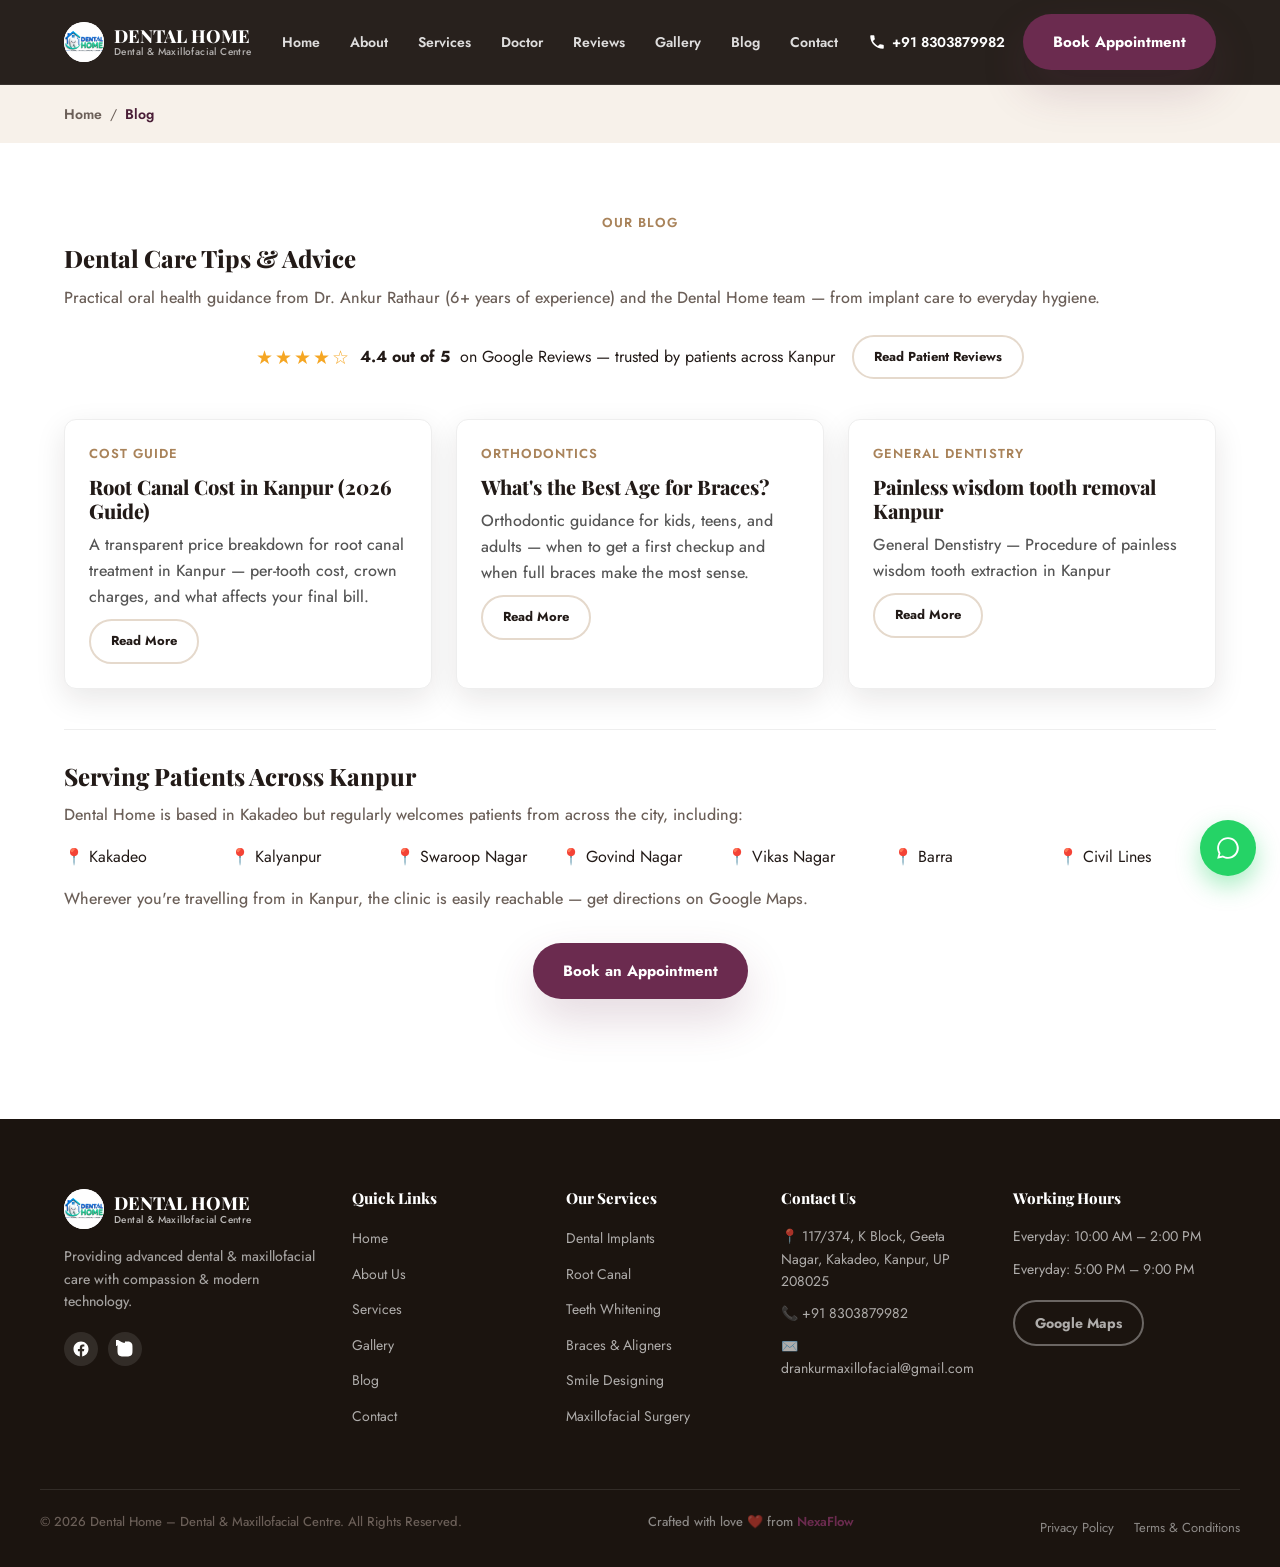
<file: blog/index.html>
<!DOCTYPE html>
<html lang="en">
<head>
<meta charset="UTF-8">
<meta name="viewport" content="width=device-width, initial-scale=1.0, viewport-fit=cover">
<title>Dental Care Blog | Dental Home Kanpur | Dr. Ankur Rathaur</title>
<meta name="description" content="Dental care tips, treatment costs and oral health advice from Dental Home Kanpur, led by Dr. Ankur Rathaur, Oral & Maxillofacial Surgeon in Kakadeo, Kanpur. Rated 4.4★ on Google.">
<meta name="robots" content="index, follow, max-image-preview:large">
<link rel="canonical" href="https://www.dentalclinickanpur.com/blog/">

<meta property="og:type" content="website">
<meta property="og:title" content="Dental Care Blog | Dental Home Kanpur">
<meta property="og:description" content="Dental care tips, treatment costs and oral health advice from Dental Home Kanpur.">
<meta property="og:url" content="https://www.dentalclinickanpur.com/blog/">
<meta property="og:image" content="https://www.dentalclinickanpur.com/og-image.jpg">
<meta property="og:locale" content="en_IN">
<meta property="og:site_name" content="Dental Home">

<meta name="geo.region" content="IN-UP">
<meta name="geo.placename" content="Kakadeo, Kanpur">
<meta name="geo.position" content="26.4814097;80.2920206">

<link rel="preconnect" href="https://fonts.googleapis.com">
<link rel="preconnect" href="https://fonts.gstatic.com" crossorigin>
<link href="https://fonts.googleapis.com/css2?family=Playfair+Display:ital,wght@0,500;0,600;0,700;0,800;1,600&family=Jost:wght@400;500;600;700&display=swap" rel="stylesheet">
<link rel="preload" as="style" href="../styles.css">
<link rel="stylesheet" href="../styles.css">
<link rel="icon" type="image/webp" href="../logo.webp">

<!-- Google tag (gtag.js) -->
<script async src="https://www.googletagmanager.com/gtag/js?id=G-8995RLW24F"></script>
<script>
  window.dataLayer = window.dataLayer || [];
  function gtag(){dataLayer.push(arguments);}
  gtag('js', new Date());
  gtag('config', 'G-8995RLW24F');
</script>

<script type="application/ld+json">
{
  "@context": "https://schema.org",
  "@graph": [
    {
      "@type": "BreadcrumbList",
      "itemListElement": [
        { "@type": "ListItem", "position": 1, "name": "Home", "item": "https://www.dentalclinickanpur.com/" },
        { "@type": "ListItem", "position": 2, "name": "Blog", "item": "https://www.dentalclinickanpur.com/blog/" }
      ]
    },
    {
      "@type": "Blog",
      "name": "Dental Home Kanpur Blog",
      "url": "https://www.dentalclinickanpur.com/blog/",
      "publisher": { "@type": "Dentist", "name": "Dental Home - Dental & Maxillofacial Centre" },
      "blogPost": [
        {
          "@type": "BlogPosting",
          "headline": "Root Canal Cost in Kanpur (2026 Guide)",
          "url": "https://www.dentalclinickanpur.com/blog/root-canal-cost-kanpur.html"
        },
        {
          "@type": "BlogPosting",
          "headline": "What's the Best Age for Braces?",
          "url": "https://www.dentalclinickanpur.com/blog/best-age-for-braces.html"
        }
      ]
    },
    {
      "@type": "Dentist",
      "name": "Dental Home - Dental & Maxillofacial Centre",
      "image": "https://www.dentalclinickanpur.com/og-image.jpg",
      "telephone": "+91-8303879982",
      "address": {
        "@type": "PostalAddress",
        "streetAddress": "117/374, K Block, Geeta Nagar, Kakadeo",
        "addressLocality": "Kanpur",
        "addressRegion": "UP",
        "postalCode": "208025",
        "addressCountry": "IN"
      },
      "aggregateRating": {
        "@type": "AggregateRating",
        "ratingValue": "4.4",
        "bestRating": "5",
        "ratingCount": "1"
      },
      "areaServed": ["Kakadeo", "Kalyanpur", "Swaroop Nagar", "Govind Nagar", "Vikas Nagar", "Barra", "Civil Lines", "Kanpur"]
    }
  ]
}
</script>
</head>
<body>

<a class="skip-link" href="#main-content">Skip to main content</a>

<header class="site-header" id="siteHeader">
  <div class="container header-inner">
    <a href="../index.html" class="logo" aria-label="Dental Home homepage">
      <img src="../logo.webp" alt="Dental Home logo" class="logo-icon">
      <span class="logo-text">DENTAL HOME<small>Dental &amp; Maxillofacial Centre</small></span>
    </a>
    <nav class="main-nav" id="mainNav" aria-label="Primary">
      <ul>
        <li><a href="../index.html#home">Home</a></li>
        <li><a href="../index.html#about">About</a></li>
        <li><a href="../index.html#services">Services</a></li>
        <li><a href="../index.html#doctor">Doctor</a></li>
        <li><a href="../index.html#reviews">Reviews</a></li>
        <li><a href="../gallery.html">Gallery</a></li>
        <li><a href="./" aria-current="page">Blog</a></li>
        <li><a href="../index.html#location">Contact</a></li>
      </ul>
    </nav>
    <div class="header-actions">
      <a href="tel:+918303879982" class="header-phone" aria-label="Call Dental Home">
        <svg width="18" height="18" viewBox="0 0 24 24" fill="none" aria-hidden="true"><path d="M6.6 10.8c1.4 2.8 3.8 5.1 6.6 6.6l2.2-2.2c.3-.3.7-.4 1-.2 1.1.4 2.3.6 3.6.6.6 0 1 .4 1 1V20c0 .6-.4 1-1 1C10.6 21 3 13.4 3 4c0-.6.4-1 1-1h3.5c.6 0 1 .4 1 1 0 1.3.2 2.5.6 3.6.1.4 0 .8-.2 1L6.6 10.8z" fill="currentColor"/></svg>
        <span>+91 8303879982</span>
      </a>
      <a href="../index.html#appointment" class="btn btn-primary">Book Appointment</a>
      <button class="menu-toggle" id="menuToggle" aria-label="Toggle menu" aria-expanded="false" aria-controls="mainNav">
        <span></span><span></span><span></span>
      </button>
    </div>
  </div>
</header>

<div class="breadcrumb-bar">
  <div class="container">
    <ol>
      <li><a href="../index.html">Home</a></li>
      <li>Blog</li>
    </ol>
  </div>
</div>

<main id="main-content">
  <section class="blog-page">
    <div class="container">
      <div class="page-head" data-animate="fade-up">
        <p class="eyebrow center">Our Blog</p>
        <h1>Dental Care Tips &amp; Advice</h1>
        <p>Practical oral health guidance from Dr. Ankur Rathaur (6+ years of experience) and the Dental Home team &mdash; from implant care to everyday hygiene.</p>
      </div>

      <!-- Rating strip -->
      <div class="blog-rating-strip" data-animate="fade-up" style="display:flex; align-items:center; justify-content:center; gap:.6rem; flex-wrap:wrap; margin:1.5rem 0 2.5rem; text-align:center;">
        <span aria-hidden="true" style="color:#f5a623; font-size:1.2rem; letter-spacing:2px;">★★★★☆</span>
        <strong>4.4 out of 5</strong>
        <span>on Google Reviews &mdash; trusted by patients across Kanpur</span>
        <a href="../index.html#reviews" class="btn btn-outline btn-sm" style="margin-left:.5rem;">Read Patient Reviews</a>
      </div>

      <!-- Blog post grid -->
      <div class="blog-grid" style="display:grid; grid-template-columns:repeat(auto-fit, minmax(280px, 1fr)); gap:1.5rem; margin-bottom:2.5rem;">
        <article class="blog-card" style="border:1px solid #eee; border-radius:12px; padding:1.5rem; display:flex; flex-direction:column; gap:.6rem;">
          <p class="eyebrow" style="margin:0;">Cost Guide</p>
          <h2 style="margin:0; font-size:1.25rem;"><a href="root-canal-cost-kanpur.html">Root Canal Cost in Kanpur (2026 Guide)</a></h2>
          <p style="margin:0; color:#555;">A transparent price breakdown for root canal treatment in Kanpur &mdash; per-tooth cost, crown charges, and what affects your final bill.</p>
          <a href="root-canal-cost-kanpur.html" class="btn btn-outline btn-sm" style="align-self:flex-start;">Read More</a>
        </article>
        <article class="blog-card" style="border:1px solid #eee; border-radius:12px; padding:1.5rem; display:flex; flex-direction:column; gap:.6rem;">
          <p class="eyebrow" style="margin:0;">Orthodontics</p>
          <h2 style="margin:0; font-size:1.25rem;"><a href="best-age-for-braces.html">What's the Best Age for Braces?</a></h2>
          <p style="margin:0; color:#555;">Orthodontic guidance for kids, teens, and adults &mdash; when to get a first checkup and when full braces make the most sense.</p>
          <a href="best-age-for-braces.html" class="btn btn-outline btn-sm" style="align-self:flex-start;">Read More</a>
        </article>
        <article class="blog-card" style="border:1px solid #eee; border-radius:12px; padding:1.5rem; display:flex; flex-direction:column; gap:.6rem;">
          <p class="eyebrow" style="margin:0;">General Dentistry</p>
          <h2 style="margin:0; font-size:1.25rem;"><a href="wisdom-tooth-pain-kanpur.html">Painless wisdom tooth removal Kanpur</a></h2>
          <p style="margin:0; color:#555;">General Denstistry &mdash; Procedure of painless wisdom tooth extraction in Kanpur</p>
          <a href="best-age-for-braces.html" class="btn btn-outline btn-sm" style="align-self:flex-start;">Read More</a>
        </article>
      </div>

      <!-- Service area section -->
      <div class="blog-service-area" data-animate="fade-up" style="border-top:1px solid #eee; padding-top:2rem;">
        <h2>Serving Patients Across Kanpur</h2>
        <p>Dental Home is based in Kakadeo but regularly welcomes patients from across the city, including:</p>
        <ul style="display:grid; grid-template-columns:repeat(auto-fit, minmax(140px, 1fr)); gap:.5rem; list-style:none; padding:0; margin:1rem 0;">
          <li>📍 Kakadeo</li>
          <li>📍 Kalyanpur</li>
          <li>📍 Swaroop Nagar</li>
          <li>📍 Govind Nagar</li>
          <li>📍 Vikas Nagar</li>
          <li>📍 Barra</li>
          <li>📍 Civil Lines</li>
        </ul>
        <p>Wherever you're travelling from in Kanpur, the clinic is easily reachable &mdash; <a href="https://maps.app.goo.gl/cbUGMkcaMZjbqooq9" target="_blank" rel="noopener">get directions on Google Maps</a>.</p>
      </div>

      <div style="text-align:center; margin-top:2rem;">
        <a href="../index.html#appointment" class="btn btn-primary">Book an Appointment</a>
      </div>
    </div>
  </section>
</main>

<footer class="site-footer" id="contact">
  <div class="container footer-grid">
    <div class="footer-brand">
      <a href="../index.html" class="logo logo-light">
        <img src="../logo.webp" alt="Dental Home logo" class="logo-icon">
        <span class="logo-text">DENTAL HOME<small>Dental &amp; Maxillofacial Centre</small></span>
      </a>
      <p>Providing advanced dental &amp; maxillofacial care with compassion &amp; modern technology.</p>
     <div class="social-icons">
<a href="https://www.facebook.com/share/1BfQzqiP3y/" aria-label="Facebook" target="_blank" rel="noopener">
  <svg width="18" height="18" viewBox="0 0 24 24" fill="currentColor" aria-hidden="true"><path d="M22 12.06C22 6.5 17.52 2 12 2S2 6.5 2 12.06c0 5 3.66 9.15 8.44 9.94v-7.03H7.9v-2.91h2.54V9.85c0-2.5 1.49-3.89 3.77-3.89 1.09 0 2.24.2 2.24.2v2.46h-1.26c-1.24 0-1.63.77-1.63 1.56v1.88h2.78l-.44 2.91h-2.34V22c4.78-.79 8.44-4.94 8.44-9.94z"/></svg>
</a>
<a href="ttps://www.instagram.com/dentalhomedentalclinic?stkn=bnBxMGw4M2kzOHNy" aria-label="Instagram" target="_blank" rel="noopener">
  <svg width="18" height="18" viewBox="0 0 24 24" fill="currentColor" aria-hidden="true"><path d="M12 2c2.7 0 3.06.01 4.12.06 1.06.05 1.79.22 2.43.47.66.26 1.21.6 1.76 1.15.55.55.9 1.1 1.15 1.76.25.64.42 1.37.47 2.43.05 1.06.06 1.42.06 4.13s-.01 3.07-.06 4.13c-.05 1.06-.22 1.79-.47 2.43-.26.66-.6 1.21-1.15 1.76-.55.55-1.1.9-1.76 1.15-.64.25-1.37.42-2.43.47-1.06.05-1.42.06-4.12.06s-3.07-.01-4.13-.06c-1.06-.05-1.79-.22-2.43-.47-.66-.26-1.21-.6-1.76-1.15-.55-.55-.9-1.1-1.15-1.76-.25-.64-.42-1.37-.47-2.43C2.01 15.07 2 14.71 2 12s.01-3.07.06-4.13c.05-1.06.22-1.79.3-1.65-.16.42-.36.71-.67 1.02-.31.31-.6.51-1.02.67-.31.12-.78.26-1.65.3-1.05.05-1.37.06-4.04.06s-2.99-.01-4.04-.06c-.87-.04-1.34-.18-1.65-.3-.42-.16-.71-.36-1.02-.67-.31-.31-.51-.6-.67-1.02-.12-.31-.26-.78-.3-1.65-.05-1.05-.06-1.37-.06-4.04s.01-2.99.06-4.04c.04-.87.18-1.34.3-1.65.16-.42.36-.71.67-1.02.31-.31.6-.51 1.02-.67.31-.12.78-.26 1.65-.3C8.93 3.81 9.3 3.8 12 3.8s2.99.01 4.04.06c.87.04 1.34.18 1.65.3.42.16.71.36 1.02.67.31.31.51.6.67 1.02.12.31.26.78.3 1.65.05 1.05.06 1.37.06 4.04s-.01 2.99-.06 4.04c-.04.87-.18 1.34-.3 1.65-.16.42-.36.71-.67 1.02-.31.31-.6.51-1.02.67-.31.12-.78.26-1.65.3-1.05.05-1.37.06-4.04.06zm0-14.75a4.15 4.15 0 110 8.3 4.15 4.15 0 010-8.3zm0 1.8a2.35 2.35 0 100 4.7 2.35 2.35 0 000-4.7zm5.28-1.99a.97.97 0 11-1.94 0 .97.97 0 011.94 0z"/></svg>
</a>
      </div>
    </div>
    <nav class="footer-col" aria-label="Quick Links">
      <h4>Quick Links</h4>
      <ul>
        <li><a href="../index.html#home">Home</a></li>
        <li><a href="../index.html#about">About Us</a></li>
        <li><a href="../index.html#services">Services</a></li>
        <li><a href="../gallery.html">Gallery</a></li>
        <li><a href="./">Blog</a></li>
        <li><a href="../index.html#location">Contact</a></li>
      </ul>
    </nav>
    <nav class="footer-col" aria-label="Our Services">
      <h4>Our Services</h4>
      <ul>
        <li><a href="../index.html#appointment">Dental Implants</a></li>
        <li><a href="../index.html#appointment">Root Canal</a></li>
        <li><a href="../index.html#appointment">Teeth Whitening</a></li>
        <li><a href="../index.html#appointment">Braces &amp; Aligners</a></li>
        <li><a href="../index.html#appointment">Smile Designing</a></li>
        <li><a href="../index.html#appointment">Maxillofacial Surgery</a></li>
      </ul>
    </nav>
    <div class="footer-col">
      <h4>Contact Us</h4>
      <ul class="contact-list">
        <li>📍 117/374, K Block, Geeta Nagar, Kakadeo, Kanpur, UP 208025</li>
        <li>📞 <a href="tel:+918303879982">+91 8303879982</a></li>
        <li>✉️ <a href="mailto:drankurmaxillofacial@gmail.com">drankurmaxillofacial@gmail.com</a></li>
      </ul>
    </div>
    <div class="footer-col">
      <h4>Working Hours</h4>
      <ul class="contact-list">
        <li>Everyday: 10:00 AM &ndash; 2:00 PM</li>
        <li>Everyday: 5:00 PM &ndash; 9:00 PM</li>
      </ul>
      <a href="https://maps.app.goo.gl/cbUGMkcaMZjbqooq9" target="_blank" rel="noopener" class="btn btn-outline-light btn-sm">Google Maps</a>
    </div>
  </div>
  <div class="container footer-bottom">
    <p>© 2026 Dental Home – Dental &amp; Maxillofacial Centre. All Rights Reserved.</p>
    <p class="crafted-by">Crafted with love <span class="beating-heart">❤️</span> from <a href="https://www.gonexaflow.com" target="_blank" rel="noopener">NexaFlow</a></p>
    <div class="footer-legal">
      <a href="#">Privacy Policy</a>
      <a href="#">Terms &amp; Conditions</a>
    </div>
  </div>
</footer>

<a href="https://wa.me/918303879982" class="whatsapp-fab" target="_blank" rel="noopener" aria-label="Chat on WhatsApp">
  <svg width="26" height="26" viewBox="0 0 24 24" fill="white" aria-hidden="true"><path d="M12 2C6.5 2 2 6.5 2 12c0 1.8.5 3.5 1.3 5L2 22l5.2-1.3c1.4.8 3.1 1.3 4.8 1.3 5.5 0 10-4.5 10-10S17.5 2 12 2zm0 18.2c-1.5 0-3-.4-4.3-1.1l-.3-.2-3.1.8.8-3-.2-.3c-.8-1.3-1.2-2.8-1.2-4.4 0-4.5 3.7-8.2 8.2-8.2s8.2 3.7 8.2 8.2-3.6 8.2-8.1 8.2z"/></svg>
</a>

<script src="../script.js" defer></script>
</body>
</html>
</file>
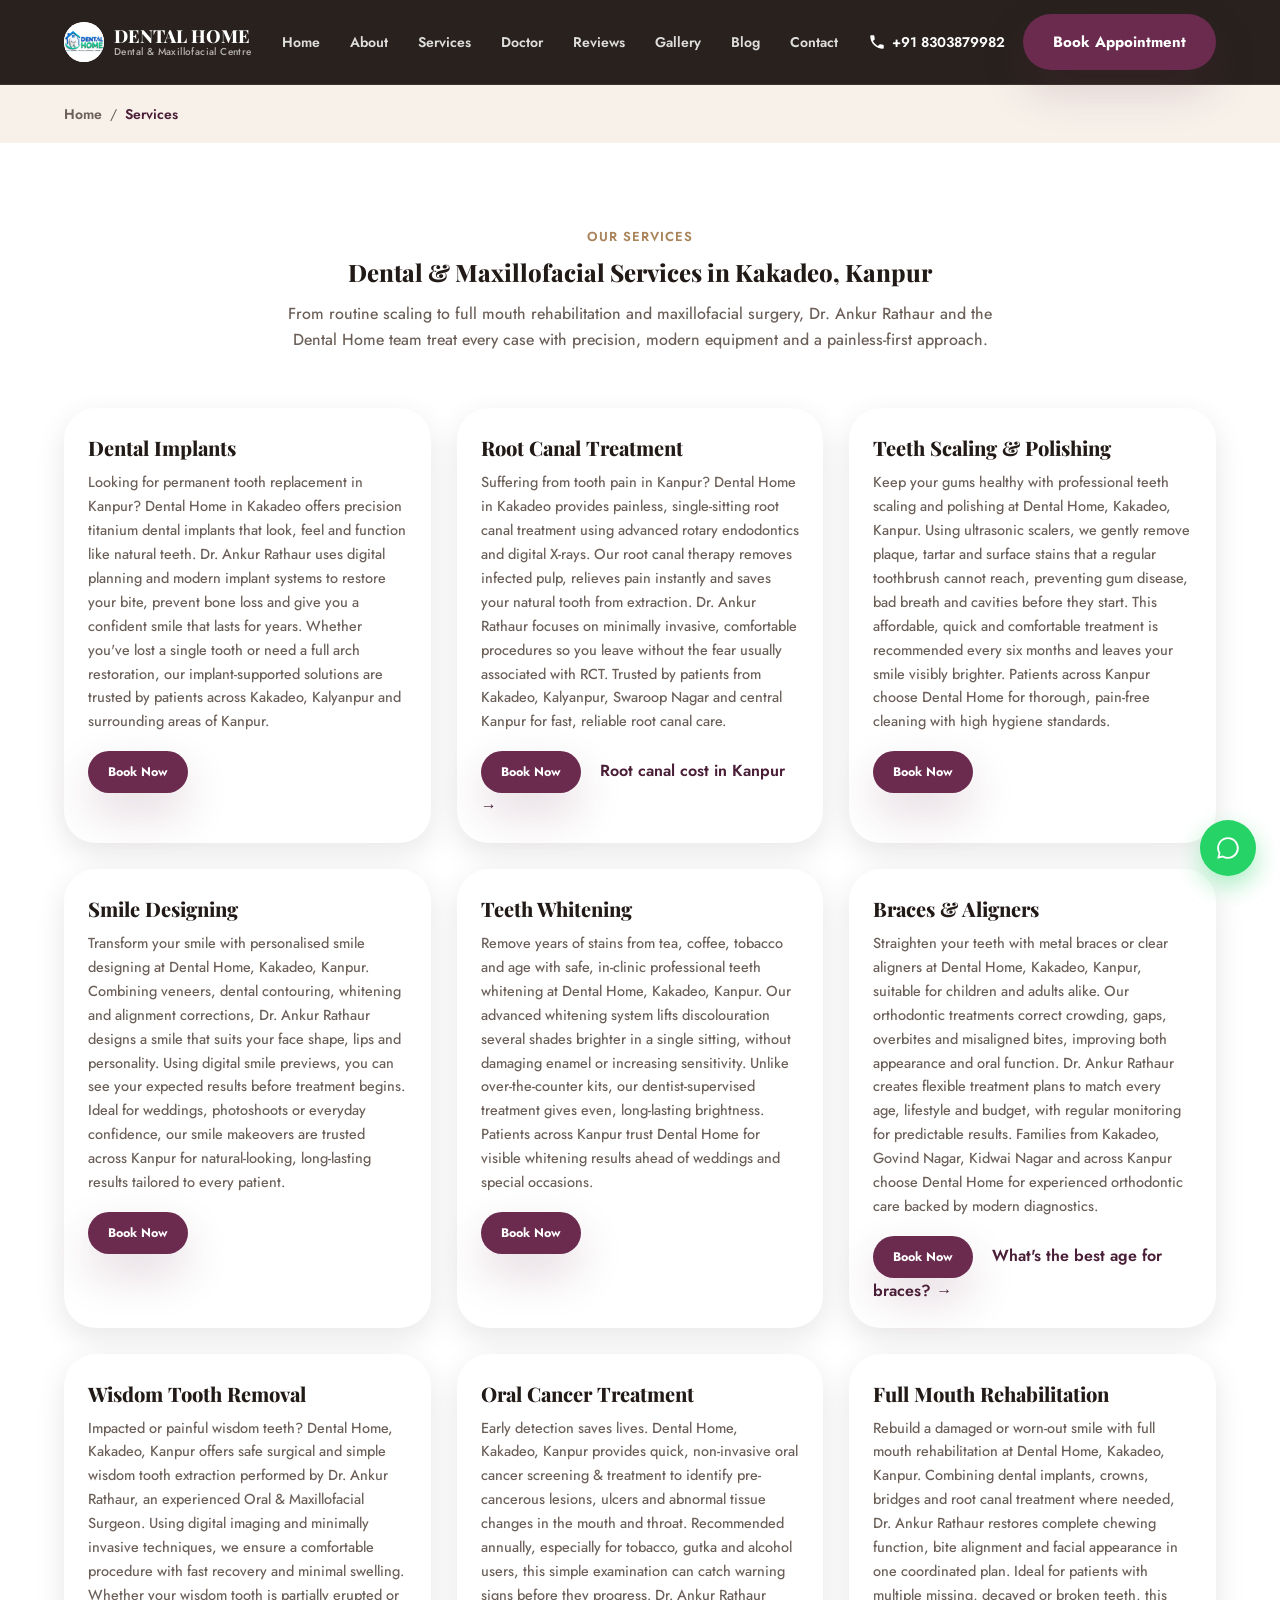
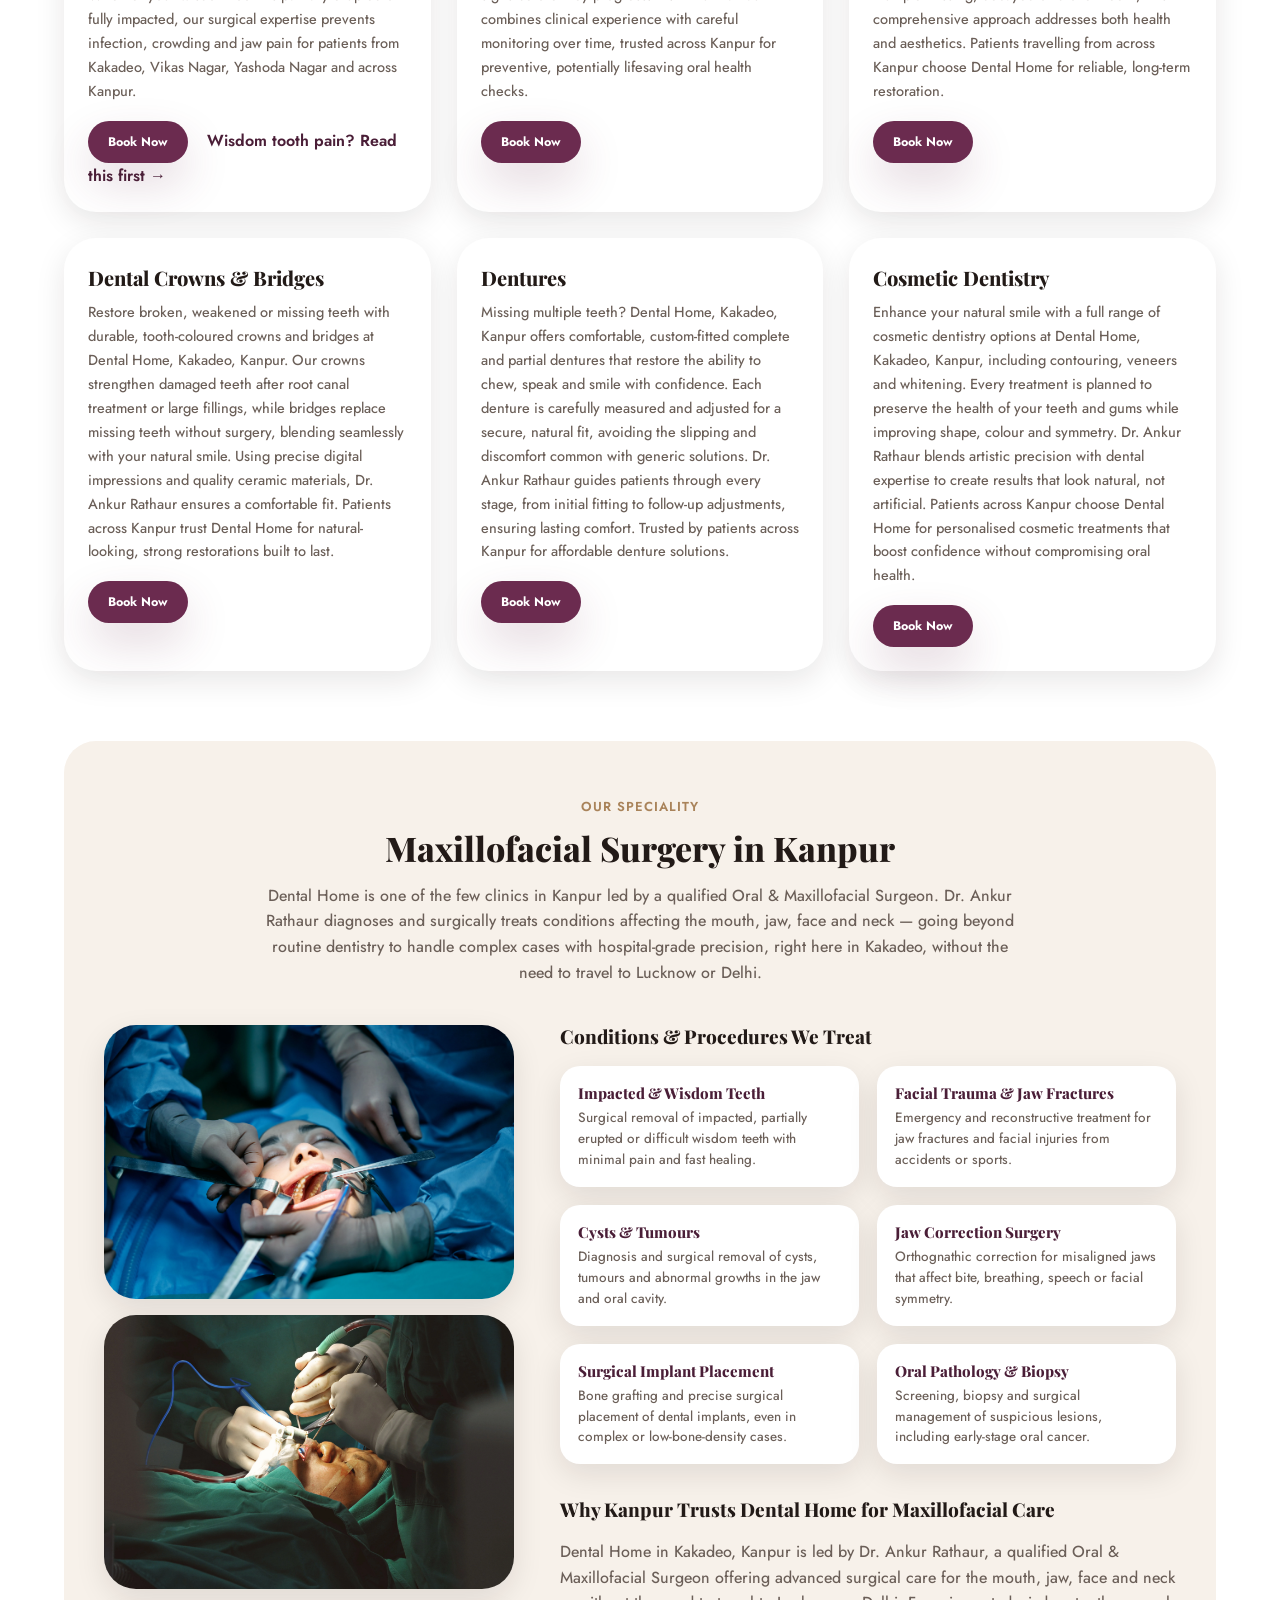
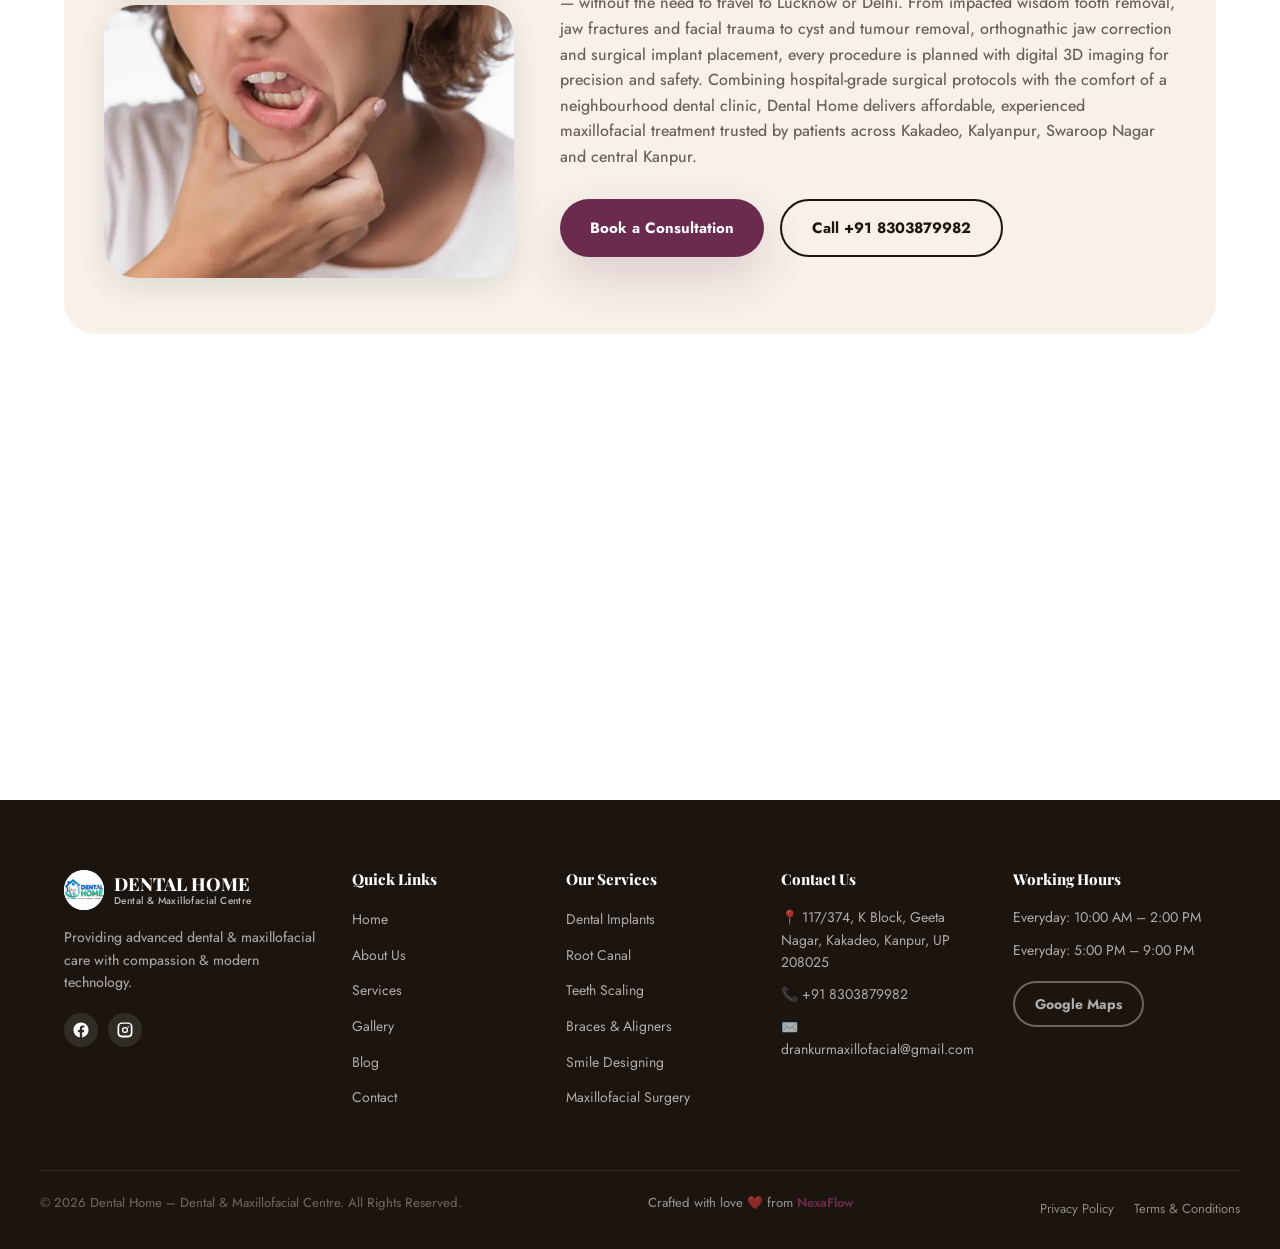
<file: service.html>
<!DOCTYPE html>
<html lang="en">
<head>
<!-- Google tag (gtag.js) -->
<script async src="https://www.googletagmanager.com/gtag/js?id=G-8995RLW24F"></script>
<script>
  window.dataLayer = window.dataLayer || [];
  function gtag(){dataLayer.push(arguments);}
  gtag('js', new Date());
  gtag('config', 'G-8995RLW24F');
</script>
<meta charset="UTF-8">
<meta name="viewport" content="width=device-width, initial-scale=1.0, viewport-fit=cover">
<title>Dental Services in Kanpur | Dental Home &mdash; Kakadeo</title>
<meta name="description" content="Explore all dental services at Dental Home, Kakadeo, Kanpur — implants, root canal, scaling, braces, smile designing, wisdom tooth removal & maxillofacial surgery by Dr. Ankur Rathaur. Serving Kakadeo, Kalyanpur, Swaroop Nagar & Govind Nagar.">
<meta name="robots" content="index, follow, max-image-preview:large">
<link rel="canonical" href="https://www.dentalclinickanpur.com/service.html">

<meta property="og:type" content="website">
<meta property="og:title" content="Dental Services in Kanpur | Dental Home, Kakadeo">
<meta property="og:description" content="Implants, root canal, scaling, braces, smile designing, wisdom tooth removal & maxillofacial surgery at Dental Home, Kakadeo, Kanpur.">
<meta property="og:url" content="https://www.dentalclinickanpur.com/service.html">
<meta property="og:image" content="https://www.dentalclinickanpur.com/og-image.jpg">
<meta property="og:locale" content="en_IN">
<meta property="og:site_name" content="Dental Home">

<meta name="geo.region" content="IN-UP">
<meta name="geo.placename" content="Kakadeo, Kanpur">
<meta name="geo.position" content="26.4814097;80.2920206">

<link rel="preconnect" href="https://fonts.googleapis.com">
<link rel="preconnect" href="https://fonts.gstatic.com" crossorigin>
<link href="https://fonts.googleapis.com/css2?family=Playfair+Display:ital,wght@0,500;0,600;0,700;0,800;1,600&family=Jost:wght@400;500;600;700&display=swap" rel="stylesheet">
<link rel="preload" as="style" href="styles.css">
<link rel="stylesheet" href="styles.css">
<link rel="preload" as="style" href="service.css">
<link rel="stylesheet" href="service.css">
<link rel="icon" type="image/webp" href="logo.webp">

<script type="application/ld+json">
{
  "@context": "https://schema.org",
  "@graph": [
    {
      "@type": "BreadcrumbList",
      "itemListElement": [
        { "@type": "ListItem", "position": 1, "name": "Home", "item": "https://www.dentalclinickanpur.com/" },
        { "@type": "ListItem", "position": 2, "name": "Services", "item": "https://www.dentalclinickanpur.com/service.html" }
      ]
    },
    {
      "@type": "ItemList",
      "name": "Dental Services at Dental Home, Kakadeo, Kanpur",
      "itemListElement": [
        { "@type": "MedicalProcedure", "position": 1, "name": "Dental Implants" },
        { "@type": "MedicalProcedure", "position": 2, "name": "Root Canal Treatment" },
        { "@type": "MedicalProcedure", "position": 3, "name": "Teeth Scaling & Polishing" },
        { "@type": "MedicalProcedure", "position": 4, "name": "Smile Designing" },
        { "@type": "MedicalProcedure", "position": 5, "name": "Teeth Whitening" },
        { "@type": "MedicalProcedure", "position": 6, "name": "Braces & Aligners" },
        { "@type": "MedicalProcedure", "position": 7, "name": "Wisdom Tooth Removal" },
        { "@type": "MedicalProcedure", "position": 8, "name": "Maxillofacial Surgery" },
        { "@type": "MedicalProcedure", "position": 9, "name": "Oral Cancer Treatment" },
        { "@type": "MedicalProcedure", "position": 10, "name": "Full Mouth Rehabilitation" },
        { "@type": "MedicalProcedure", "position": 11, "name": "Dental Crowns & Bridges" },
        { "@type": "MedicalProcedure", "position": 12, "name": "Dentures" },
        { "@type": "MedicalProcedure", "position": 13, "name": "Cosmetic Dentistry" }
      ]
    }
  ]
}
</script>
</head>
<body>

<a class="skip-link" href="#main-content">Skip to main content</a>

<header class="site-header" id="siteHeader">
  <div class="container header-inner">
    <a href="index.html" class="logo" aria-label="Dental Home homepage">
      <img src="logo.webp" alt="Dental Home logo" class="logo-icon">
      <span class="logo-text">DENTAL HOME<small>Dental &amp; Maxillofacial Centre</small></span>
    </a>
    <nav class="main-nav" id="mainNav" aria-label="Primary">
      <ul>
        <li><a href="index.html#home">Home</a></li>
        <li><a href="index.html#about">About</a></li>
        <li><a href="service.html" aria-current="page">Services</a></li>
        <li><a href="index.html#doctor">Doctor</a></li>
        <li><a href="index.html#reviews">Reviews</a></li>
        <li><a href="gallery.html">Gallery</a></li>
        <li><a href="blog/">Blog</a></li>
        <li><a href="index.html#location">Contact</a></li>
      </ul>
    </nav>
    <div class="header-actions">
      <a href="tel:+918303879982" class="header-phone" aria-label="Call Dental Home">
        <svg width="18" height="18" viewBox="0 0 24 24" fill="none" aria-hidden="true"><path d="M6.6 10.8c1.4 2.8 3.8 5.1 6.6 6.6l2.2-2.2c.3-.3.7-.4 1-.2 1.1.4 2.3.6 3.6.6.6 0 1 .4 1 1V20c0 .6-.4 1-1 1C10.6 21 3 13.4 3 4c0-.6.4-1 1-1h3.5c.6 0 1 .4 1 1 0 1.3.2 2.5.6 3.6.1.4 0 .8-.2 1L6.6 10.8z" fill="currentColor"/></svg>
        <span>+91 8303879982</span>
      </a>
      <a href="index.html#appointment" class="btn btn-primary">Book Appointment</a>
      <button class="menu-toggle" id="menuToggle" aria-label="Toggle menu" aria-expanded="false" aria-controls="mainNav">
        <span></span><span></span><span></span>
      </button>
    </div>
  </div>
</header>

<div class="breadcrumb-bar">
  <div class="container">
    <ol>
      <li><a href="index.html">Home</a></li>
      <li>Services</li>
    </ol>
  </div>
</div>

<main id="main-content">
  <section class="services-page">
    <div class="container">
      <div class="page-head" data-animate="fade-up">
        <p class="eyebrow center">Our Services</p>
        <h1>Dental &amp; Maxillofacial Services in Kakadeo, Kanpur</h1>
        <p>From routine scaling to full mouth rehabilitation and maxillofacial surgery, Dr. Ankur Rathaur and the Dental Home team treat every case with precision, modern equipment and a painless-first approach.</p>
      </div>

      <div class="services-card-grid">

        <article class="service-card" id="dental-implants">
          <div class="service-card-inner">
            <h2>Dental Implants</h2>
            <p>Looking for permanent tooth replacement in Kanpur? Dental Home in Kakadeo offers precision titanium dental implants that look, feel and function like natural teeth. Dr. Ankur Rathaur uses digital planning and modern implant systems to restore your bite, prevent bone loss and give you a confident smile that lasts for years. Whether you've lost a single tooth or need a full arch restoration, our implant-supported solutions are trusted by patients across Kakadeo, Kalyanpur and surrounding areas of Kanpur.</p>
            <a href="index.html#appointment" class="btn btn-primary btn-sm">Book Now</a>
          </div>
        </article>

        <article class="service-card" id="root-canal">
          <div class="service-card-inner">
            <h2>Root Canal Treatment</h2>
            <p>Suffering from tooth pain in Kanpur? Dental Home in Kakadeo provides painless, single-sitting root canal treatment using advanced rotary endodontics and digital X-rays. Our root canal therapy removes infected pulp, relieves pain instantly and saves your natural tooth from extraction. Dr. Ankur Rathaur focuses on minimally invasive, comfortable procedures so you leave without the fear usually associated with RCT. Trusted by patients from Kakadeo, Kalyanpur, Swaroop Nagar and central Kanpur for fast, reliable root canal care.</p>
            <a href="index.html#appointment" class="btn btn-primary btn-sm">Book Now</a>
            <a href="blog/root-canal-cost-kanpur.html" class="link-accent" style="margin-left:14px;">Root canal cost in Kanpur →</a>
          </div>
        </article>

        <article class="service-card" id="teeth-scaling-polishing">
          <div class="service-card-inner">
            <h2>Teeth Scaling &amp; Polishing</h2>
            <p>Keep your gums healthy with professional teeth scaling and polishing at Dental Home, Kakadeo, Kanpur. Using ultrasonic scalers, we gently remove plaque, tartar and surface stains that a regular toothbrush cannot reach, preventing gum disease, bad breath and cavities before they start. This affordable, quick and comfortable treatment is recommended every six months and leaves your smile visibly brighter. Patients across Kanpur choose Dental Home for thorough, pain-free cleaning with high hygiene standards.</p>
            <a href="index.html#appointment" class="btn btn-primary btn-sm">Book Now</a>
          </div>
        </article>

        <article class="service-card" id="smile-designing">
          <div class="service-card-inner">
            <h2>Smile Designing</h2>
            <p>Transform your smile with personalised smile designing at Dental Home, Kakadeo, Kanpur. Combining veneers, dental contouring, whitening and alignment corrections, Dr. Ankur Rathaur designs a smile that suits your face shape, lips and personality. Using digital smile previews, you can see your expected results before treatment begins. Ideal for weddings, photoshoots or everyday confidence, our smile makeovers are trusted across Kanpur for natural-looking, long-lasting results tailored to every patient.</p>
            <a href="index.html#appointment" class="btn btn-primary btn-sm">Book Now</a>
          </div>
        </article>

        <article class="service-card" id="teeth-whitening">
          <div class="service-card-inner">
            <h2>Teeth Whitening</h2>
            <p>Remove years of stains from tea, coffee, tobacco and age with safe, in-clinic professional teeth whitening at Dental Home, Kakadeo, Kanpur. Our advanced whitening system lifts discolouration several shades brighter in a single sitting, without damaging enamel or increasing sensitivity. Unlike over-the-counter kits, our dentist-supervised treatment gives even, long-lasting brightness. Patients across Kanpur trust Dental Home for visible whitening results ahead of weddings and special occasions.</p>
            <a href="index.html#appointment" class="btn btn-primary btn-sm">Book Now</a>
          </div>
        </article>

        <article class="service-card" id="braces-aligners">
          <div class="service-card-inner">
            <h2>Braces &amp; Aligners</h2>
            <p>Straighten your teeth with metal braces or clear aligners at Dental Home, Kakadeo, Kanpur, suitable for children and adults alike. Our orthodontic treatments correct crowding, gaps, overbites and misaligned bites, improving both appearance and oral function. Dr. Ankur Rathaur creates flexible treatment plans to match every age, lifestyle and budget, with regular monitoring for predictable results. Families from Kakadeo, Govind Nagar, Kidwai Nagar and across Kanpur choose Dental Home for experienced orthodontic care backed by modern diagnostics.</p>
            <a href="index.html#appointment" class="btn btn-primary btn-sm">Book Now</a>
            <a href="blog/best-age-for-braces.html" class="link-accent" style="margin-left:14px;">What's the best age for braces? →</a>
          </div>
        </article>

        <article class="service-card" id="wisdom-tooth-removal">
          <div class="service-card-inner">
            <h2>Wisdom Tooth Removal</h2>
            <p>Impacted or painful wisdom teeth? Dental Home, Kakadeo, Kanpur offers safe surgical and simple wisdom tooth extraction performed by Dr. Ankur Rathaur, an experienced Oral &amp; Maxillofacial Surgeon. Using digital imaging and minimally invasive techniques, we ensure a comfortable procedure with fast recovery and minimal swelling. Whether your wisdom tooth is partially erupted or fully impacted, our surgical expertise prevents infection, crowding and jaw pain for patients from Kakadeo, Vikas Nagar, Yashoda Nagar and across Kanpur.</p>
            <a href="index.html#appointment" class="btn btn-primary btn-sm">Book Now</a>
            <a href="blog/wisdom-tooth-pain-kanpur.html" class="link-accent" style="margin-left:14px;">Wisdom tooth pain? Read this first →</a>
          </div>
        </article>

        <article class="service-card" id="oral-cancer-screening">
          <div class="service-card-inner">
            <h2>Oral Cancer Treatment</h2>
            <p>Early detection saves lives. Dental Home, Kakadeo, Kanpur provides quick, non-invasive oral cancer screening & treatment to identify pre-cancerous lesions, ulcers and abnormal tissue changes in the mouth and throat. Recommended annually, especially for tobacco, gutka and alcohol users, this simple examination can catch warning signs before they progress. Dr. Ankur Rathaur combines clinical experience with careful monitoring over time, trusted across Kanpur for preventive, potentially lifesaving oral health checks.</p>
            <a href="index.html#appointment" class="btn btn-primary btn-sm">Book Now</a>
          </div>
        </article>

        <article class="service-card" id="full-mouth-rehabilitation">
          <div class="service-card-inner">
            <h2>Full Mouth Rehabilitation</h2>
            <p>Rebuild a damaged or worn-out smile with full mouth rehabilitation at Dental Home, Kakadeo, Kanpur. Combining dental implants, crowns, bridges and root canal treatment where needed, Dr. Ankur Rathaur restores complete chewing function, bite alignment and facial appearance in one coordinated plan. Ideal for patients with multiple missing, decayed or broken teeth, this comprehensive approach addresses both health and aesthetics. Patients travelling from across Kanpur choose Dental Home for reliable, long-term restoration.</p>
            <a href="index.html#appointment" class="btn btn-primary btn-sm">Book Now</a>
          </div>
        </article>

        <article class="service-card" id="dental-crowns-bridges">
          <div class="service-card-inner">
            <h2>Dental Crowns &amp; Bridges</h2>
            <p>Restore broken, weakened or missing teeth with durable, tooth-coloured crowns and bridges at Dental Home, Kakadeo, Kanpur. Our crowns strengthen damaged teeth after root canal treatment or large fillings, while bridges replace missing teeth without surgery, blending seamlessly with your natural smile. Using precise digital impressions and quality ceramic materials, Dr. Ankur Rathaur ensures a comfortable fit. Patients across Kanpur trust Dental Home for natural-looking, strong restorations built to last.</p>
            <a href="index.html#appointment" class="btn btn-primary btn-sm">Book Now</a>
          </div>
        </article>

        <article class="service-card" id="dentures">
          <div class="service-card-inner">
            <h2>Dentures</h2>
            <p>Missing multiple teeth? Dental Home, Kakadeo, Kanpur offers comfortable, custom-fitted complete and partial dentures that restore the ability to chew, speak and smile with confidence. Each denture is carefully measured and adjusted for a secure, natural fit, avoiding the slipping and discomfort common with generic solutions. Dr. Ankur Rathaur guides patients through every stage, from initial fitting to follow-up adjustments, ensuring lasting comfort. Trusted by patients across Kanpur for affordable denture solutions.</p>
            <a href="index.html#appointment" class="btn btn-primary btn-sm">Book Now</a>
          </div>
        </article>

        <article class="service-card" id="cosmetic-dentistry">
          <div class="service-card-inner">
            <h2>Cosmetic Dentistry</h2>
            <p>Enhance your natural smile with a full range of cosmetic dentistry options at Dental Home, Kakadeo, Kanpur, including contouring, veneers and whitening. Every treatment is planned to preserve the health of your teeth and gums while improving shape, colour and symmetry. Dr. Ankur Rathaur blends artistic precision with dental expertise to create results that look natural, not artificial. Patients across Kanpur choose Dental Home for personalised cosmetic treatments that boost confidence without compromising oral health.</p>
            <a href="index.html#appointment" class="btn btn-primary btn-sm">Book Now</a>
          </div>
        </article>

      </div>

      <!-- ===== MAXILLOFACIAL SURGERY — FEATURE SECTION ===== -->
      <section class="maxillofacial-feature" id="maxillofacial-surgery">
        <div class="mf-head" data-animate="fade-up">
          <p class="eyebrow center">Our Speciality</p>
          <h2>Maxillofacial Surgery in Kanpur</h2>
          <p>Dental Home is one of the few clinics in Kanpur led by a qualified Oral &amp; Maxillofacial Surgeon. Dr. Ankur Rathaur diagnoses and surgically treats conditions affecting the mouth, jaw, face and neck &mdash; going beyond routine dentistry to handle complex cases with hospital-grade precision, right here in Kakadeo, without the need to travel to Lucknow or Delhi.</p>
        </div>

        <div class="mf-body">
          <div class="mf-media" data-animate="fade-up">
           <img src="surgery-1.webp" alt="Maxillofacial surgeon consulting a patient at Dental Home, Kakadeo, Kanpur" width="600" height="700" loading="lazy">
            <img src="surgery-2.webp" alt="Maxillofacial surgeon consulting a patient at Dental Home, Kakadeo, Kanpur" width="600" height="700" loading="lazy">
           <img src="surgery-3.webp" alt="Maxillofacial surgeon consulting a patient at Dental Home, Kakadeo, Kanpur" width="600" height="700" loading="lazy">
          </div>

          <div class="mf-content" data-animate="fade-up" data-delay="150">
            <h3>Conditions &amp; Procedures We Treat</h3>
            <div class="mf-grid">
              <div class="mf-item">
                <h4>Impacted &amp; Wisdom Teeth</h4>
                <p>Surgical removal of impacted, partially erupted or difficult wisdom teeth with minimal pain and fast healing.</p>
              </div>
              <div class="mf-item">
                <h4>Facial Trauma &amp; Jaw Fractures</h4>
                <p>Emergency and reconstructive treatment for jaw fractures and facial injuries from accidents or sports.</p>
              </div>
              <div class="mf-item">
                <h4>Cysts &amp; Tumours</h4>
                <p>Diagnosis and surgical removal of cysts, tumours and abnormal growths in the jaw and oral cavity.</p>
              </div>
              <div class="mf-item">
                <h4>Jaw Correction Surgery</h4>
                <p>Orthognathic correction for misaligned jaws that affect bite, breathing, speech or facial symmetry.</p>
              </div>
              <div class="mf-item">
                <h4>Surgical Implant Placement</h4>
                <p>Bone grafting and precise surgical placement of dental implants, even in complex or low-bone-density cases.</p>
              </div>
              <div class="mf-item">
                <h4>Oral Pathology &amp; Biopsy</h4>
                <p>Screening, biopsy and surgical management of suspicious lesions, including early-stage oral cancer.</p>
              </div>
            </div>

            <h3>Why Kanpur Trusts Dental Home for Maxillofacial Care</h3>
            <p>Dental Home in Kakadeo, Kanpur is led by Dr. Ankur Rathaur, a qualified Oral & Maxillofacial Surgeon offering advanced surgical care for the mouth, jaw, face and neck — without the need to travel to Lucknow or Delhi. From impacted wisdom tooth removal, jaw fractures and facial trauma to cyst and tumour removal, orthognathic jaw correction and surgical implant placement, every procedure is planned with digital 3D imaging for precision and safety. Combining hospital-grade surgical protocols with the comfort of a neighbourhood dental clinic, Dental Home delivers affordable, experienced maxillofacial treatment trusted by patients across Kakadeo, Kalyanpur, Swaroop Nagar and central Kanpur.</p>
            <div class="mf-actions">
              <a href="index.html#appointment" class="btn btn-primary">Book a Consultation</a>
              <a href="tel:+918303879982" class="btn btn-outline-dark">Call +91 8303879982</a>
            </div>
          </div>
        </div>
      </section>

      <div class="services-cta" data-animate="fade-up">
        <h2>Not Sure Which Treatment You Need?</h2>
        <p>Call, WhatsApp, or book a consultation and Dr. Ankur Rathaur will recommend the right treatment for you.</p>
        <div class="services-cta-actions">
          <a href="index.html#appointment" class="btn btn-primary">Book Appointment</a>
          <a href="tel:+918303879982" class="btn btn-outline-dark">Call +91 8303879982</a>
        </div>
      </div>
    </div>
  </section>
</main>

<footer class="site-footer" id="contact">
  <div class="container footer-grid">
    <div class="footer-brand">
      <a href="index.html" class="logo logo-light">
        <img src="logo.webp" alt="Dental Home logo" class="logo-icon">
        <span class="logo-text">DENTAL HOME<small>Dental &amp; Maxillofacial Centre</small></span>
      </a>
      <p>Providing advanced dental &amp; maxillofacial care with compassion &amp; modern technology.</p>
  <div class="social-icons">
<a href="https://www.facebook.com/share/19G8egHkCy/" aria-label="Facebook" target="_blank" rel="noopener">
  <svg width="18" height="18" viewBox="0 0 24 24" fill="currentColor" aria-hidden="true"><path d="M22 12.06C22 6.5 17.52 2 12 2S2 6.5 2 12.06c0 5 3.66 9.15 8.44 9.94v-7.03H7.9v-2.91h2.54V9.85c0-2.5 1.49-3.89 3.77-3.89 1.09 0 2.24.2 2.24.2v2.46h-1.26c-1.24 0-1.63.77-1.63 1.56v1.88h2.78l-.44 2.91h-2.34V22c4.78-.79 8.44-4.94 8.44-9.94z"/></svg>
</a>
<a href="https://www.instagram.com/dentalhomedentalclinic?igsh=bnBxMGw4M2kzOHNy" aria-label="Instagram" target="_blank" rel="noopener">
  <svg width="18" height="18" viewBox="0 0 24 24" fill="currentColor" aria-hidden="true"><path d="M12 2c2.7 0 3.06.01 4.12.06 1.06.05 1.79.22 2.43.47.66.26 1.21.6 1.76 1.15.55.55.9 1.1 1.15 1.76.25.64.42 1.37.47 2.43.05 1.06.06 1.42.06 4.13s-.01 3.07-.06 4.13c-.05 1.06-.22 1.79-.47 2.43-.26.66-.6 1.21-1.15 1.76-.55.55-1.1.9-1.76 1.15-.64.25-1.37.42-2.43.47-1.06.05-1.42.06-4.12.06s-3.07-.01-4.13-.06c-1.06-.05-1.79-.22-2.43-.47-.66-.26-1.21-.6-1.76-1.15-.55-.55-.9-1.1-1.15-1.76-.25-.64-.42-1.37-.47-2.43C2.01 15.07 2 14.71 2 12s.01-3.07.06-4.13c.05-1.06.22-1.79.47-2.43.26-.66.6-1.21 1.15-1.76.55-.55 1.1-.9 1.76-1.15.64-.25 1.37-.42 2.43-.47C8.93 2.01 9.3 2 12 2zm0 1.8c-2.67 0-2.99.01-4.04.06-.87.04-1.34.18-1.65.3-.42.16-.71.36-1.02.67-.31.31-.51.6-.67 1.02-.12.31-.26.78-.3 1.65-.05 1.05-.06 1.37-.06 4.04s.01 2.99.06 4.04c.04.87.18 1.34.3 1.65.16.42.36.71.67 1.02.31.31.6.51 1.02.67.31.12.78.26 1.65.3 1.05.05 1.37.06 4.04.06s2.99-.01 4.04-.06c.87-.04 1.34-.18 1.65-.3.42-.16.71-.36 1.02-.67.31-.31.51-.6.67-1.02.12-.31.26-.78.3-1.65.05-1.05.06-1.37.06-4.04s-.01-2.99-.06-4.04c-.04-.87-.18-1.34-.3-1.65-.16-.42-.36-.71-.67-1.02-.31-.31-.6-.51-1.02-.67-.31-.12-.78-.26-1.65-.3-1.05-.05-1.37-.06-4.04-.06zm0 4.05a4.15 4.15 0 110 8.3 4.15 4.15 0 010-8.3zm0 1.8a2.35 2.35 0 100 4.7 2.35 2.35 0 000-4.7zm5.28-1.99a.97.97 0 11-1.94 0 .97.97 0 011.94 0z"/></svg>
</a>
      </div>
    </div>
    <nav class="footer-col" aria-label="Quick Links">
      <h4>Quick Links</h4>
      <ul>
        <li><a href="index.html#home">Home</a></li>
        <li><a href="index.html#about">About Us</a></li>
        <li><a href="service.html">Services</a></li>
        <li><a href="gallery.html">Gallery</a></li>
        <li><a href="blog/">Blog</a></li>
        <li><a href="index.html#location">Contact</a></li>
      </ul>
    </nav>
    <nav class="footer-col" aria-label="Our Services">
      <h4>Our Services</h4>
      <ul>
        <li><a href="service.html">Dental Implants</a></li>
        <li><a href="service.html">Root Canal</a></li>
        <li><a href="service.html">Teeth Scaling</a></li>
        <li><a href="service.html">Braces &amp; Aligners</a></li>
        <li><a href="service.html">Smile Designing</a></li>
        <li><a href="service.html">Maxillofacial Surgery</a></li>
      </ul>
    </nav>
    <div class="footer-col">
      <h4>Contact Us</h4>
      <ul class="contact-list">
        <li>📍 117/374, K Block, Geeta Nagar, Kakadeo, Kanpur, UP 208025</li>
        <li>📞 <a href="tel:+918303879982">+91 8303879982</a></li>
        <li>✉️ <a href="mailto:drankurmaxillofacial@gmail.com">drankurmaxillofacial@gmail.com</a></li>
      </ul>
    </div>
    <div class="footer-col">
      <h4>Working Hours</h4>
      <ul class="contact-list">
        <li>Everyday: 10:00 AM &ndash; 2:00 PM</li>
        <li>Everyday: 5:00 PM &ndash; 9:00 PM</li>
      </ul>
      <a href="https://maps.app.goo.gl/cbUGMkcaMZjbqooq9" target="_blank" rel="noopener" class="btn btn-outline-light btn-sm">Google Maps</a>
    </div>
  </div>
  <div class="container footer-bottom">
    <p>© 2026 Dental Home – Dental &amp; Maxillofacial Centre. All Rights Reserved.</p>
    <p class="crafted-by">Crafted with love <span class="beating-heart">❤️</span> from <a href="https://www.gonexaflow.com" target="_blank" rel="noopener">NexaFlow</a></p>
    <div class="footer-legal">
      <a href="#">Privacy Policy</a>
      <a href="#">Terms &amp; Conditions</a>
    </div>
  </div>
</footer>

<a href="https://wa.me/918303879982" class="whatsapp-fab" target="_blank" rel="noopener" aria-label="Chat on WhatsApp">
  <svg width="26" height="26" viewBox="0 0 24 24" fill="white" aria-hidden="true"><path d="M12 2C6.5 2 2 6.5 2 12c0 1.8.5 3.5 1.3 5L2 22l5.2-1.3c1.4.8 3.1 1.3 4.8 1.3 5.5 0 10-4.5 10-10S17.5 2 12 2zm0 18.2c-1.5 0-3-.4-4.3-1.1l-.3-.2-3.1.8.8-3-.2-.3c-.8-1.3-1.2-2.8-1.2-4.4 0-4.5 3.7-8.2 8.2-8.2s8.2 3.7 8.2 8.2-3.6 8.2-8.1 8.2z"/></svg>
</a>

<script src="script.js" defer></script>
</body>
</html>
</file>
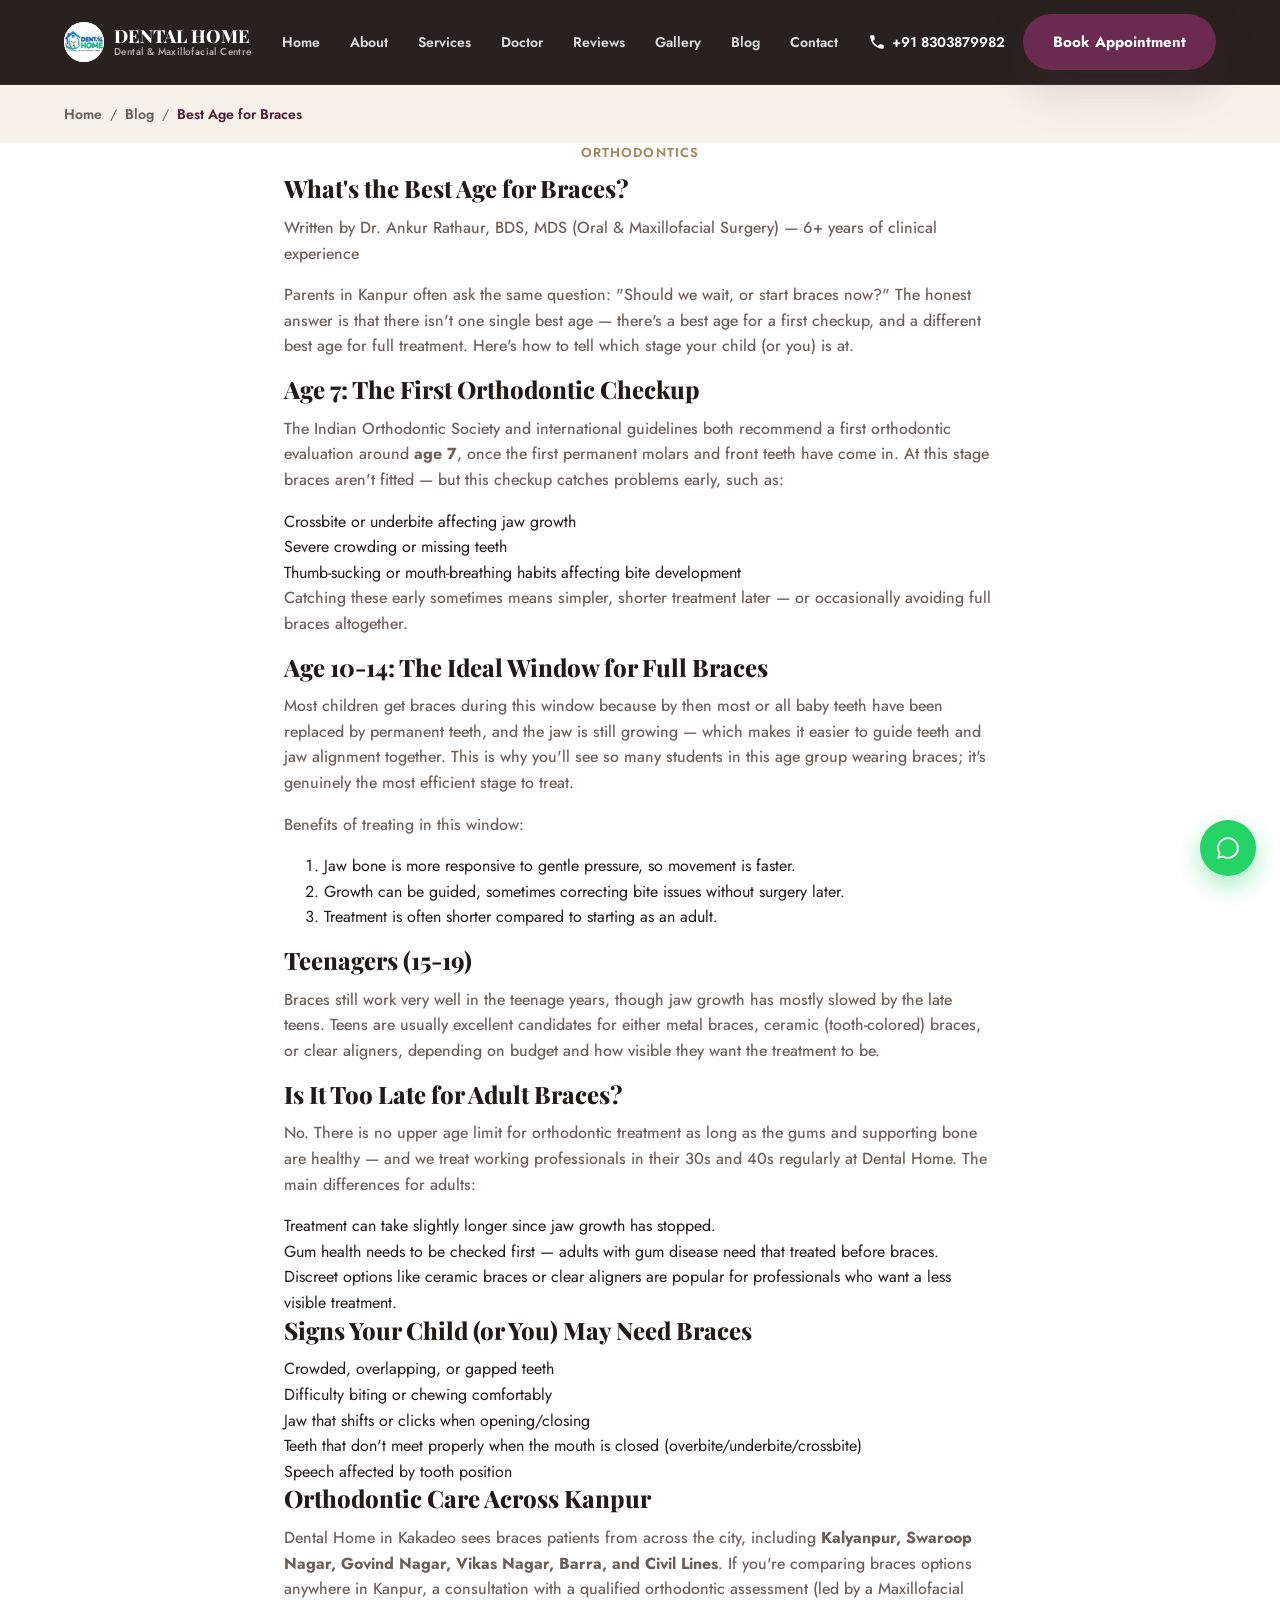
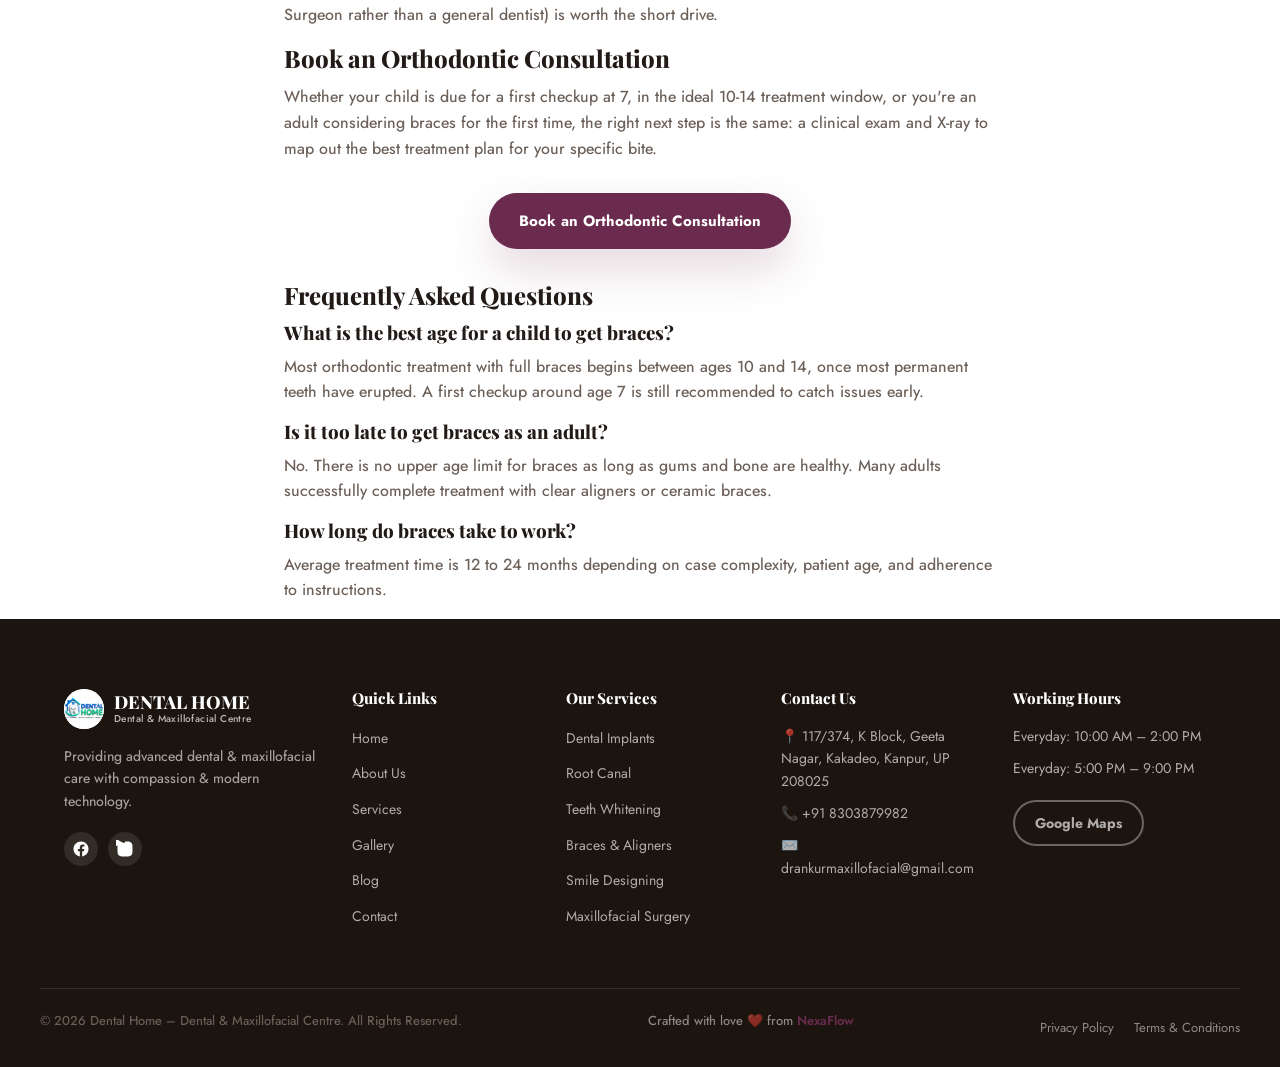
<file: blog/best-age-for-braces.html>
<!DOCTYPE html>
<html lang="en">
<head>
<meta charset="UTF-8">
<meta name="viewport" content="width=device-width, initial-scale=1.0, viewport-fit=cover">
<title>Best Age for Braces: Kids, Teens & Adults | Dental Home Kanpur</title>
<meta name="description" content="What's the best age for braces? Orthodontic guidance for children, teens and adults in Kanpur from Dr. Ankur Rathaur, Maxillofacial Surgeon at Dental Home, Kakadeo.">
<meta name="robots" content="index, follow, max-image-preview:large">
<link rel="canonical" href="https://www.dentalclinickanpur.com/blog/best-age-for-braces.html">

<meta property="og:type" content="article">
<meta property="og:title" content="Best Age for Braces: Kids, Teens & Adults">
<meta property="og:description" content="Orthodontic guidance on the ideal age to start braces, why early checkups matter, and options for adult braces in Kanpur.">
<meta property="og:url" content="https://www.dentalclinickanpur.com/blog/best-age-for-braces.html">
<meta property="og:image" content="https://www.dentalclinickanpur.com/og-image.jpg">
<meta property="og:locale" content="en_IN">
<meta property="og:site_name" content="Dental Home">

<meta name="geo.region" content="IN-UP">
<meta name="geo.placename" content="Kakadeo, Kanpur">
<meta name="geo.position" content="26.4814097;80.2920206">

<link rel="preconnect" href="https://fonts.googleapis.com">
<link rel="preconnect" href="https://fonts.gstatic.com" crossorigin>
<link href="https://fonts.googleapis.com/css2?family=Playfair+Display:ital,wght@0,500;0,600;0,700;0,800;1,600&family=Jost:wght@400;500;600;700&display=swap" rel="stylesheet">
<link rel="preload" as="style" href="../styles.css">
<link rel="stylesheet" href="../styles.css">
<link rel="icon" type="image/webp" href="../logo.webp">

<!-- Google tag (gtag.js) -->
<script async src="https://www.googletagmanager.com/gtag/js?id=G-8995RLW24F"></script>
<script>
  window.dataLayer = window.dataLayer || [];
  function gtag(){dataLayer.push(arguments);}
  gtag('js', new Date());
  gtag('config', 'G-8995RLW24F');
</script>

<script type="application/ld+json">
{
  "@context": "https://schema.org",
  "@graph": [
    {
      "@type": "BreadcrumbList",
      "itemListElement": [
        { "@type": "ListItem", "position": 1, "name": "Home", "item": "https://www.dentalclinickanpur.com/" },
        { "@type": "ListItem", "position": 2, "name": "Blog", "item": "https://www.dentalclinickanpur.com/blog/" },
        { "@type": "ListItem", "position": 3, "name": "Best Age for Braces", "item": "https://www.dentalclinickanpur.com/blog/best-age-for-braces.html" }
      ]
    },
    {
      "@type": "Article",
      "headline": "Best Age for Braces: Kids, Teens & Adults",
      "description": "Orthodontic guidance on the ideal age to start braces, why early checkups matter, and options for adult braces.",
      "author": { "@type": "Dentist", "name": "Dr. Ankur Rathaur" },
      "publisher": { "@type": "Dentist", "name": "Dental Home - Dental & Maxillofacial Centre" },
      "datePublished": "2026-09-16",
      "dateModified": "2026-09-16",
      "mainEntityOfPage": "https://www.dentalclinickanpur.com/blog/best-age-for-braces.html"
    },
    {
      "@type": "FAQPage",
      "mainEntity": [
        {
          "@type": "Question",
          "name": "What is the best age for a child to get braces?",
          "acceptedAnswer": { "@type": "Answer", "text": "Most orthodontic treatment with full braces begins between ages 10 and 14, once most or all permanent teeth have erupted. However, a first orthodontic checkup is recommended around age 7 to catch issues like crowding or crossbite early, even if braces aren't needed yet." }
        },
        {
          "@type": "Question",
          "name": "Is it too late to get braces as an adult?",
          "acceptedAnswer": { "@type": "Answer", "text": "No. There is no upper age limit for braces as long as gums and bone are healthy. Many adults in their 30s, 40s and beyond successfully complete orthodontic treatment, often with clear aligners or ceramic braces for a more discreet look." }
        },
        {
          "@type": "Question",
          "name": "How long do braces take to work?",
          "acceptedAnswer": { "@type": "Answer", "text": "Average treatment time is 12 to 24 months depending on the complexity of the case, patient age, and how well aligner or elastic instructions are followed." }
        }
      ]
    }
  ]
}
</script>
</head>
<body>

<a class="skip-link" href="#main-content">Skip to main content</a>

<header class="site-header" id="siteHeader">
  <div class="container header-inner">
    <a href="../index.html" class="logo" aria-label="Dental Home homepage">
      <img src="../logo.webp" alt="Dental Home logo" class="logo-icon">
      <span class="logo-text">DENTAL HOME<small>Dental &amp; Maxillofacial Centre</small></span>
    </a>
    <nav class="main-nav" id="mainNav" aria-label="Primary">
      <ul>
        <li><a href="../index.html#home">Home</a></li>
        <li><a href="../index.html#about">About</a></li>
        <li><a href="../index.html#services">Services</a></li>
        <li><a href="../index.html#doctor">Doctor</a></li>
        <li><a href="../index.html#reviews">Reviews</a></li>
        <li><a href="../gallery.html">Gallery</a></li>
        <li><a href="./" aria-current="page">Blog</a></li>
        <li><a href="../index.html#location">Contact</a></li>
      </ul>
    </nav>
    <div class="header-actions">
      <a href="tel:+918303879982" class="header-phone" aria-label="Call Dental Home">
        <svg width="18" height="18" viewBox="0 0 24 24" fill="none" aria-hidden="true"><path d="M6.6 10.8c1.4 2.8 3.8 5.1 6.6 6.6l2.2-2.2c.3-.3.7-.4 1-.2 1.1.4 2.3.6 3.6.6.6 0 1 .4 1 1V20c0 .6-.4 1-1 1C10.6 21 3 13.4 3 4c0-.6.4-1 1-1h3.5c.6 0 1 .4 1 1 0 1.3.2 2.5.6 3.6.1.4 0 .8-.2 1L6.6 10.8z" fill="currentColor"/></svg>
        <span>+91 8303879982</span>
      </a>
      <a href="../index.html#appointment" class="btn btn-primary">Book Appointment</a>
      <button class="menu-toggle" id="menuToggle" aria-label="Toggle menu" aria-expanded="false" aria-controls="mainNav">
        <span></span><span></span><span></span>
      </button>
    </div>
  </div>
</header>

<div class="breadcrumb-bar">
  <div class="container">
    <ol>
      <li><a href="../index.html">Home</a></li>
      <li><a href="./">Blog</a></li>
      <li>Best Age for Braces</li>
    </ol>
  </div>
</div>

<main id="main-content">
  <article class="blog-post">
    <div class="container" style="max-width:760px;">
      <div class="page-head" data-animate="fade-up">
        <p class="eyebrow center">Orthodontics</p>
        <h1>What's the Best Age for Braces?</h1>
        <p>Written by Dr. Ankur Rathaur, BDS, MDS (Oral &amp; Maxillofacial Surgery) &mdash; 6+ years of clinical experience</p>
      </div>

      <div class="article-content">
        <p>Parents in Kanpur often ask the same question: "Should we wait, or start braces now?" The honest answer is that there isn't one single best age &mdash; there's a best age for a first checkup, and a different best age for full treatment. Here's how to tell which stage your child (or you) is at.</p>

        <h2>Age 7: The First Orthodontic Checkup</h2>
        <p>The Indian Orthodontic Society and international guidelines both recommend a first orthodontic evaluation around <strong>age 7</strong>, once the first permanent molars and front teeth have come in. At this stage braces aren't fitted &mdash; but this checkup catches problems early, such as:</p>
        <ul>
          <li>Crossbite or underbite affecting jaw growth</li>
          <li>Severe crowding or missing teeth</li>
          <li>Thumb-sucking or mouth-breathing habits affecting bite development</li>
        </ul>
        <p>Catching these early sometimes means simpler, shorter treatment later &mdash; or occasionally avoiding full braces altogether.</p>

        <h2>Age 10-14: The Ideal Window for Full Braces</h2>
        <p>Most children get braces during this window because by then most or all baby teeth have been replaced by permanent teeth, and the jaw is still growing &mdash; which makes it easier to guide teeth and jaw alignment together. This is why you'll see so many students in this age group wearing braces; it's genuinely the most efficient stage to treat.</p>
        <p>Benefits of treating in this window:</p>
        <ol>
          <li>Jaw bone is more responsive to gentle pressure, so movement is faster.</li>
          <li>Growth can be guided, sometimes correcting bite issues without surgery later.</li>
          <li>Treatment is often shorter compared to starting as an adult.</li>
        </ol>

        <h2>Teenagers (15-19)</h2>
        <p>Braces still work very well in the teenage years, though jaw growth has mostly slowed by the late teens. Teens are usually excellent candidates for either metal braces, ceramic (tooth-colored) braces, or clear aligners, depending on budget and how visible they want the treatment to be.</p>

        <h2>Is It Too Late for Adult Braces?</h2>
        <p>No. There is no upper age limit for orthodontic treatment as long as the gums and supporting bone are healthy &mdash; and we treat working professionals in their 30s and 40s regularly at Dental Home. The main differences for adults:</p>
        <ul>
          <li>Treatment can take slightly longer since jaw growth has stopped.</li>
          <li>Gum health needs to be checked first &mdash; adults with gum disease need that treated before braces.</li>
          <li>Discreet options like ceramic braces or clear aligners are popular for professionals who want a less visible treatment.</li>
        </ul>

        <h2>Signs Your Child (or You) May Need Braces</h2>
        <ul>
          <li>Crowded, overlapping, or gapped teeth</li>
          <li>Difficulty biting or chewing comfortably</li>
          <li>Jaw that shifts or clicks when opening/closing</li>
          <li>Teeth that don't meet properly when the mouth is closed (overbite/underbite/crossbite)</li>
          <li>Speech affected by tooth position</li>
        </ul>

        <h2>Orthodontic Care Across Kanpur</h2>
        <p>Dental Home in Kakadeo sees braces patients from across the city, including <strong>Kalyanpur, Swaroop Nagar, Govind Nagar, Vikas Nagar, Barra, and Civil Lines</strong>. If you're comparing braces options anywhere in Kanpur, a consultation with a qualified orthodontic assessment (led by a Maxillofacial Surgeon rather than a general dentist) is worth the short drive.</p>

        <h2>Book an Orthodontic Consultation</h2>
        <p>Whether your child is due for a first checkup at 7, in the ideal 10-14 treatment window, or you're an adult considering braces for the first time, the right next step is the same: a clinical exam and X-ray to map out the best treatment plan for your specific bite.</p>

        <div style="text-align:center; margin:2rem 0;">
          <a href="../index.html#appointment" class="btn btn-primary">Book an Orthodontic Consultation</a>
        </div>

        <h2>Frequently Asked Questions</h2>
        <h3>What is the best age for a child to get braces?</h3>
        <p>Most orthodontic treatment with full braces begins between ages 10 and 14, once most permanent teeth have erupted. A first checkup around age 7 is still recommended to catch issues early.</p>

        <h3>Is it too late to get braces as an adult?</h3>
        <p>No. There is no upper age limit for braces as long as gums and bone are healthy. Many adults successfully complete treatment with clear aligners or ceramic braces.</p>

        <h3>How long do braces take to work?</h3>
        <p>Average treatment time is 12 to 24 months depending on case complexity, patient age, and adherence to instructions.</p>
      </div>
    </div>
  </article>
</main>

<footer class="site-footer" id="contact">
  <div class="container footer-grid">
    <div class="footer-brand">
      <a href="../index.html" class="logo logo-light">
        <img src="../logo.webp" alt="Dental Home logo" class="logo-icon">
        <span class="logo-text">DENTAL HOME<small>Dental &amp; Maxillofacial Centre</small></span>
      </a>
      <p>Providing advanced dental &amp; maxillofacial care with compassion &amp; modern technology.</p>
      <div class="social-icons">
        <a href="https://www.facebook.com/share/19G8egHkCy/" aria-label="Facebook" target="_blank" rel="noopener">
          <svg width="18" height="18" viewBox="0 0 24 24" fill="currentColor" aria-hidden="true"><path d="M22 12.06C22 6.5 17.52 2 12 2S2 6.5 2 12.06c0 5 3.66 9.15 8.44 9.94v-7.03H7.9v-2.91h2.54V9.85c0-2.5 1.49-3.89 3.77-3.89 1.09 0 2.24.2 2.24.2v2.46h-1.26c-1.24 0-1.63.77-1.63 1.56v1.88h2.78l-.44 2.91h-2.34V22c4.78-.79 8.44-4.94 8.44-9.94z"/></svg>
        </a>
        <a href="https://www.instagram.com/dentalhomedentalclinic?igsh=bnBxMGw4M2kzOHNy" aria-label="Instagram" target="_blank" rel="noopener">
          <svg width="18" height="18" viewBox="0 0 24 24" fill="currentColor" aria-hidden="true"><path d="M12 2c2.7 0 3.06.01 4.12.06 1.06.05 1.79.22 2.43.47.66.26 1.21.6 1.76 1.15.55.55.9 1.1 1.15 1.76.25.64.42 1.37.47 2.43.05 1.06.06 1.42.06 4.13s-.01 3.07-.06 4.13c-.05 1.06-.22 1.79-.47 2.43-.26.66-.6 1.21-1.15 1.76-.55.55-1.1.9-1.76 1.15-.64.25-1.37.42-2.43.47-1.06.05-1.42.06-4.12.06s-3.07-.01-4.13-.06c-1.06-.05-1.79-.22-2.43-.47-.66-.26-1.21-.6-1.76-1.15-.55-.55-.9-1.1-1.15-1.76-.25-.64-.42-1.37-.47-2.43C2.01 15.07 2 14.71 2 12s.01-3.07.06-4.13c.05-1.06.22-1.79.3-1.65-.16.42-.36.71-.67 1.02-.31.31-.6.51-1.02.67-.31.12-.78.26-1.65.3-1.05.05-1.37.06-4.04.06s-2.99-.01-4.04-.06c-.87-.04-1.34-.18-1.65-.3-.42-.16-.71-.36-1.02-.67-.31-.31-.51-.6-.67-1.02-.12-.31-.26-.78-.3-1.65-.05-1.05-.06-1.37-.06-4.04s.01-2.99.06-4.04c.04-.87.18-1.34.3-1.65.16-.42.36-.71.67-1.02.31-.31.6-.51 1.02-.67.31-.12.78-.26 1.65-.3C8.93 3.81 9.3 3.8 12 3.8s2.99.01 4.04.06c.87.04 1.34.18 1.65.3.42.16.71.36 1.02.67.31.31.51.6.67 1.02.12.31.26.78.3 1.65.05 1.05.06 1.37.06 4.04s-.01 2.99-.06 4.04c-.04.87-.18 1.34-.3 1.65-.16.42-.36.71-.67 1.02-.31.31-.6.51-1.02.67-.31.12-.78.26-1.65.3-1.05.05-1.37.06-4.04.06zm0-14.75a4.15 4.15 0 110 8.3 4.15 4.15 0 010-8.3zm0 1.8a2.35 2.35 0 100 4.7 2.35 2.35 0 000-4.7zm5.28-1.99a.97.97 0 11-1.94 0 .97.97 0 011.94 0z"/></svg>
        </a>
      </div>
    </div>
    <nav class="footer-col" aria-label="Quick Links">
      <h4>Quick Links</h4>
      <ul>
        <li><a href="../index.html#home">Home</a></li>
        <li><a href="../index.html#about">About Us</a></li>
        <li><a href="../index.html#services">Services</a></li>
        <li><a href="../gallery.html">Gallery</a></li>
        <li><a href="./">Blog</a></li>
        <li><a href="../index.html#location">Contact</a></li>
      </ul>
    </nav>
    <nav class="footer-col" aria-label="Our Services">
      <h4>Our Services</h4>
      <ul>
        <li><a href="../index.html#appointment">Dental Implants</a></li>
        <li><a href="../index.html#appointment">Root Canal</a></li>
        <li><a href="../index.html#appointment">Teeth Whitening</a></li>
        <li><a href="../index.html#appointment">Braces &amp; Aligners</a></li>
        <li><a href="../index.html#appointment">Smile Designing</a></li>
        <li><a href="../index.html#appointment">Maxillofacial Surgery</a></li>
      </ul>
    </nav>
    <div class="footer-col">
      <h4>Contact Us</h4>
      <ul class="contact-list">
        <li>📍 117/374, K Block, Geeta Nagar, Kakadeo, Kanpur, UP 208025</li>
        <li>📞 <a href="tel:+918303879982">+91 8303879982</a></li>
        <li>✉️ <a href="mailto:drankurmaxillofacial@gmail.com">drankurmaxillofacial@gmail.com</a></li>
      </ul>
    </div>
    <div class="footer-col">
      <h4>Working Hours</h4>
      <ul class="contact-list">
        <li>Everyday: 10:00 AM &ndash; 2:00 PM</li>
        <li>Everyday: 5:00 PM &ndash; 9:00 PM</li>
      </ul>
      <a href="https://maps.app.goo.gl/cbUGMkcaMZjbqooq9" target="_blank" rel="noopener" class="btn btn-outline-light btn-sm">Google Maps</a>
    </div>
  </div>
  <div class="container footer-bottom">
    <p>© 2026 Dental Home – Dental &amp; Maxillofacial Centre. All Rights Reserved.</p>
    <p class="crafted-by">Crafted with love <span class="beating-heart">❤️</span> from <a href="https://www.gonexaflow.com" target="_blank" rel="noopener">NexaFlow</a></p>
    <div class="footer-legal">
      <a href="#">Privacy Policy</a>
      <a href="#">Terms &amp; Conditions</a>
    </div>
  </div>
</footer>

<a href="https://wa.me/918303879982" class="whatsapp-fab" target="_blank" rel="noopener" aria-label="Chat on WhatsApp">
  <svg width="26" height="26" viewBox="0 0 24 24" fill="white" aria-hidden="true"><path d="M12 2C6.5 2 2 6.5 2 12c0 1.8.5 3.5 1.3 5L2 22l5.2-1.3c1.4.8 3.1 1.3 4.8 1.3 5.5 0 10-4.5 10-10S17.5 2 12 2zm0 18.2c-1.5 0-3-.4-4.3-1.1l-.3-.2-3.1.8.8-3-.2-.3c-.8-1.3-1.2-2.8-1.2-4.4 0-4.5 3.7-8.2 8.2-8.2s8.2 3.7 8.2 8.2-3.6 8.2-8.1 8.2z"/></svg>
</a>

<script src="../script.js" defer></script>
</body>
</html>
</file>
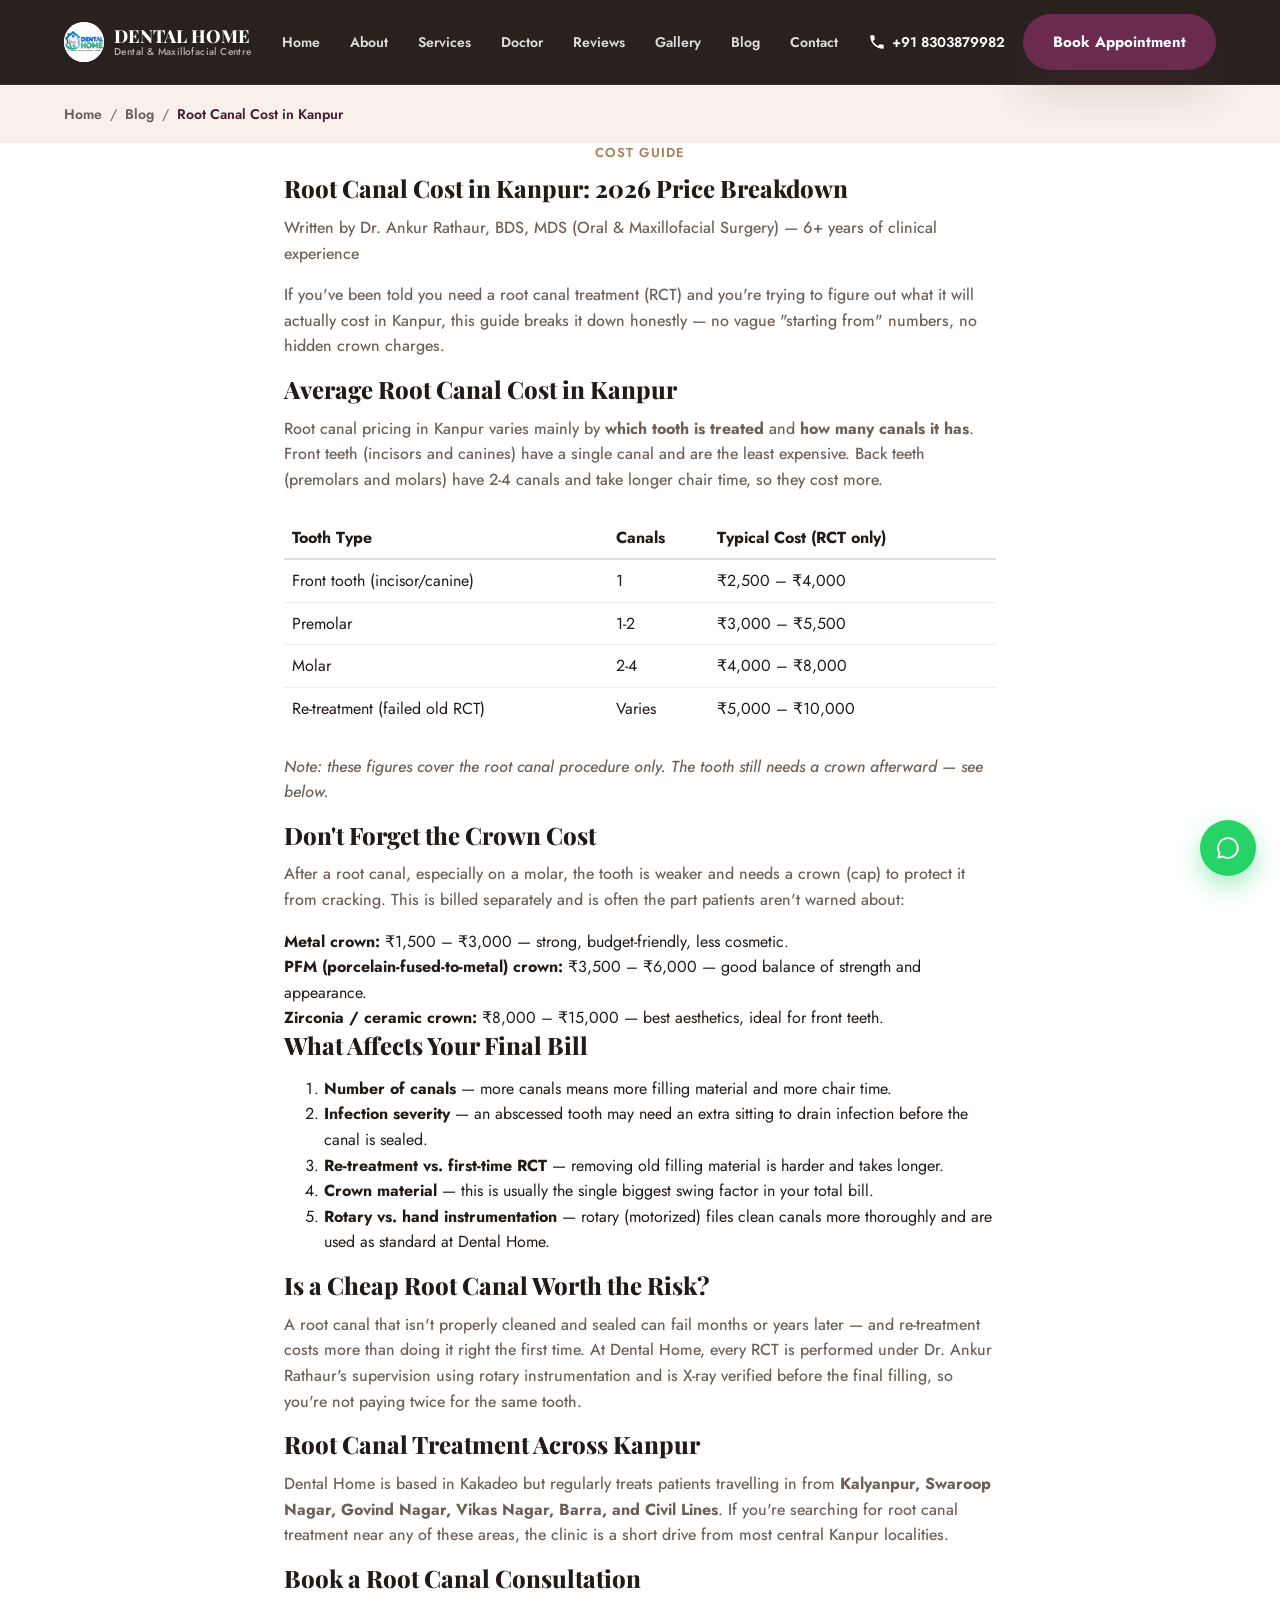
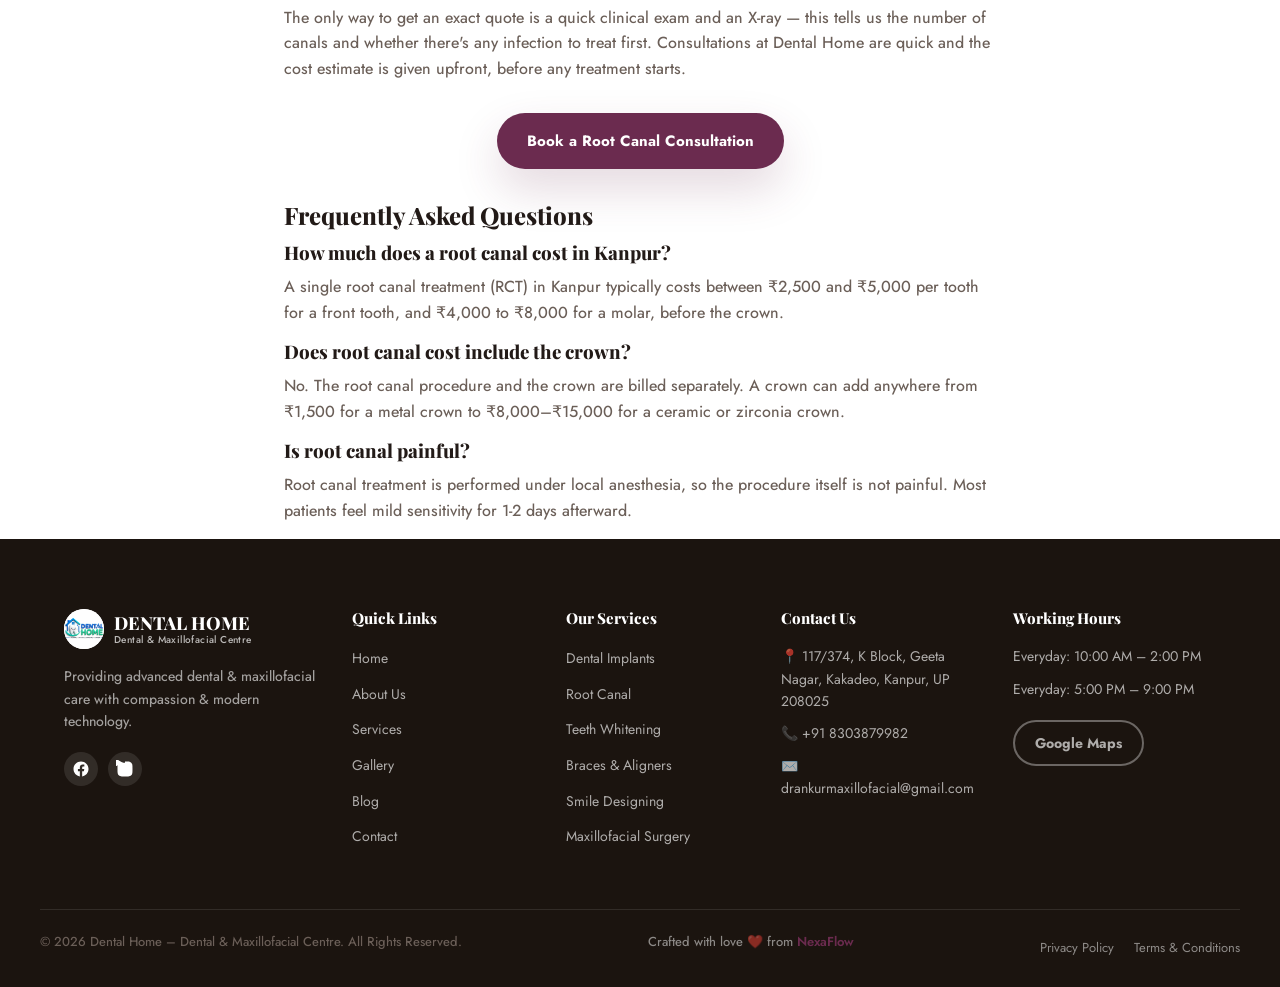
<file: blog/root-canal-cost-in-kanpur.html>
<!DOCTYPE html>
<html lang="en">
<head>
<meta charset="UTF-8">
<meta name="viewport" content="width=device-width, initial-scale=1.0, viewport-fit=cover">
<title>Root Canal Cost in Kanpur (2026 Guide) | Dental Home Kanpur</title>
<meta name="description" content="Root canal treatment cost in Kanpur ranges from ₹2,500 to ₹8,000+ depending on the tooth and crown. See a transparent price breakdown from Dr. Ankur Rathaur, Maxillofacial Surgeon in Kakadeo, Kanpur.">
<meta name="robots" content="index, follow, max-image-preview:large">
<link rel="canonical" href="https://www.dentalclinickanpur.com/blog/root-canal-cost-in-kanpur.html">

<meta property="og:type" content="article">
<meta property="og:title" content="Root Canal Cost in Kanpur (2026 Guide)">
<meta property="og:description" content="A transparent breakdown of root canal treatment (RCT) cost in Kanpur, including crown charges, factors that affect price, and what Dental Home charges.">
<meta property="og:url" content="https://www.dentalclinickanpur.com/blog/root-canal-cost-in-kanpur.html">
<meta property="og:image" content="https://www.dentalclinickanpur.com/og-image.jpg">
<meta property="og:locale" content="en_IN">
<meta property="og:site_name" content="Dental Home">

<meta name="geo.region" content="IN-UP">
<meta name="geo.placename" content="Kakadeo, Kanpur">
<meta name="geo.position" content="26.4814097;80.2920206">

<link rel="preconnect" href="https://fonts.googleapis.com">
<link rel="preconnect" href="https://fonts.gstatic.com" crossorigin>
<link href="https://fonts.googleapis.com/css2?family=Playfair+Display:ital,wght@0,500;0,600;0,700;0,800;1,600&family=Jost:wght@400;500;600;700&display=swap" rel="stylesheet">
<link rel="preload" as="style" href="../styles.css">
<link rel="stylesheet" href="../styles.css">
<link rel="icon" type="image/webp" href="../logo.webp">

<!-- Google tag (gtag.js) -->
<script async src="https://www.googletagmanager.com/gtag/js?id=G-8995RLW24F"></script>
<script>
  window.dataLayer = window.dataLayer || [];
  function gtag(){dataLayer.push(arguments);}
  gtag('js', new Date());
  gtag('config', 'G-8995RLW24F');
</script>

<script type="application/ld+json">
{
  "@context": "https://schema.org",
  "@graph": [
    {
      "@type": "BreadcrumbList",
      "itemListElement": [
        { "@type": "ListItem", "position": 1, "name": "Home", "item": "https://www.dentalclinickanpur.com/" },
        { "@type": "ListItem", "position": 2, "name": "Blog", "item": "https://www.dentalclinickanpur.com/blog/" },
        { "@type": "ListItem", "position": 3, "name": "Root Canal Cost in Kanpur", "item": "https://www.dentalclinickanpur.com/blog/root-canal-cost-in-kanpur.html" }
      ]
    },
    {
      "@type": "Article",
      "headline": "Root Canal Cost in Kanpur (2026 Guide)",
      "description": "A transparent breakdown of root canal treatment cost in Kanpur, factors affecting price, and crown options.",
      "author": { "@type": "Dentist", "name": "Dr. Ankur Rathaur" },
      "publisher": { "@type": "Dentist", "name": "Dental Home - Dental & Maxillofacial Centre" },
      "datePublished": "2026-09-16",
      "dateModified": "2026-09-16",
      "mainEntityOfPage": "https://www.dentalclinickanpur.com/blog/root-canal-cost-in-kanpur.html"
    },
    {
      "@type": "FAQPage",
      "mainEntity": [
        {
          "@type": "Question",
          "name": "How much does a root canal cost in Kanpur?",
          "acceptedAnswer": { "@type": "Answer", "text": "A single root canal treatment (RCT) in Kanpur typically costs between ₹2,500 and ₹5,000 per tooth for a front tooth, and ₹4,000 to ₹8,000 for a molar, before the crown. The final cost depends on the tooth location, number of canals, and whether the case is a simple RCT or a retreatment." }
        },
        {
          "@type": "Question",
          "name": "Does root canal cost include the crown?",
          "acceptedAnswer": { "@type": "Answer", "text": "No. The root canal procedure and the crown are billed separately. A crown can add anywhere from ₹1,500 for a metal crown to ₹8,000-₹15,000 for a ceramic or zirconia crown, depending on the material chosen." }
        },
        {
          "@type": "Question",
          "name": "Is root canal painful?",
          "acceptedAnswer": { "@type": "Answer", "text": "Root canal treatment is performed under local anesthesia, so the procedure itself is not painful. Most patients feel mild sensitivity for 1-2 days afterward, which is managed with standard pain medication." }
        }
      ]
    }
  ]
}
</script>
</head>
<body>

<a class="skip-link" href="#main-content">Skip to main content</a>

<header class="site-header" id="siteHeader">
  <div class="container header-inner">
    <a href="../index.html" class="logo" aria-label="Dental Home homepage">
      <img src="../logo.webp" alt="Dental Home logo" class="logo-icon">
      <span class="logo-text">DENTAL HOME<small>Dental &amp; Maxillofacial Centre</small></span>
    </a>
    <nav class="main-nav" id="mainNav" aria-label="Primary">
      <ul>
        <li><a href="../index.html#home">Home</a></li>
        <li><a href="../index.html#about">About</a></li>
        <li><a href="../index.html#services">Services</a></li>
        <li><a href="../index.html#doctor">Doctor</a></li>
        <li><a href="../index.html#reviews">Reviews</a></li>
        <li><a href="../gallery.html">Gallery</a></li>
        <li><a href="./" aria-current="page">Blog</a></li>
        <li><a href="../index.html#location">Contact</a></li>
      </ul>
    </nav>
    <div class="header-actions">
      <a href="tel:+918303879982" class="header-phone" aria-label="Call Dental Home">
        <svg width="18" height="18" viewBox="0 0 24 24" fill="none" aria-hidden="true"><path d="M6.6 10.8c1.4 2.8 3.8 5.1 6.6 6.6l2.2-2.2c.3-.3.7-.4 1-.2 1.1.4 2.3.6 3.6.6.6 0 1 .4 1 1V20c0 .6-.4 1-1 1C10.6 21 3 13.4 3 4c0-.6.4-1 1-1h3.5c.6 0 1 .4 1 1 0 1.3.2 2.5.6 3.6.1.4 0 .8-.2 1L6.6 10.8z" fill="currentColor"/></svg>
        <span>+91 8303879982</span>
      </a>
      <a href="../index.html#appointment" class="btn btn-primary">Book Appointment</a>
      <button class="menu-toggle" id="menuToggle" aria-label="Toggle menu" aria-expanded="false" aria-controls="mainNav">
        <span></span><span></span><span></span>
      </button>
    </div>
  </div>
</header>

<div class="breadcrumb-bar">
  <div class="container">
    <ol>
      <li><a href="../index.html">Home</a></li>
      <li><a href="./">Blog</a></li>
      <li>Root Canal Cost in Kanpur</li>
    </ol>
  </div>
</div>

<main id="main-content">
  <article class="blog-post">
    <div class="container" style="max-width:760px;">
      <div class="page-head" data-animate="fade-up">
        <p class="eyebrow center">Cost Guide</p>
        <h1>Root Canal Cost in Kanpur: 2026 Price Breakdown</h1>
        <p>Written by Dr. Ankur Rathaur, BDS, MDS (Oral &amp; Maxillofacial Surgery) &mdash; 6+ years of clinical experience</p>
      </div>

      <div class="article-content">
        <p>If you've been told you need a root canal treatment (RCT) and you're trying to figure out what it will actually cost in Kanpur, this guide breaks it down honestly &mdash; no vague "starting from" numbers, no hidden crown charges.</p>

        <h2>Average Root Canal Cost in Kanpur</h2>
        <p>Root canal pricing in Kanpur varies mainly by <strong>which tooth is treated</strong> and <strong>how many canals it has</strong>. Front teeth (incisors and canines) have a single canal and are the least expensive. Back teeth (premolars and molars) have 2-4 canals and take longer chair time, so they cost more.</p>

        <table style="width:100%; border-collapse:collapse; margin:1.5rem 0;">
          <thead>
            <tr style="text-align:left; border-bottom:2px solid #ddd;">
              <th style="padding:8px;">Tooth Type</th>
              <th style="padding:8px;">Canals</th>
              <th style="padding:8px;">Typical Cost (RCT only)</th>
            </tr>
          </thead>
          <tbody>
            <tr style="border-bottom:1px solid #eee;"><td style="padding:8px;">Front tooth (incisor/canine)</td><td style="padding:8px;">1</td><td style="padding:8px;">₹2,500 &ndash; ₹4,000</td></tr>
            <tr style="border-bottom:1px solid #eee;"><td style="padding:8px;">Premolar</td><td style="padding:8px;">1-2</td><td style="padding:8px;">₹3,000 &ndash; ₹5,500</td></tr>
            <tr style="border-bottom:1px solid #eee;"><td style="padding:8px;">Molar</td><td style="padding:8px;">2-4</td><td style="padding:8px;">₹4,000 &ndash; ₹8,000</td></tr>
            <tr><td style="padding:8px;">Re-treatment (failed old RCT)</td><td style="padding:8px;">Varies</td><td style="padding:8px;">₹5,000 &ndash; ₹10,000</td></tr>
          </tbody>
        </table>

        <p><em>Note: these figures cover the root canal procedure only. The tooth still needs a crown afterward &mdash; see below.</em></p>

        <h2>Don't Forget the Crown Cost</h2>
        <p>After a root canal, especially on a molar, the tooth is weaker and needs a crown (cap) to protect it from cracking. This is billed separately and is often the part patients aren't warned about:</p>
        <ul>
          <li><strong>Metal crown:</strong> ₹1,500 &ndash; ₹3,000 &mdash; strong, budget-friendly, less cosmetic.</li>
          <li><strong>PFM (porcelain-fused-to-metal) crown:</strong> ₹3,500 &ndash; ₹6,000 &mdash; good balance of strength and appearance.</li>
          <li><strong>Zirconia / ceramic crown:</strong> ₹8,000 &ndash; ₹15,000 &mdash; best aesthetics, ideal for front teeth.</li>
        </ul>

        <h2>What Affects Your Final Bill</h2>
        <ol>
          <li><strong>Number of canals</strong> &mdash; more canals means more filling material and more chair time.</li>
          <li><strong>Infection severity</strong> &mdash; an abscessed tooth may need an extra sitting to drain infection before the canal is sealed.</li>
          <li><strong>Re-treatment vs. first-time RCT</strong> &mdash; removing old filling material is harder and takes longer.</li>
          <li><strong>Crown material</strong> &mdash; this is usually the single biggest swing factor in your total bill.</li>
          <li><strong>Rotary vs. hand instrumentation</strong> &mdash; rotary (motorized) files clean canals more thoroughly and are used as standard at Dental Home.</li>
        </ol>

        <h2>Is a Cheap Root Canal Worth the Risk?</h2>
        <p>A root canal that isn't properly cleaned and sealed can fail months or years later &mdash; and re-treatment costs more than doing it right the first time. At Dental Home, every RCT is performed under Dr. Ankur Rathaur's supervision using rotary instrumentation and is X-ray verified before the final filling, so you're not paying twice for the same tooth.</p>

        <h2>Root Canal Treatment Across Kanpur</h2>
        <p>Dental Home is based in Kakadeo but regularly treats patients travelling in from <strong>Kalyanpur, Swaroop Nagar, Govind Nagar, Vikas Nagar, Barra, and Civil Lines</strong>. If you're searching for root canal treatment near any of these areas, the clinic is a short drive from most central Kanpur localities.</p>

        <h2>Book a Root Canal Consultation</h2>
        <p>The only way to get an exact quote is a quick clinical exam and an X-ray &mdash; this tells us the number of canals and whether there's any infection to treat first. Consultations at Dental Home are quick and the cost estimate is given upfront, before any treatment starts.</p>

        <div style="text-align:center; margin:2rem 0;">
          <a href="../index.html#appointment" class="btn btn-primary">Book a Root Canal Consultation</a>
        </div>

        <h2>Frequently Asked Questions</h2>
        <h3>How much does a root canal cost in Kanpur?</h3>
        <p>A single root canal treatment (RCT) in Kanpur typically costs between ₹2,500 and ₹5,000 per tooth for a front tooth, and ₹4,000 to ₹8,000 for a molar, before the crown.</p>

        <h3>Does root canal cost include the crown?</h3>
        <p>No. The root canal procedure and the crown are billed separately. A crown can add anywhere from ₹1,500 for a metal crown to ₹8,000&ndash;₹15,000 for a ceramic or zirconia crown.</p>

        <h3>Is root canal painful?</h3>
        <p>Root canal treatment is performed under local anesthesia, so the procedure itself is not painful. Most patients feel mild sensitivity for 1-2 days afterward.</p>
      </div>
    </div>
  </article>
</main>

<footer class="site-footer" id="contact">
  <div class="container footer-grid">
    <div class="footer-brand">
      <a href="../index.html" class="logo logo-light">
        <img src="../logo.webp" alt="Dental Home logo" class="logo-icon">
        <span class="logo-text">DENTAL HOME<small>Dental &amp; Maxillofacial Centre</small></span>
      </a>
      <p>Providing advanced dental &amp; maxillofacial care with compassion &amp; modern technology.</p>
      <div class="social-icons">
        <a href="https://www.facebook.com/share/19G8egHkCy/" aria-label="Facebook" target="_blank" rel="noopener">
          <svg width="18" height="18" viewBox="0 0 24 24" fill="currentColor" aria-hidden="true"><path d="M22 12.06C22 6.5 17.52 2 12 2S2 6.5 2 12.06c0 5 3.66 9.15 8.44 9.94v-7.03H7.9v-2.91h2.54V9.85c0-2.5 1.49-3.89 3.77-3.89 1.09 0 2.24.2 2.24.2v2.46h-1.26c-1.24 0-1.63.77-1.63 1.56v1.88h2.78l-.44 2.91h-2.34V22c4.78-.79 8.44-4.94 8.44-9.94z"/></svg>
        </a>
        <a href="https://www.instagram.com/dentalhomedentalclinic?igsh=bnBxMGw4M2kzOHNy" aria-label="Instagram" target="_blank" rel="noopener">
          <svg width="18" height="18" viewBox="0 0 24 24" fill="currentColor" aria-hidden="true"><path d="M12 2c2.7 0 3.06.01 4.12.06 1.06.05 1.79.22 2.43.47.66.26 1.21.6 1.76 1.15.55.55.9 1.1 1.15 1.76.25.64.42 1.37.47 2.43.05 1.06.06 1.42.06 4.13s-.01 3.07-.06 4.13c-.05 1.06-.22 1.79-.47 2.43-.26.66-.6 1.21-1.15 1.76-.55.55-1.1.9-1.76 1.15-.64.25-1.37.42-2.43.47-1.06.05-1.42.06-4.12.06s-3.07-.01-4.13-.06c-1.06-.05-1.79-.22-2.43-.47-.66-.26-1.21-.6-1.76-1.15-.55-.55-.9-1.1-1.15-1.76-.25-.64-.42-1.37-.47-2.43C2.01 15.07 2 14.71 2 12s.01-3.07.06-4.13c.05-1.06.22-1.79.3-1.65-.16.42-.36.71-.67 1.02-.31.31-.6.51-1.02.67-.31.12-.78.26-1.65.3-1.05.05-1.37.06-4.04.06s-2.99-.01-4.04-.06c-.87-.04-1.34-.18-1.65-.3-.42-.16-.71-.36-1.02-.67-.31-.31-.51-.6-.67-1.02-.12-.31-.26-.78-.3-1.65-.05-1.05-.06-1.37-.06-4.04s.01-2.99.06-4.04c.04-.87.18-1.34.3-1.65.16-.42.36-.71.67-1.02.31-.31.6-.51 1.02-.67.31-.12.78-.26 1.65-.3C8.93 3.81 9.3 3.8 12 3.8s2.99.01 4.04.06c.87.04 1.34.18 1.65.3.42.16.71.36 1.02.67.31.31.51.6.67 1.02.12.31.26.78.3 1.65.05 1.05.06 1.37.06 4.04s-.01 2.99-.06 4.04c-.04.87-.18 1.34-.3 1.65-.16.42-.36.71-.67 1.02-.31.31-.6.51-1.02.67-.31.12-.78.26-1.65.3-1.05.05-1.37.06-4.04.06zm0-14.75a4.15 4.15 0 110 8.3 4.15 4.15 0 010-8.3zm0 1.8a2.35 2.35 0 100 4.7 2.35 2.35 0 000-4.7zm5.28-1.99a.97.97 0 11-1.94 0 .97.97 0 011.94 0z"/></svg>
        </a>
      </div>
    </div>
    <nav class="footer-col" aria-label="Quick Links">
      <h4>Quick Links</h4>
      <ul>
        <li><a href="../index.html#home">Home</a></li>
        <li><a href="../index.html#about">About Us</a></li>
        <li><a href="../index.html#services">Services</a></li>
        <li><a href="../gallery.html">Gallery</a></li>
        <li><a href="./">Blog</a></li>
        <li><a href="../index.html#location">Contact</a></li>
      </ul>
    </nav>
    <nav class="footer-col" aria-label="Our Services">
      <h4>Our Services</h4>
      <ul>
        <li><a href="../index.html#appointment">Dental Implants</a></li>
        <li><a href="../index.html#appointment">Root Canal</a></li>
        <li><a href="../index.html#appointment">Teeth Whitening</a></li>
        <li><a href="../index.html#appointment">Braces &amp; Aligners</a></li>
        <li><a href="../index.html#appointment">Smile Designing</a></li>
        <li><a href="../index.html#appointment">Maxillofacial Surgery</a></li>
      </ul>
    </nav>
    <div class="footer-col">
      <h4>Contact Us</h4>
      <ul class="contact-list">
        <li>📍 117/374, K Block, Geeta Nagar, Kakadeo, Kanpur, UP 208025</li>
        <li>📞 <a href="tel:+918303879982">+91 8303879982</a></li>
        <li>✉️ <a href="mailto:drankurmaxillofacial@gmail.com">drankurmaxillofacial@gmail.com</a></li>
      </ul>
    </div>
    <div class="footer-col">
      <h4>Working Hours</h4>
      <ul class="contact-list">
        <li>Everyday: 10:00 AM &ndash; 2:00 PM</li>
        <li>Everyday: 5:00 PM &ndash; 9:00 PM</li>
      </ul>
      <a href="https://maps.app.goo.gl/cbUGMkcaMZjbqooq9" target="_blank" rel="noopener" class="btn btn-outline-light btn-sm">Google Maps</a>
    </div>
  </div>
  <div class="container footer-bottom">
    <p>© 2026 Dental Home – Dental &amp; Maxillofacial Centre. All Rights Reserved.</p>
    <p class="crafted-by">Crafted with love <span class="beating-heart">❤️</span> from <a href="https://www.gonexaflow.com" target="_blank" rel="noopener">NexaFlow</a></p>
    <div class="footer-legal">
      <a href="#">Privacy Policy</a>
      <a href="#">Terms &amp; Conditions</a>
    </div>
  </div>
</footer>

<a href="https://wa.me/918303879982" class="whatsapp-fab" target="_blank" rel="noopener" aria-label="Chat on WhatsApp">
  <svg width="26" height="26" viewBox="0 0 24 24" fill="white" aria-hidden="true"><path d="M12 2C6.5 2 2 6.5 2 12c0 1.8.5 3.5 1.3 5L2 22l5.2-1.3c1.4.8 3.1 1.3 4.8 1.3 5.5 0 10-4.5 10-10S17.5 2 12 2zm0 18.2c-1.5 0-3-.4-4.3-1.1l-.3-.2-3.1.8.8-3-.2-.3c-.8-1.3-1.2-2.8-1.2-4.4 0-4.5 3.7-8.2 8.2-8.2s8.2 3.7 8.2 8.2-3.6 8.2-8.1 8.2z"/></svg>
</a>

<script src="../script.js" defer></script>
</body>
</html>
</file>
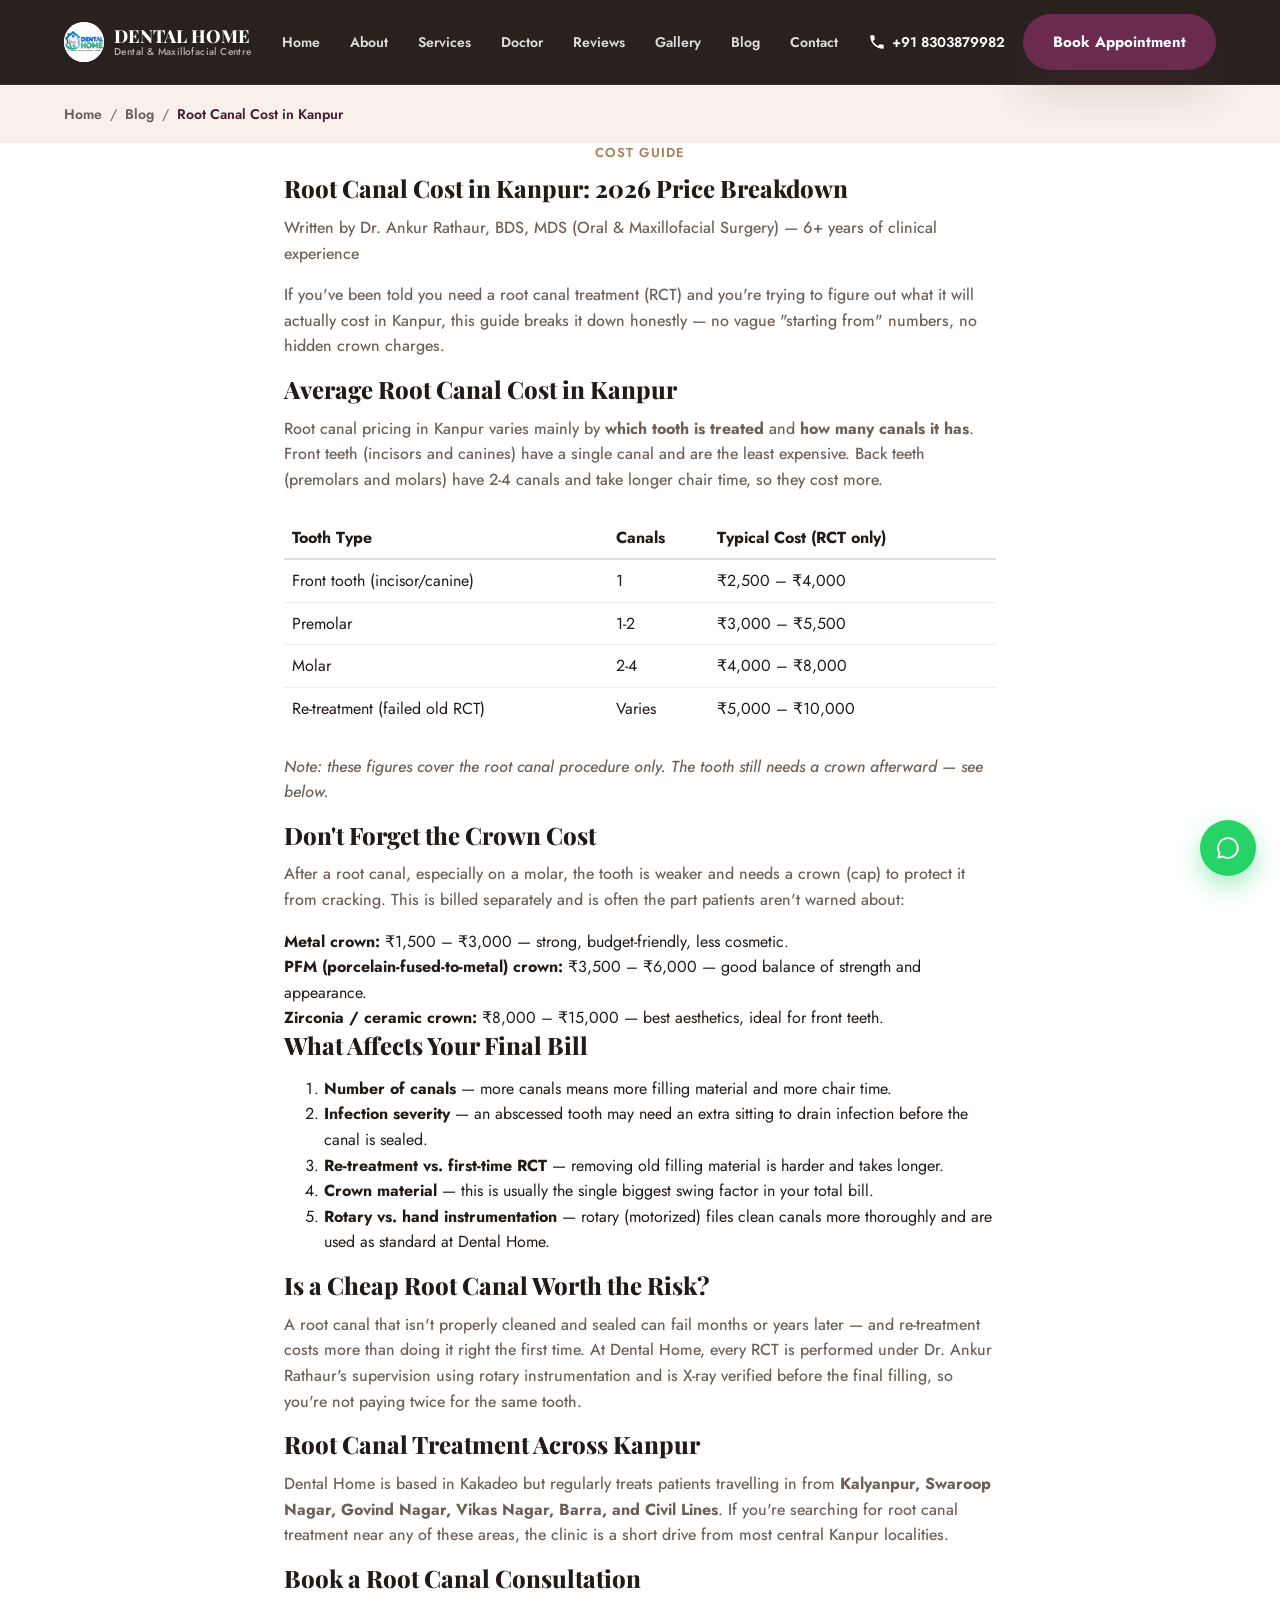
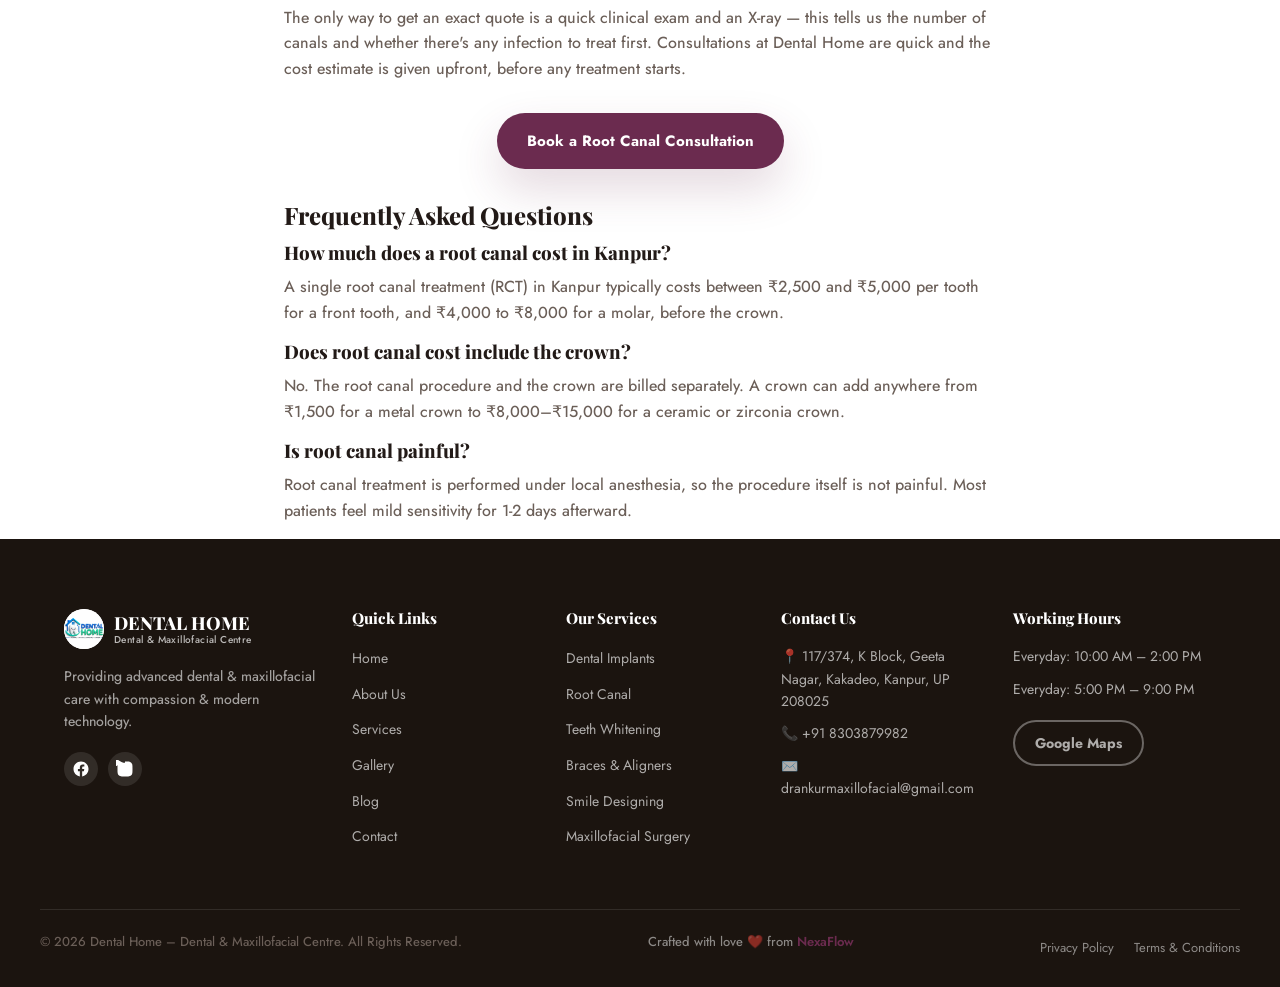
<file: blog/root-canal-cost-kanpur.html>
<!DOCTYPE html>
<html lang="en">
<head>
<meta charset="UTF-8">
<meta name="viewport" content="width=device-width, initial-scale=1.0, viewport-fit=cover">
<title>Root Canal Cost in Kanpur (2026 Guide) | Dental Home Kanpur</title>
<meta name="description" content="Root canal treatment cost in Kanpur ranges from ₹2,500 to ₹8,000+ depending on the tooth and crown. See a transparent price breakdown from Dr. Ankur Rathaur, Maxillofacial Surgeon in Kakadeo, Kanpur.">
<meta name="robots" content="index, follow, max-image-preview:large">
<link rel="canonical" href="https://www.dentalclinickanpur.com/blog/root-canal-cost-kanpur.html">

<meta property="og:type" content="article">
<meta property="og:title" content="Root Canal Cost in Kanpur (2026 Guide)">
<meta property="og:description" content="A transparent breakdown of root canal treatment (RCT) cost in Kanpur, including crown charges, factors that affect price, and what Dental Home charges.">
<meta property="og:url" content="https://www.dentalclinickanpur.com/blog/root-canal-cost-kanpur.html">
<meta property="og:image" content="https://www.dentalclinickanpur.com/og-image.jpg">
<meta property="og:locale" content="en_IN">
<meta property="og:site_name" content="Dental Home">

<meta name="geo.region" content="IN-UP">
<meta name="geo.placename" content="Kakadeo, Kanpur">
<meta name="geo.position" content="26.4814097;80.2920206">

<link rel="preconnect" href="https://fonts.googleapis.com">
<link rel="preconnect" href="https://fonts.gstatic.com" crossorigin>
<link href="https://fonts.googleapis.com/css2?family=Playfair+Display:ital,wght@0,500;0,600;0,700;0,800;1,600&family=Jost:wght@400;500;600;700&display=swap" rel="stylesheet">
<link rel="preload" as="style" href="../styles.css">
<link rel="stylesheet" href="../styles.css">
<link rel="icon" type="image/webp" href="../logo.webp">

<!-- Google tag (gtag.js) -->
<script async src="https://www.googletagmanager.com/gtag/js?id=G-8995RLW24F"></script>
<script>
  window.dataLayer = window.dataLayer || [];
  function gtag(){dataLayer.push(arguments);}
  gtag('js', new Date());
  gtag('config', 'G-8995RLW24F');
</script>

<script type="application/ld+json">
{
  "@context": "https://schema.org",
  "@graph": [
    {
      "@type": "BreadcrumbList",
      "itemListElement": [
        { "@type": "ListItem", "position": 1, "name": "Home", "item": "https://www.dentalclinickanpur.com/" },
        { "@type": "ListItem", "position": 2, "name": "Blog", "item": "https://www.dentalclinickanpur.com/blog/" },
        { "@type": "ListItem", "position": 3, "name": "Root Canal Cost in Kanpur", "item": "https://www.dentalclinickanpur.com/blog/root-canal-cost-kanpur.html" }
      ]
    },
    {
      "@type": "Article",
      "headline": "Root Canal Cost in Kanpur (2026 Guide)",
      "description": "A transparent breakdown of root canal treatment cost in Kanpur, factors affecting price, and crown options.",
      "author": { "@type": "Dentist", "name": "Dr. Ankur Rathaur" },
      "publisher": { "@type": "Dentist", "name": "Dental Home - Dental & Maxillofacial Centre" },
      "datePublished": "2026-09-16",
      "dateModified": "2026-09-16",
      "mainEntityOfPage": "https://www.dentalclinickanpur.com/blog/root-canal-cost-kanpur.html"
    },
    {
      "@type": "FAQPage",
      "mainEntity": [
        {
          "@type": "Question",
          "name": "How much does a root canal cost in Kanpur?",
          "acceptedAnswer": { "@type": "Answer", "text": "A single root canal treatment (RCT) in Kanpur typically costs between ₹2,500 and ₹5,000 per tooth for a front tooth, and ₹4,000 to ₹8,000 for a molar, before the crown. The final cost depends on the tooth location, number of canals, and whether the case is a simple RCT or a retreatment." }
        },
        {
          "@type": "Question",
          "name": "Does root canal cost include the crown?",
          "acceptedAnswer": { "@type": "Answer", "text": "No. The root canal procedure and the crown are billed separately. A crown can add anywhere from ₹1,500 for a metal crown to ₹8,000-₹15,000 for a ceramic or zirconia crown, depending on the material chosen." }
        },
        {
          "@type": "Question",
          "name": "Is root canal painful?",
          "acceptedAnswer": { "@type": "Answer", "text": "Root canal treatment is performed under local anesthesia, so the procedure itself is not painful. Most patients feel mild sensitivity for 1-2 days afterward, which is managed with standard pain medication." }
        }
      ]
    }
  ]
}
</script>
</head>
<body>

<a class="skip-link" href="#main-content">Skip to main content</a>

<header class="site-header" id="siteHeader">
  <div class="container header-inner">
    <a href="../index.html" class="logo" aria-label="Dental Home homepage">
      <img src="../logo.webp" alt="Dental Home logo" class="logo-icon">
      <span class="logo-text">DENTAL HOME<small>Dental &amp; Maxillofacial Centre</small></span>
    </a>
    <nav class="main-nav" id="mainNav" aria-label="Primary">
      <ul>
        <li><a href="../index.html#home">Home</a></li>
        <li><a href="../index.html#about">About</a></li>
        <li><a href="../index.html#services">Services</a></li>
        <li><a href="../index.html#doctor">Doctor</a></li>
        <li><a href="../index.html#reviews">Reviews</a></li>
        <li><a href="../gallery.html">Gallery</a></li>
        <li><a href="./" aria-current="page">Blog</a></li>
        <li><a href="../index.html#location">Contact</a></li>
      </ul>
    </nav>
    <div class="header-actions">
      <a href="tel:+918303879982" class="header-phone" aria-label="Call Dental Home">
        <svg width="18" height="18" viewBox="0 0 24 24" fill="none" aria-hidden="true"><path d="M6.6 10.8c1.4 2.8 3.8 5.1 6.6 6.6l2.2-2.2c.3-.3.7-.4 1-.2 1.1.4 2.3.6 3.6.6.6 0 1 .4 1 1V20c0 .6-.4 1-1 1C10.6 21 3 13.4 3 4c0-.6.4-1 1-1h3.5c.6 0 1 .4 1 1 0 1.3.2 2.5.6 3.6.1.4 0 .8-.2 1L6.6 10.8z" fill="currentColor"/></svg>
        <span>+91 8303879982</span>
      </a>
      <a href="../index.html#appointment" class="btn btn-primary">Book Appointment</a>
      <button class="menu-toggle" id="menuToggle" aria-label="Toggle menu" aria-expanded="false" aria-controls="mainNav">
        <span></span><span></span><span></span>
      </button>
    </div>
  </div>
</header>

<div class="breadcrumb-bar">
  <div class="container">
    <ol>
      <li><a href="../index.html">Home</a></li>
      <li><a href="./">Blog</a></li>
      <li>Root Canal Cost in Kanpur</li>
    </ol>
  </div>
</div>

<main id="main-content">
  <article class="blog-post">
    <div class="container" style="max-width:760px;">
      <div class="page-head" data-animate="fade-up">
        <p class="eyebrow center">Cost Guide</p>
        <h1>Root Canal Cost in Kanpur: 2026 Price Breakdown</h1>
        <p>Written by Dr. Ankur Rathaur, BDS, MDS (Oral &amp; Maxillofacial Surgery) &mdash; 6+ years of clinical experience</p>
      </div>

      <div class="article-content">
        <p>If you've been told you need a root canal treatment (RCT) and you're trying to figure out what it will actually cost in Kanpur, this guide breaks it down honestly &mdash; no vague "starting from" numbers, no hidden crown charges.</p>

        <h2>Average Root Canal Cost in Kanpur</h2>
        <p>Root canal pricing in Kanpur varies mainly by <strong>which tooth is treated</strong> and <strong>how many canals it has</strong>. Front teeth (incisors and canines) have a single canal and are the least expensive. Back teeth (premolars and molars) have 2-4 canals and take longer chair time, so they cost more.</p>

        <table style="width:100%; border-collapse:collapse; margin:1.5rem 0;">
          <thead>
            <tr style="text-align:left; border-bottom:2px solid #ddd;">
              <th style="padding:8px;">Tooth Type</th>
              <th style="padding:8px;">Canals</th>
              <th style="padding:8px;">Typical Cost (RCT only)</th>
            </tr>
          </thead>
          <tbody>
            <tr style="border-bottom:1px solid #eee;"><td style="padding:8px;">Front tooth (incisor/canine)</td><td style="padding:8px;">1</td><td style="padding:8px;">₹2,500 &ndash; ₹4,000</td></tr>
            <tr style="border-bottom:1px solid #eee;"><td style="padding:8px;">Premolar</td><td style="padding:8px;">1-2</td><td style="padding:8px;">₹3,000 &ndash; ₹5,500</td></tr>
            <tr style="border-bottom:1px solid #eee;"><td style="padding:8px;">Molar</td><td style="padding:8px;">2-4</td><td style="padding:8px;">₹4,000 &ndash; ₹8,000</td></tr>
            <tr><td style="padding:8px;">Re-treatment (failed old RCT)</td><td style="padding:8px;">Varies</td><td style="padding:8px;">₹5,000 &ndash; ₹10,000</td></tr>
          </tbody>
        </table>

        <p><em>Note: these figures cover the root canal procedure only. The tooth still needs a crown afterward &mdash; see below.</em></p>

        <h2>Don't Forget the Crown Cost</h2>
        <p>After a root canal, especially on a molar, the tooth is weaker and needs a crown (cap) to protect it from cracking. This is billed separately and is often the part patients aren't warned about:</p>
        <ul>
          <li><strong>Metal crown:</strong> ₹1,500 &ndash; ₹3,000 &mdash; strong, budget-friendly, less cosmetic.</li>
          <li><strong>PFM (porcelain-fused-to-metal) crown:</strong> ₹3,500 &ndash; ₹6,000 &mdash; good balance of strength and appearance.</li>
          <li><strong>Zirconia / ceramic crown:</strong> ₹8,000 &ndash; ₹15,000 &mdash; best aesthetics, ideal for front teeth.</li>
        </ul>

        <h2>What Affects Your Final Bill</h2>
        <ol>
          <li><strong>Number of canals</strong> &mdash; more canals means more filling material and more chair time.</li>
          <li><strong>Infection severity</strong> &mdash; an abscessed tooth may need an extra sitting to drain infection before the canal is sealed.</li>
          <li><strong>Re-treatment vs. first-time RCT</strong> &mdash; removing old filling material is harder and takes longer.</li>
          <li><strong>Crown material</strong> &mdash; this is usually the single biggest swing factor in your total bill.</li>
          <li><strong>Rotary vs. hand instrumentation</strong> &mdash; rotary (motorized) files clean canals more thoroughly and are used as standard at Dental Home.</li>
        </ol>

        <h2>Is a Cheap Root Canal Worth the Risk?</h2>
        <p>A root canal that isn't properly cleaned and sealed can fail months or years later &mdash; and re-treatment costs more than doing it right the first time. At Dental Home, every RCT is performed under Dr. Ankur Rathaur's supervision using rotary instrumentation and is X-ray verified before the final filling, so you're not paying twice for the same tooth.</p>

        <h2>Root Canal Treatment Across Kanpur</h2>
        <p>Dental Home is based in Kakadeo but regularly treats patients travelling in from <strong>Kalyanpur, Swaroop Nagar, Govind Nagar, Vikas Nagar, Barra, and Civil Lines</strong>. If you're searching for root canal treatment near any of these areas, the clinic is a short drive from most central Kanpur localities.</p>

        <h2>Book a Root Canal Consultation</h2>
        <p>The only way to get an exact quote is a quick clinical exam and an X-ray &mdash; this tells us the number of canals and whether there's any infection to treat first. Consultations at Dental Home are quick and the cost estimate is given upfront, before any treatment starts.</p>

        <div style="text-align:center; margin:2rem 0;">
          <a href="../index.html#appointment" class="btn btn-primary">Book a Root Canal Consultation</a>
        </div>

        <h2>Frequently Asked Questions</h2>
        <h3>How much does a root canal cost in Kanpur?</h3>
        <p>A single root canal treatment (RCT) in Kanpur typically costs between ₹2,500 and ₹5,000 per tooth for a front tooth, and ₹4,000 to ₹8,000 for a molar, before the crown.</p>

        <h3>Does root canal cost include the crown?</h3>
        <p>No. The root canal procedure and the crown are billed separately. A crown can add anywhere from ₹1,500 for a metal crown to ₹8,000&ndash;₹15,000 for a ceramic or zirconia crown.</p>

        <h3>Is root canal painful?</h3>
        <p>Root canal treatment is performed under local anesthesia, so the procedure itself is not painful. Most patients feel mild sensitivity for 1-2 days afterward.</p>
      </div>
    </div>
  </article>
</main>

<footer class="site-footer" id="contact">
  <div class="container footer-grid">
    <div class="footer-brand">
      <a href="../index.html" class="logo logo-light">
        <img src="../logo.webp" alt="Dental Home logo" class="logo-icon">
        <span class="logo-text">DENTAL HOME<small>Dental &amp; Maxillofacial Centre</small></span>
      </a>
      <p>Providing advanced dental &amp; maxillofacial care with compassion &amp; modern technology.</p>
      <div class="social-icons">
        <a href="https://www.facebook.com/share/19G8egHkCy/" aria-label="Facebook" target="_blank" rel="noopener">
          <svg width="18" height="18" viewBox="0 0 24 24" fill="currentColor" aria-hidden="true"><path d="M22 12.06C22 6.5 17.52 2 12 2S2 6.5 2 12.06c0 5 3.66 9.15 8.44 9.94v-7.03H7.9v-2.91h2.54V9.85c0-2.5 1.49-3.89 3.77-3.89 1.09 0 2.24.2 2.24.2v2.46h-1.26c-1.24 0-1.63.77-1.63 1.56v1.88h2.78l-.44 2.91h-2.34V22c4.78-.79 8.44-4.94 8.44-9.94z"/></svg>
        </a>
        <a href="https://www.instagram.com/dentalhomedentalclinic?igsh=bnBxMGw4M2kzOHNy" aria-label="Instagram" target="_blank" rel="noopener">
          <svg width="18" height="18" viewBox="0 0 24 24" fill="currentColor" aria-hidden="true"><path d="M12 2c2.7 0 3.06.01 4.12.06 1.06.05 1.79.22 2.43.47.66.26 1.21.6 1.76 1.15.55.55.9 1.1 1.15 1.76.25.64.42 1.37.47 2.43.05 1.06.06 1.42.06 4.13s-.01 3.07-.06 4.13c-.05 1.06-.22 1.79-.47 2.43-.26.66-.6 1.21-1.15 1.76-.55.55-1.1.9-1.76 1.15-.64.25-1.37.42-2.43.47-1.06.05-1.42.06-4.12.06s-3.07-.01-4.13-.06c-1.06-.05-1.79-.22-2.43-.47-.66-.26-1.21-.6-1.76-1.15-.55-.55-.9-1.1-1.15-1.76-.25-.64-.42-1.37-.47-2.43C2.01 15.07 2 14.71 2 12s.01-3.07.06-4.13c.05-1.06.22-1.79.3-1.65-.16.42-.36.71-.67 1.02-.31.31-.6.51-1.02.67-.31.12-.78.26-1.65.3-1.05.05-1.37.06-4.04.06s-2.99-.01-4.04-.06c-.87-.04-1.34-.18-1.65-.3-.42-.16-.71-.36-1.02-.67-.31-.31-.51-.6-.67-1.02-.12-.31-.26-.78-.3-1.65-.05-1.05-.06-1.37-.06-4.04s.01-2.99.06-4.04c.04-.87.18-1.34.3-1.65.16-.42.36-.71.67-1.02.31-.31.6-.51 1.02-.67.31-.12.78-.26 1.65-.3C8.93 3.81 9.3 3.8 12 3.8s2.99.01 4.04.06c.87.04 1.34.18 1.65.3.42.16.71.36 1.02.67.31.31.51.6.67 1.02.12.31.26.78.3 1.65.05 1.05.06 1.37.06 4.04s-.01 2.99-.06 4.04c-.04.87-.18 1.34-.3 1.65-.16.42-.36.71-.67 1.02-.31.31-.6.51-1.02.67-.31.12-.78.26-1.65.3-1.05.05-1.37.06-4.04.06zm0-14.75a4.15 4.15 0 110 8.3 4.15 4.15 0 010-8.3zm0 1.8a2.35 2.35 0 100 4.7 2.35 2.35 0 000-4.7zm5.28-1.99a.97.97 0 11-1.94 0 .97.97 0 011.94 0z"/></svg>
        </a>
      </div>
    </div>
    <nav class="footer-col" aria-label="Quick Links">
      <h4>Quick Links</h4>
      <ul>
        <li><a href="../index.html#home">Home</a></li>
        <li><a href="../index.html#about">About Us</a></li>
        <li><a href="../index.html#services">Services</a></li>
        <li><a href="../gallery.html">Gallery</a></li>
        <li><a href="./">Blog</a></li>
        <li><a href="../index.html#location">Contact</a></li>
      </ul>
    </nav>
    <nav class="footer-col" aria-label="Our Services">
      <h4>Our Services</h4>
      <ul>
        <li><a href="../index.html#appointment">Dental Implants</a></li>
        <li><a href="../index.html#appointment">Root Canal</a></li>
        <li><a href="../index.html#appointment">Teeth Whitening</a></li>
        <li><a href="../index.html#appointment">Braces &amp; Aligners</a></li>
        <li><a href="../index.html#appointment">Smile Designing</a></li>
        <li><a href="../index.html#appointment">Maxillofacial Surgery</a></li>
      </ul>
    </nav>
    <div class="footer-col">
      <h4>Contact Us</h4>
      <ul class="contact-list">
        <li>📍 117/374, K Block, Geeta Nagar, Kakadeo, Kanpur, UP 208025</li>
        <li>📞 <a href="tel:+918303879982">+91 8303879982</a></li>
        <li>✉️ <a href="mailto:drankurmaxillofacial@gmail.com">drankurmaxillofacial@gmail.com</a></li>
      </ul>
    </div>
    <div class="footer-col">
      <h4>Working Hours</h4>
      <ul class="contact-list">
        <li>Everyday: 10:00 AM &ndash; 2:00 PM</li>
        <li>Everyday: 5:00 PM &ndash; 9:00 PM</li>
      </ul>
      <a href="https://maps.app.goo.gl/cbUGMkcaMZjbqooq9" target="_blank" rel="noopener" class="btn btn-outline-light btn-sm">Google Maps</a>
    </div>
  </div>
  <div class="container footer-bottom">
    <p>© 2026 Dental Home – Dental &amp; Maxillofacial Centre. All Rights Reserved.</p>
    <p class="crafted-by">Crafted with love <span class="beating-heart">❤️</span> from <a href="https://www.gonexaflow.com" target="_blank" rel="noopener">NexaFlow</a></p>
    <div class="footer-legal">
      <a href="#">Privacy Policy</a>
      <a href="#">Terms &amp; Conditions</a>
    </div>
  </div>
</footer>

<a href="https://wa.me/918303879982" class="whatsapp-fab" target="_blank" rel="noopener" aria-label="Chat on WhatsApp">
  <svg width="26" height="26" viewBox="0 0 24 24" fill="white" aria-hidden="true"><path d="M12 2C6.5 2 2 6.5 2 12c0 1.8.5 3.5 1.3 5L2 22l5.2-1.3c1.4.8 3.1 1.3 4.8 1.3 5.5 0 10-4.5 10-10S17.5 2 12 2zm0 18.2c-1.5 0-3-.4-4.3-1.1l-.3-.2-3.1.8.8-3-.2-.3c-.8-1.3-1.2-2.8-1.2-4.4 0-4.5 3.7-8.2 8.2-8.2s8.2 3.7 8.2 8.2-3.6 8.2-8.1 8.2z"/></svg>
</a>

<script src="../script.js" defer></script>
</body>
</html>
</file>
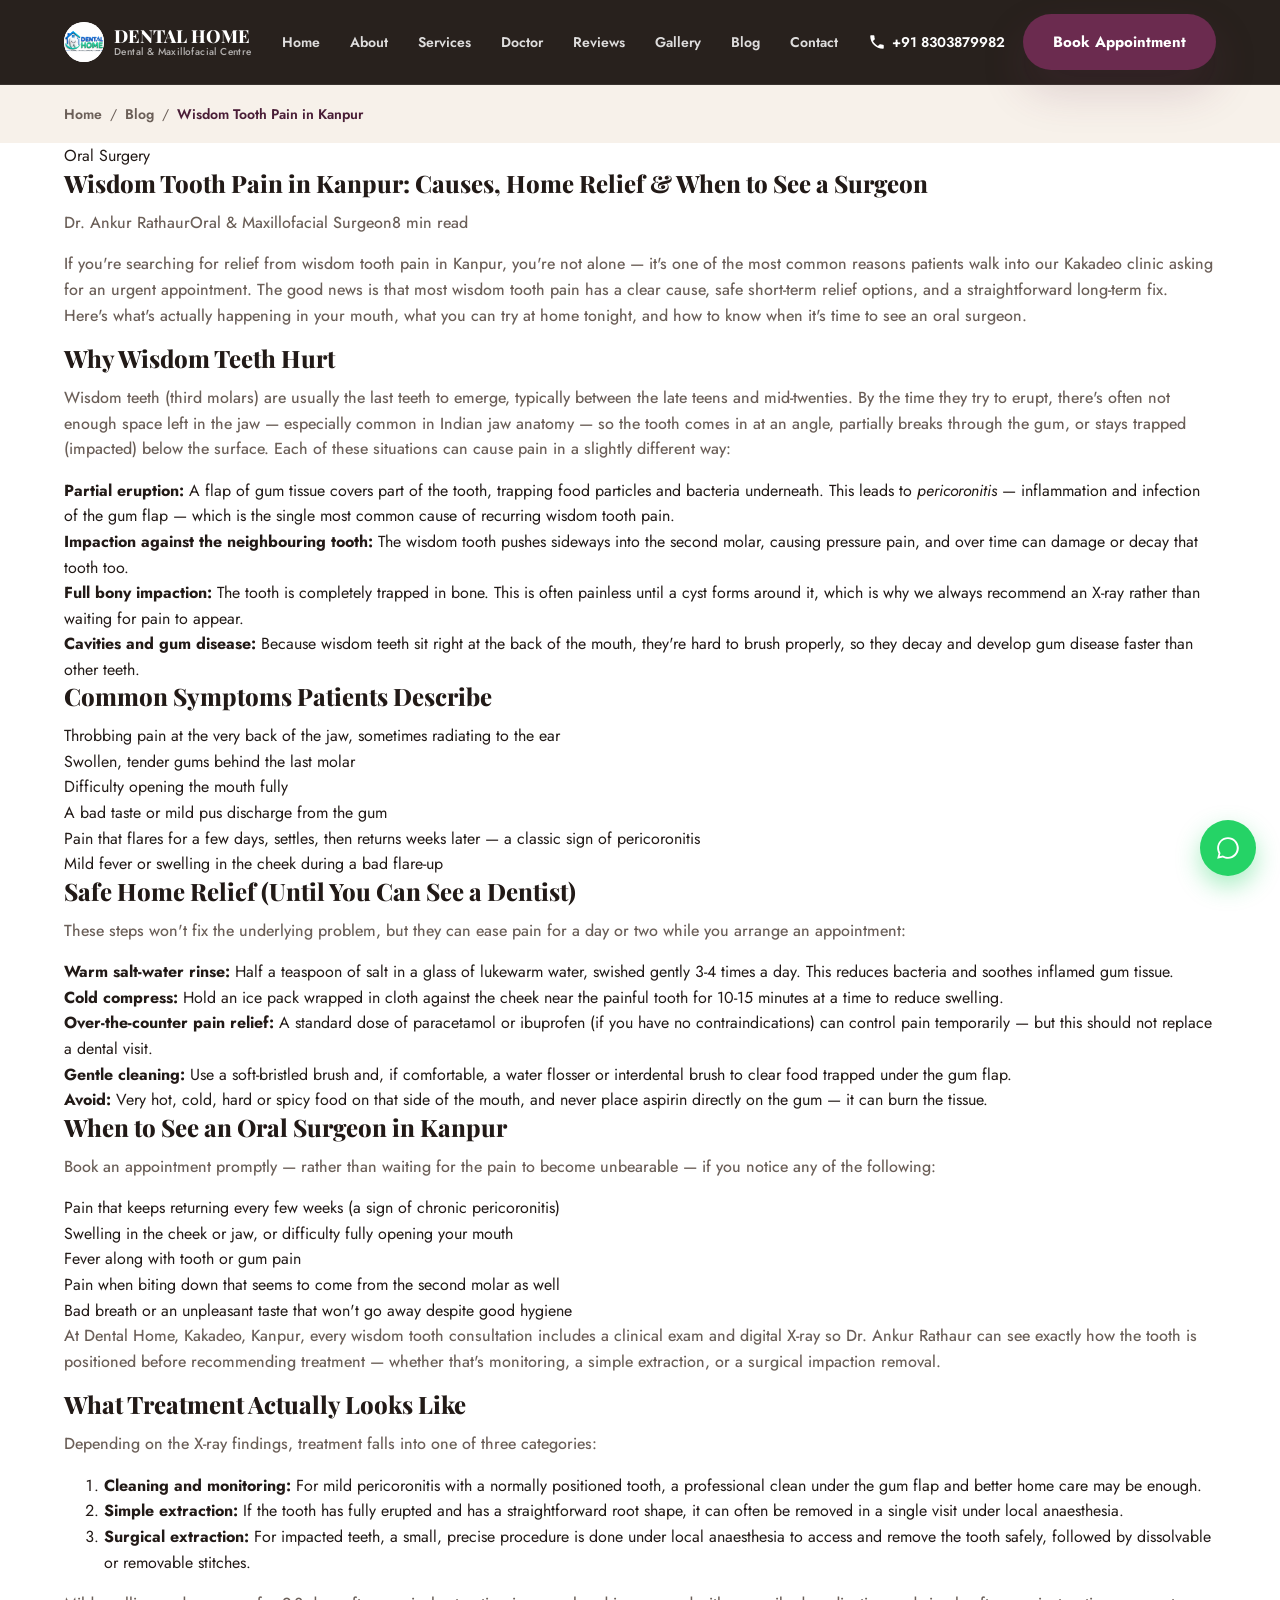
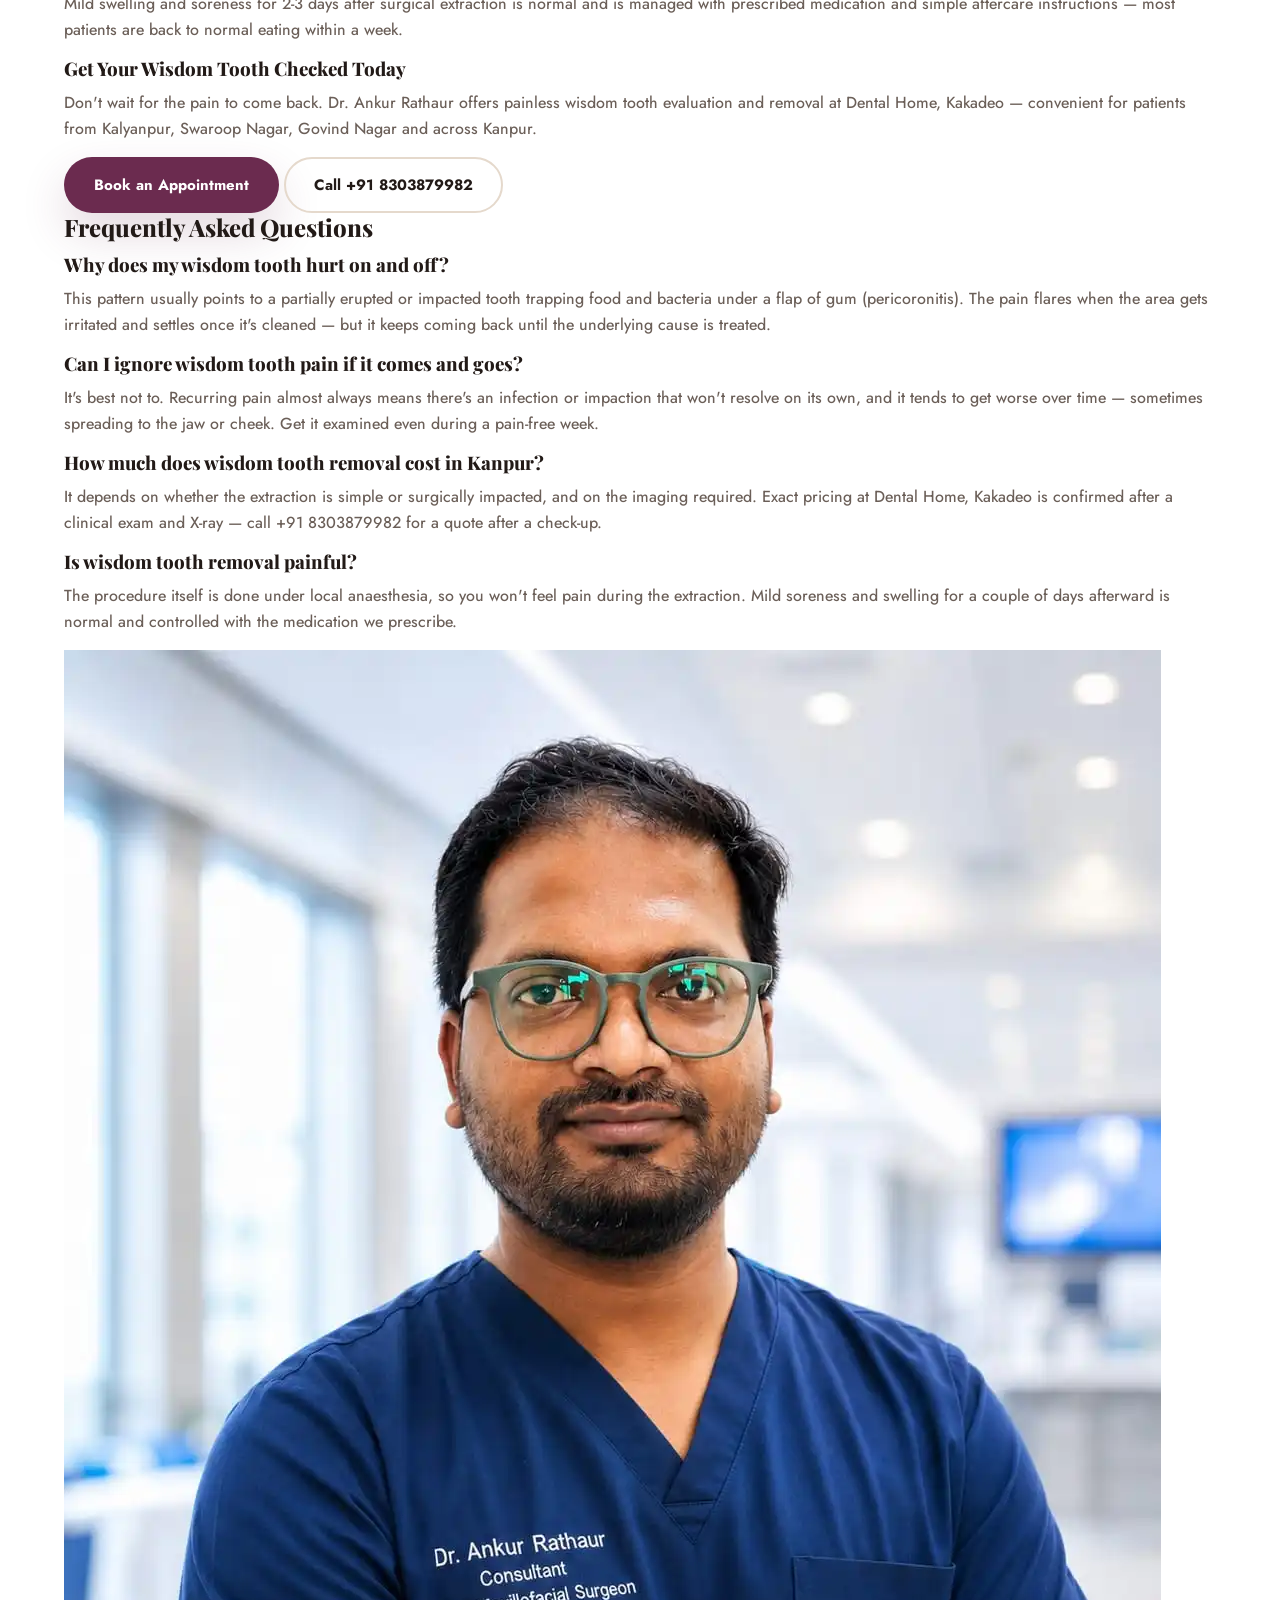
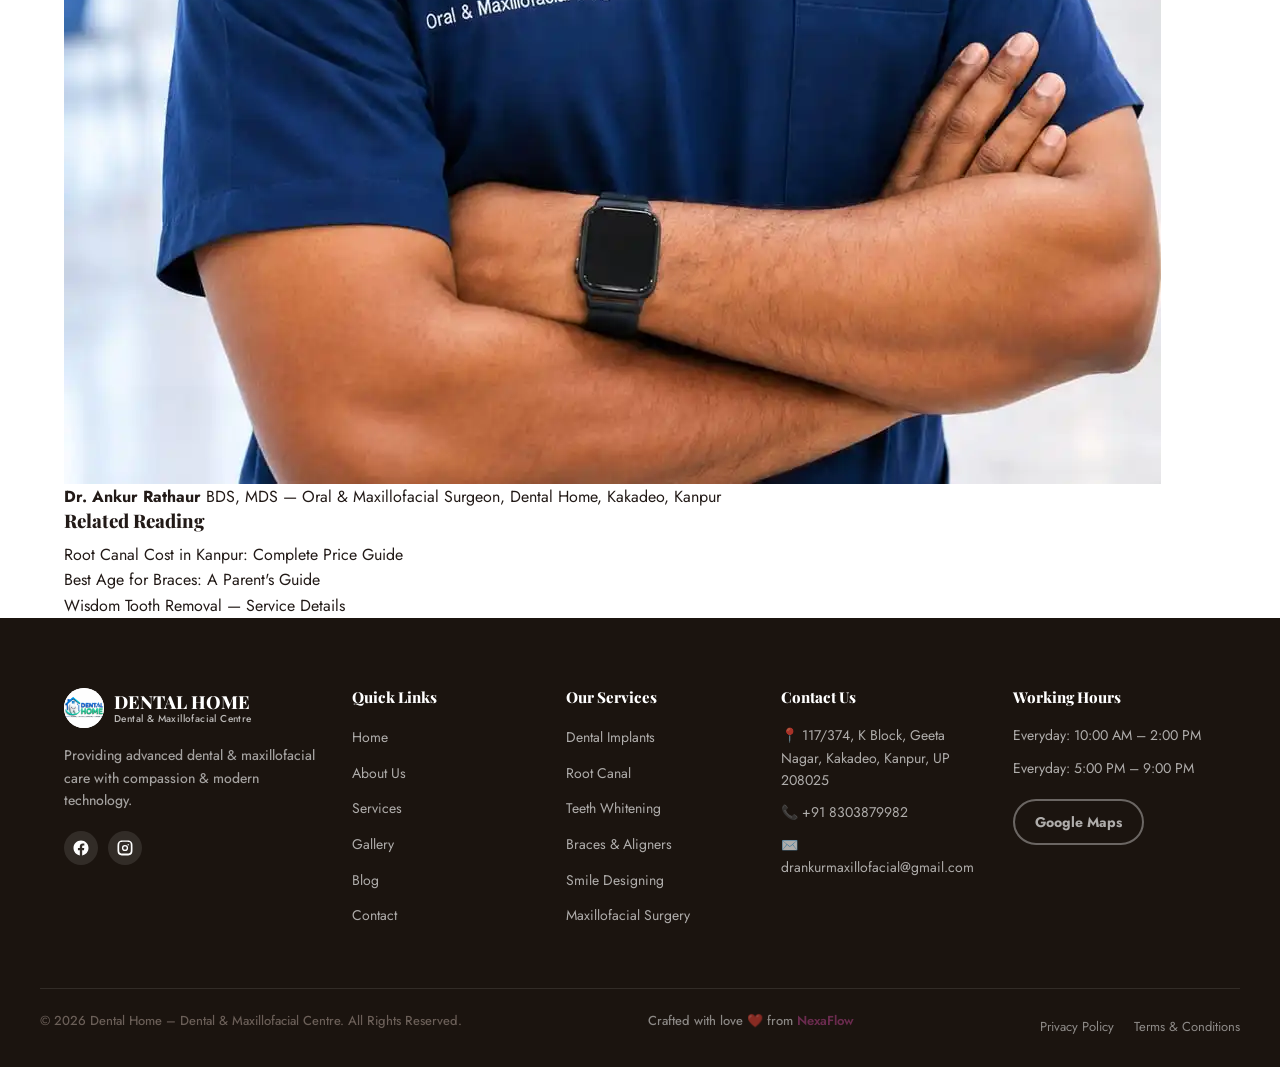
<file: blog/wisdom-tooth-pain-kanpur.html>
<!DOCTYPE html>
<html lang="en">
<head>
<!-- Google tag (gtag.js) -->
<script async src="https://www.googletagmanager.com/gtag/js?id=G-8995RLW24F"></script>
<script>
  window.dataLayer = window.dataLayer || [];
  function gtag(){dataLayer.push(arguments);}
  gtag('js', new Date());
  gtag('config', 'G-8995RLW24F');
</script>
<meta charset="UTF-8">
<meta name="viewport" content="width=device-width, initial-scale=1.0, viewport-fit=cover">
<title>Wisdom Tooth Pain in Kanpur: Causes, Relief &amp; When to See a Surgeon</title>
<meta name="description" content="Dealing with wisdom tooth pain in Kanpur? Learn why it hurts, safe home relief, warning signs of infection, and when to see an oral surgeon in Kakadeo, Kanpur.">
<meta name="robots" content="index, follow, max-image-preview:large">
<link rel="canonical" href="https://www.dentalclinickanpur.com/blog/wisdom-tooth-pain-kanpur.html">

<meta property="og:type" content="article">
<meta property="og:title" content="Wisdom Tooth Pain in Kanpur: Causes, Relief &amp; When to See a Surgeon">
<meta property="og:description" content="Why wisdom tooth pain happens, safe home relief, warning signs of infection, and when to see an oral surgeon in Kanpur.">
<meta property="og:url" content="https://www.dentalclinickanpur.com/blog/wisdom-tooth-pain-kanpur.html">
<meta property="og:image" content="https://www.dentalclinickanpur.com/og-image.jpg">
<meta property="og:locale" content="en_IN">
<meta property="og:site_name" content="Dental Home">

<meta name="geo.region" content="IN-UP">
<meta name="geo.placename" content="Kakadeo, Kanpur">
<meta name="geo.position" content="26.4814097;80.2920206">

<link rel="preconnect" href="https://fonts.googleapis.com">
<link rel="preconnect" href="https://fonts.gstatic.com" crossorigin>
<link href="https://fonts.googleapis.com/css2?family=Playfair+Display:ital,wght@0,500;0,600;0,700;0,800;1,600&family=Jost:wght@400;500;600;700&display=swap" rel="stylesheet">
<link rel="preload" as="style" href="../styles.css">
<link rel="stylesheet" href="../styles.css">
<link rel="icon" type="image/webp" href="../logo.webp">

<script type="application/ld+json">
{
  "@context": "https://schema.org",
  "@graph": [
    {
      "@type": "BreadcrumbList",
      "itemListElement": [
        { "@type": "ListItem", "position": 1, "name": "Home", "item": "https://www.dentalclinickanpur.com/" },
        { "@type": "ListItem", "position": 2, "name": "Blog", "item": "https://www.dentalclinickanpur.com/blog/" },
        { "@type": "ListItem", "position": 3, "name": "Wisdom Tooth Pain in Kanpur", "item": "https://www.dentalclinickanpur.com/blog/wisdom-tooth-pain-kanpur.html" }
      ]
    },
    {
      "@type": "MedicalWebPage",
      "headline": "Wisdom Tooth Pain in Kanpur: Causes, Relief & When to See a Surgeon",
      "url": "https://www.dentalclinickanpur.com/blog/wisdom-tooth-pain-kanpur.html",
      "datePublished": "2026-09-16",
      "dateModified": "2026-09-16",
      "author": { "@type": "Physician", "name": "Dr. Ankur Rathaur" },
      "publisher": { "@type": "Dentist", "name": "Dental Home - Dental & Maxillofacial Centre" },
      "image": "https://www.dentalclinickanpur.com/og-image.jpg",
      "about": { "@type": "MedicalCondition", "name": "Impacted wisdom tooth" }
    },
    {
      "@type": "FAQPage",
      "mainEntity": [
        {
          "@type": "Question",
          "name": "Why does my wisdom tooth hurt on and off?",
          "acceptedAnswer": { "@type": "Answer", "text": "On-and-off wisdom tooth pain is usually caused by a partially erupted or impacted tooth trapping food and bacteria under the gum flap. The pain flares when the gum gets irritated or mildly infected (pericoronitis) and eases once the area is cleaned, but it keeps returning until the underlying cause is treated." }
        },
        {
          "@type": "Question",
          "name": "Can I ignore wisdom tooth pain if it comes and goes?",
          "acceptedAnswer": { "@type": "Answer", "text": "It's not advisable. Recurring pain usually means an underlying infection or impaction that will not resolve on its own and tends to get worse, sometimes spreading to the jaw or cheek. An oral surgeon should examine it, even if it feels manageable between flare-ups." }
        },
        {
          "@type": "Question",
          "name": "How much does wisdom tooth removal cost in Kanpur?",
          "acceptedAnswer": { "@type": "Answer", "text": "Cost depends on whether the tooth is simple or surgically impacted, and on the imaging and anaesthesia required. At Dental Home, Kakadeo, Kanpur, exact pricing is confirmed after a clinical exam and X-ray, since impacted extractions cost more than a straightforward one. Call +91 8303879982 for a quote after a check-up." }
        },
        {
          "@type": "Question",
          "name": "Is wisdom tooth removal painful?",
          "acceptedAnswer": { "@type": "Answer", "text": "The procedure itself is done under local anaesthesia, so patients do not feel pain during extraction. Mild soreness and swelling for 2-3 days afterward is normal and managed with prescribed painkillers and cold compresses." }
        }
      ]
    }
  ]
}
</script>
</head>
<body>

<a class="skip-link" href="#main-content">Skip to main content</a>

<header class="site-header" id="siteHeader">
  <div class="container header-inner">
    <a href="../index.html" class="logo" aria-label="Dental Home homepage">
      <img src="../logo.webp" alt="Dental Home logo" class="logo-icon">
      <span class="logo-text">DENTAL HOME<small>Dental &amp; Maxillofacial Centre</small></span>
    </a>
    <nav class="main-nav" id="mainNav" aria-label="Primary">
      <ul>
        <li><a href="../index.html#home">Home</a></li>
        <li><a href="../index.html#about">About</a></li>
        <li><a href="../service.html">Services</a></li>
        <li><a href="../index.html#doctor">Doctor</a></li>
        <li><a href="../index.html#reviews">Reviews</a></li>
        <li><a href="../gallery.html">Gallery</a></li>
        <li><a href="./" aria-current="page">Blog</a></li>
        <li><a href="../index.html#location">Contact</a></li>
      </ul>
    </nav>
    <div class="header-actions">
      <a href="tel:+918303879982" class="header-phone" aria-label="Call Dental Home">
        <svg width="18" height="18" viewBox="0 0 24 24" fill="none" aria-hidden="true"><path d="M6.6 10.8c1.4 2.8 3.8 5.1 6.6 6.6l2.2-2.2c.3-.3.7-.4 1-.2 1.1.4 2.3.6 3.6.6.6 0 1 .4 1 1V20c0 .6-.4 1-1 1C10.6 21 3 13.4 3 4c0-.6.4-1 1-1h3.5c.6 0 1 .4 1 1 0 1.3.2 2.5.6 3.6.1.4 0 .8-.2 1L6.6 10.8z" fill="currentColor"/></svg>
        <span>+91 8303879982</span>
      </a>
      <a href="../index.html#appointment" class="btn btn-primary">Book Appointment</a>
      <button class="menu-toggle" id="menuToggle" aria-label="Toggle menu" aria-expanded="false" aria-controls="mainNav">
        <span></span><span></span><span></span>
      </button>
    </div>
  </div>
</header>

<div class="breadcrumb-bar">
  <div class="container">
    <ol>
      <li><a href="../index.html">Home</a></li>
      <li><a href="./">Blog</a></li>
      <li>Wisdom Tooth Pain in Kanpur</li>
    </ol>
  </div>
</div>

<main id="main-content">
  <section class="article-page">
    <div class="container">

      <div class="article-header" data-animate="fade-up">
        <span class="blog-list-tag">Oral Surgery</span>
        <h1>Wisdom Tooth Pain in Kanpur: Causes, Home Relief &amp; When to See a Surgeon</h1>
        <p class="article-meta"><span>Dr. Ankur Rathaur</span><span>Oral &amp; Maxillofacial Surgeon</span><span>8 min read</span></p>
      </div>

      <article class="article-body" data-animate="fade-up" data-delay="100">
        <p>If you're searching for relief from wisdom tooth pain in Kanpur, you're not alone — it's one of the most common reasons patients walk into our Kakadeo clinic asking for an urgent appointment. The good news is that most wisdom tooth pain has a clear cause, safe short-term relief options, and a straightforward long-term fix. Here's what's actually happening in your mouth, what you can try at home tonight, and how to know when it's time to see an oral surgeon.</p>

        <h2>Why Wisdom Teeth Hurt</h2>
        <p>Wisdom teeth (third molars) are usually the last teeth to emerge, typically between the late teens and mid-twenties. By the time they try to erupt, there's often not enough space left in the jaw — especially common in Indian jaw anatomy — so the tooth comes in at an angle, partially breaks through the gum, or stays trapped (impacted) below the surface. Each of these situations can cause pain in a slightly different way:</p>
        <ul>
          <li><strong>Partial eruption:</strong> A flap of gum tissue covers part of the tooth, trapping food particles and bacteria underneath. This leads to <em>pericoronitis</em> — inflammation and infection of the gum flap — which is the single most common cause of recurring wisdom tooth pain.</li>
          <li><strong>Impaction against the neighbouring tooth:</strong> The wisdom tooth pushes sideways into the second molar, causing pressure pain, and over time can damage or decay that tooth too.</li>
          <li><strong>Full bony impaction:</strong> The tooth is completely trapped in bone. This is often painless until a cyst forms around it, which is why we always recommend an X-ray rather than waiting for pain to appear.</li>
          <li><strong>Cavities and gum disease:</strong> Because wisdom teeth sit right at the back of the mouth, they're hard to brush properly, so they decay and develop gum disease faster than other teeth.</li>
        </ul>

        <h2>Common Symptoms Patients Describe</h2>
        <ul>
          <li>Throbbing pain at the very back of the jaw, sometimes radiating to the ear</li>
          <li>Swollen, tender gums behind the last molar</li>
          <li>Difficulty opening the mouth fully</li>
          <li>A bad taste or mild pus discharge from the gum</li>
          <li>Pain that flares for a few days, settles, then returns weeks later — a classic sign of pericoronitis</li>
          <li>Mild fever or swelling in the cheek during a bad flare-up</li>
        </ul>

        <h2>Safe Home Relief (Until You Can See a Dentist)</h2>
        <p>These steps won't fix the underlying problem, but they can ease pain for a day or two while you arrange an appointment:</p>
        <ul>
          <li><strong>Warm salt-water rinse:</strong> Half a teaspoon of salt in a glass of lukewarm water, swished gently 3-4 times a day. This reduces bacteria and soothes inflamed gum tissue.</li>
          <li><strong>Cold compress:</strong> Hold an ice pack wrapped in cloth against the cheek near the painful tooth for 10-15 minutes at a time to reduce swelling.</li>
          <li><strong>Over-the-counter pain relief:</strong> A standard dose of paracetamol or ibuprofen (if you have no contraindications) can control pain temporarily — but this should not replace a dental visit.</li>
          <li><strong>Gentle cleaning:</strong> Use a soft-bristled brush and, if comfortable, a water flosser or interdental brush to clear food trapped under the gum flap.</li>
          <li><strong>Avoid:</strong> Very hot, cold, hard or spicy food on that side of the mouth, and never place aspirin directly on the gum — it can burn the tissue.</li>
        </ul>

        <h2>When to See an Oral Surgeon in Kanpur</h2>
        <p>Book an appointment promptly — rather than waiting for the pain to become unbearable — if you notice any of the following:</p>
        <ul>
          <li>Pain that keeps returning every few weeks (a sign of chronic pericoronitis)</li>
          <li>Swelling in the cheek or jaw, or difficulty fully opening your mouth</li>
          <li>Fever along with tooth or gum pain</li>
          <li>Pain when biting down that seems to come from the second molar as well</li>
          <li>Bad breath or an unpleasant taste that won't go away despite good hygiene</li>
        </ul>
        <p>At Dental Home, Kakadeo, Kanpur, every wisdom tooth consultation includes a clinical exam and digital X-ray so Dr. Ankur Rathaur can see exactly how the tooth is positioned before recommending treatment — whether that's monitoring, a simple extraction, or a surgical impaction removal.</p>

        <h2>What Treatment Actually Looks Like</h2>
        <p>Depending on the X-ray findings, treatment falls into one of three categories:</p>
        <ol>
          <li><strong>Cleaning and monitoring:</strong> For mild pericoronitis with a normally positioned tooth, a professional clean under the gum flap and better home care may be enough.</li>
          <li><strong>Simple extraction:</strong> If the tooth has fully erupted and has a straightforward root shape, it can often be removed in a single visit under local anaesthesia.</li>
          <li><strong>Surgical extraction:</strong> For impacted teeth, a small, precise procedure is done under local anaesthesia to access and remove the tooth safely, followed by dissolvable or removable stitches.</li>
        </ol>
        <p>Mild swelling and soreness for 2-3 days after surgical extraction is normal and is managed with prescribed medication and simple aftercare instructions — most patients are back to normal eating within a week.</p>

        <div class="article-cta">
          <h3>Get Your Wisdom Tooth Checked Today</h3>
          <p>Don't wait for the pain to come back. Dr. Ankur Rathaur offers painless wisdom tooth evaluation and removal at Dental Home, Kakadeo — convenient for patients from Kalyanpur, Swaroop Nagar, Govind Nagar and across Kanpur.</p>
          <div class="cta-actions">
            <a href="../index.html#appointment" class="btn btn-primary">Book an Appointment</a>
            <a href="tel:+918303879982" class="btn btn-outline">Call +91 8303879982</a>
          </div>
        </div>

        <h2>Frequently Asked Questions</h2>
        <h3>Why does my wisdom tooth hurt on and off?</h3>
        <p>This pattern usually points to a partially erupted or impacted tooth trapping food and bacteria under a flap of gum (pericoronitis). The pain flares when the area gets irritated and settles once it's cleaned — but it keeps coming back until the underlying cause is treated.</p>
        <h3>Can I ignore wisdom tooth pain if it comes and goes?</h3>
        <p>It's best not to. Recurring pain almost always means there's an infection or impaction that won't resolve on its own, and it tends to get worse over time — sometimes spreading to the jaw or cheek. Get it examined even during a pain-free week.</p>
        <h3>How much does wisdom tooth removal cost in Kanpur?</h3>
        <p>It depends on whether the extraction is simple or surgically impacted, and on the imaging required. Exact pricing at Dental Home, Kakadeo is confirmed after a clinical exam and X-ray — call <a href="tel:+918303879982">+91 8303879982</a> for a quote after a check-up.</p>
        <h3>Is wisdom tooth removal painful?</h3>
        <p>The procedure itself is done under local anaesthesia, so you won't feel pain during the extraction. Mild soreness and swelling for a couple of days afterward is normal and controlled with the medication we prescribe.</p>

        <div class="article-author-box">
          <img src="../ankur-image.webp" alt="Dr. Ankur Rathaur, Oral and Maxillofacial Surgeon">
          <div>
            <strong>Dr. Ankur Rathaur</strong>
            <span>BDS, MDS — Oral &amp; Maxillofacial Surgeon, Dental Home, Kakadeo, Kanpur</span>
          </div>
        </div>

        <div class="article-related">
          <h3>Related Reading</h3>
          <ul>
            <li><a href="root-canal-cost-kanpur.html">Root Canal Cost in Kanpur: Complete Price Guide</a></li>
            <li><a href="best-age-for-braces.html">Best Age for Braces: A Parent's Guide</a></li>
            <li><a href="../service.html#wisdom-tooth-removal">Wisdom Tooth Removal — Service Details</a></li>
          </ul>
        </div>
      </article>

    </div>
  </section>
</main>

<footer class="site-footer" id="contact">
  <div class="container footer-grid">
    <div class="footer-brand">
      <a href="../index.html" class="logo logo-light">
        <img src="../logo.webp" alt="Dental Home logo" class="logo-icon">
        <span class="logo-text">DENTAL HOME<small>Dental &amp; Maxillofacial Centre</small></span>
      </a>
      <p>Providing advanced dental &amp; maxillofacial care with compassion &amp; modern technology.</p>
      <div class="social-icons">
        <a href="https://www.facebook.com/share/19G8egHkCy/" aria-label="Facebook" target="_blank" rel="noopener">
          <svg width="18" height="18" viewBox="0 0 24 24" fill="currentColor" aria-hidden="true"><path d="M22 12.06C22 6.5 17.52 2 12 2S2 6.5 2 12.06c0 5 3.66 9.15 8.44 9.94v-7.03H7.9v-2.91h2.54V9.85c0-2.5 1.49-3.89 3.77-3.89 1.09 0 2.24.2 2.24.2v2.46h-1.26c-1.24 0-1.63.77-1.63 1.56v1.88h2.78l-.44 2.91h-2.34V22c4.78-.79 8.44-4.94 8.44-9.94z"/></svg>
        </a>
        <a href="https://www.instagram.com/dentalhomedentalclinic?igsh=bnBxMGw4M2kzOHNy" aria-label="Instagram" target="_blank" rel="noopener">
          <svg width="18" height="18" viewBox="0 0 24 24" fill="currentColor" aria-hidden="true"><path d="M12 2c2.7 0 3.06.01 4.12.06 1.06.05 1.79.22 2.43.47.66.26 1.21.6 1.76 1.15.55.55.9 1.1 1.15 1.76.25.64.42 1.37.47 2.43.05 1.06.06 1.42.06 4.13s-.01 3.07-.06 4.13c-.05 1.06-.22 1.79-.47 2.43-.26.66-.6 1.21-1.15 1.76-.55.55-1.1.9-1.76 1.15-.64.25-1.37.42-2.43.47-1.06.05-1.42.06-4.12.06s-3.07-.01-4.13-.06c-1.06-.05-1.79-.22-2.43-.47-.66-.26-1.21-.6-1.76-1.15-.55-.55-.9-1.1-1.15-1.76-.25-.64-.42-1.37-.47-2.43C2.01 15.07 2 14.71 2 12s.01-3.07.06-4.13c.05-1.06.22-1.79.47-2.43.26-.66.6-1.21 1.15-1.76.55-.55 1.1-.9 1.76-1.15.64-.25 1.37-.42 2.43-.47C8.93 2.01 9.3 2 12 2zm0 1.8c-2.67 0-2.99.01-4.04.06-.87.04-1.34.18-1.65.3-.42.16-.71.36-1.02.67-.31.31-.51.6-.67 1.02-.12.31-.26.78-.3 1.65-.05 1.05-.06 1.37-.06 4.04s.01 2.99.06 4.04c.04.87.18 1.34.3 1.65.16.42.36.71.67 1.02.31.31.6.51 1.02.67.31.12.78.26 1.65.3 1.05.05 1.37.06 4.04.06s2.99-.01 4.04-.06c.87-.04 1.34-.18 1.65-.3.42-.16.71-.36 1.02-.67.31-.31.51-.6.67-1.02.12-.31.26-.78.3-1.65.05-1.05.06-1.37.06-4.04s-.01-2.99-.06-4.04c-.04-.87-.18-1.34-.3-1.65-.16-.42-.36-.71-.67-1.02-.31-.31-.6-.51-1.02-.67-.31-.12-.78-.26-1.65-.3-1.05-.05-1.37-.06-4.04-.06zm0 4.05a4.15 4.15 0 110 8.3 4.15 4.15 0 010-8.3zm0 1.8a2.35 2.35 0 100 4.7 2.35 2.35 0 000-4.7zm5.28-1.99a.97.97 0 11-1.94 0 .97.97 0 011.94 0z"/></svg>
        </a>
      </div>
    </div>
    <nav class="footer-col" aria-label="Quick Links">
      <h4>Quick Links</h4>
      <ul>
        <li><a href="../index.html#home">Home</a></li>
        <li><a href="../index.html#about">About Us</a></li>
        <li><a href="../service.html">Services</a></li>
        <li><a href="../gallery.html">Gallery</a></li>
        <li><a href="./">Blog</a></li>
        <li><a href="../index.html#location">Contact</a></li>
      </ul>
    </nav>
    <nav class="footer-col" aria-label="Our Services">
      <h4>Our Services</h4>
      <ul>
        <li><a href="../index.html#appointment">Dental Implants</a></li>
        <li><a href="../index.html#appointment">Root Canal</a></li>
        <li><a href="../index.html#appointment">Teeth Whitening</a></li>
        <li><a href="../index.html#appointment">Braces &amp; Aligners</a></li>
        <li><a href="../index.html#appointment">Smile Designing</a></li>
        <li><a href="../index.html#appointment">Maxillofacial Surgery</a></li>
      </ul>
    </nav>
    <div class="footer-col">
      <h4>Contact Us</h4>
      <ul class="contact-list">
        <li>📍 117/374, K Block, Geeta Nagar, Kakadeo, Kanpur, UP 208025</li>
        <li>📞 <a href="tel:+918303879982">+91 8303879982</a></li>
        <li>✉️ <a href="mailto:drankurmaxillofacial@gmail.com">drankurmaxillofacial@gmail.com</a></li>
      </ul>
    </div>
    <div class="footer-col">
      <h4>Working Hours</h4>
      <ul class="contact-list">
        <li>Everyday: 10:00 AM &ndash; 2:00 PM</li>
        <li>Everyday: 5:00 PM &ndash; 9:00 PM</li>
      </ul>
      <a href="https://maps.app.goo.gl/cbUGMkcaMZjbqooq9" target="_blank" rel="noopener" class="btn btn-outline-light btn-sm">Google Maps</a>
    </div>
  </div>
  <div class="container footer-bottom">
    <p>© 2026 Dental Home – Dental &amp; Maxillofacial Centre. All Rights Reserved.</p>
    <p class="crafted-by">Crafted with love <span class="beating-heart">❤️</span> from <a href="https://www.gonexaflow.com" target="_blank" rel="noopener">NexaFlow</a></p>
    <div class="footer-legal">
      <a href="#">Privacy Policy</a>
      <a href="#">Terms &amp; Conditions</a>
    </div>
  </div>
</footer>

<a href="https://wa.me/918303879982" class="whatsapp-fab" target="_blank" rel="noopener" aria-label="Chat on WhatsApp">
  <svg width="26" height="26" viewBox="0 0 24 24" fill="white" aria-hidden="true"><path d="M12 2C6.5 2 2 6.5 2 12c0 1.8.5 3.5 1.3 5L2 22l5.2-1.3c1.4.8 3.1 1.3 4.8 1.3 5.5 0 10-4.5 10-10S17.5 2 12 2zm0 18.2c-1.5 0-3-.4-4.3-1.1l-.3-.2-3.1.8.8-3-.2-.3c-.8-1.3-1.2-2.8-1.2-4.4 0-4.5 3.7-8.2 8.2-8.2s8.2 3.7 8.2 8.2-3.6 8.2-8.1 8.2z"/></svg>
</a>

<script src="../script.js" defer></script>
</body>
</html>
</file>
<file: styles.css>
/* =========================================================
   DENTAL HOME — styles.css
   ========================================================= */

:root {
  --bg: #FFFFFF;
  --bg-soft: #F7F1EA;
  --accent: #6B2B4F;
  --accent-dark: #4A1E37;
  --dark: #1B140F;
  --gold: #A9835A;
  --text-dark: #221A17;
  --text-light: #6b5f58;
  --white: #ffffff;
  --radius-lg: 32px;
  --radius-md: 20px;
  --radius-sm: 12px;
  --radius-pill: 999px;
  --shadow-soft: 0 20px 45px rgba(107,43,79,0.18);
  --shadow-card: 0 10px 30px rgba(27,20,15,0.10);
  --container: 1200px;
  --font-head: "Playfair Display", serif;
  --font-body: "Jost", sans-serif;
  --transition: 0.3s ease;
}

html, body {
  max-width: 100%;
  overflow-x: hidden;
}
* { box-sizing: border-box; }
html { scroll-behavior: smooth; }
body {
  margin: 0;
  font-family: var(--font-body);
  color: var(--text-dark);
  background: var(--bg);
  line-height: 1.6;
  overflow-x: hidden;
}
img { max-width: 100%; height: auto; display: block; }
a { text-decoration: none; color: inherit; }
ul { list-style: none; margin: 0; padding: 0; }
h1, h2, h3, h4 { font-family: var(--font-head); font-weight: 700; margin: 0 0 .5em; line-height: 1.2; color: var(--text-dark); }
p { margin: 0 0 1em; color: var(--text-light); }
button { font-family: inherit; cursor: pointer; }
input, select, textarea { font-family: inherit; }

.contact-icon-row { display: flex; gap: 12px; margin-top: 4px; }
.contact-icon-btn {
  display: inline-flex; align-items: center; justify-content: center;
  width: 44px; height: 44px; border-radius: 50%;
  background: var(--accent); color: #fff;
  transition: transform var(--transition), background var(--transition);
}
.contact-icon-btn:hover { background: var(--accent-dark); transform: translateY(-2px); }
.contact-icon-btn.whatsapp { background: #25D366; }
.contact-icon-btn.whatsapp:hover { background: #1DA851; }

.container {
  max-width: var(--container);
  margin: 0 auto;
  padding: 0 24px;
}

.skip-link {
  position: absolute; left: -999px; top: 0; background: var(--accent); color: #fff;
  padding: 10px 16px; border-radius: 0 0 8px 0; z-index: 1000;
}
.skip-link:focus { left: 0; }

.eyebrow {
  display: inline-block;
  font-size: 13px;
  font-weight: 600;
  letter-spacing: .08em;
  text-transform: uppercase;
  color: var(--accent-dark);
  margin-bottom: 10px;
}
.eyebrow.center { display: block; text-align: center; }
h2.center { text-align: center; margin-bottom: 50px; }

.text-accent { color: var(--accent); }

/* ---------- Buttons ---------- */
.btn {
  display: inline-flex;
  align-items: center;
  justify-content: center;
  gap: 8px;
  padding: 14px 28px;
  border-radius: var(--radius-pill);
  font-weight: 600;
  font-size: 15px;
  border: 2px solid transparent;
  transition: transform var(--transition), box-shadow var(--transition), background var(--transition), color var(--transition);
  white-space: nowrap;
}
.btn-primary { background: var(--accent); color: #fff; box-shadow: var(--shadow-soft); }
.btn-primary:hover { background: var(--accent-dark); transform: translateY(-2px); }
.btn-outline { background: transparent; border-color: #E5D9CC; color: var(--text-dark); }
.btn-outline:hover { border-color: var(--accent); color: var(--accent-dark); }
.btn-dark { background: #16181c; color: #fff; }
.btn-dark:hover { background: #000; transform: translateY(-2px); }
.btn-outline-light { border: 2px solid rgba(255,255,255,.35); color: #fff; }
.btn-outline-light:hover { background: rgba(255,255,255,.12); }
.btn-sm { padding: 10px 20px; font-size: 13px; }
.btn-block { width: 100%; }

/* =========================================================
   HEADER
   ========================================================= */
.site-header {
  position: sticky; top: 0; z-index: 500;
  background: rgba(255,255,255,.9);
  backdrop-filter: blur(10px);
  border-bottom: 1px solid #F7F1EA;
}
.header-inner {
  display: flex; align-items: center; justify-content: space-between;
  padding-top: 14px; padding-bottom: 14px;
  gap: 20px;
}
.logo { display: flex; align-items: center; gap: 10px; }
.logo-icon { width: 40px; height: 40px; object-fit: contain; display: inline-block; border-radius: 50%; background: #fff; }
.logo-text {
  font-family: var(--font-head);
  font-weight: 700;
  font-size: 18px;
  color: var(--accent-dark);
  line-height: 1.1;
  display: flex; flex-direction: column;
}
.logo-text small { font-family: var(--font-body); font-weight: 500; font-size: 10px; color: var(--text-light); letter-spacing: .04em; }
.logo-light .logo-text { color: #fff; }
.logo-light .logo-text small { color: rgba(255,255,255,.7); }

.main-nav ul { display: flex; gap: 30px; }
.main-nav a {
  font-size: 14px; font-weight: 600; color: var(--text-dark);
  position: relative; padding: 4px 0;
}
.main-nav a:hover { color: var(--accent-dark); }
.main-nav a::after {
  content: ""; position: absolute; left: 0; bottom: -4px; height: 2px; width: 0;
  background: var(--accent); transition: width var(--transition);
}
.main-nav a:hover::after { width: 100%; }

.header-actions { display: flex; align-items: center; gap: 18px; }
.header-phone { display: flex; align-items: center; gap: 6px; font-weight: 600; font-size: 14px; color: var(--text-dark); }
.header-phone:hover { color: var(--accent-dark); }

.menu-toggle {
  display: none; flex-direction: column; justify-content: center; gap: 5px;
  width: 40px; height: 40px; background: var(--bg-soft); border: none; border-radius: 10px;
}
.menu-toggle span { display: block; height: 2px; width: 20px; margin: 0 auto; background: var(--text-dark); transition: var(--transition); }
.menu-toggle.open span:nth-child(1) { transform: translateY(7px) rotate(45deg); }
.menu-toggle.open span:nth-child(2) { opacity: 0; }
.menu-toggle.open span:nth-child(3) { transform: translateY(-7px) rotate(-45deg); }

/* =========================================================
   HERO
   ========================================================= */
.hero { background: var(--bg-soft); padding: 70px 0 90px; position: relative; overflow: hidden; }
.hero-grid { display: grid; grid-template-columns: 1.1fr .9fr; gap: 40px; align-items: center; }
.hero-content h1 { font-size: clamp(34px, 4.2vw, 52px); margin-bottom: 18px; }
.hero-sub { font-size: 16px; max-width: 480px; margin-bottom: 30px; }
.hero-cta { display: flex; gap: 16px; margin-bottom: 34px; flex-wrap: wrap; }

.hero-social-proof { display: flex; align-items: center; gap: 14px; }
.avatar-stack { display: flex; }
.avatar-stack img { width: 36px; height: 36px; border-radius: 50%; border: 2px solid #fff; margin-left: -10px; object-fit: cover; }
.avatar-stack img:first-child { margin-left: 0; }
.rating-line { display: flex; flex-direction: column; }
.stars { color: #C6A15B; font-size: 14px; letter-spacing: 1px; }
.rating-text { font-size: 13px; color: var(--text-light); font-weight: 600; }

.hero-visual { position: relative; display: flex; justify-content: center; }
.hero-circle {
  width: min(420px, 90%); aspect-ratio: 1/1; border-radius: 50%; overflow: hidden;
  border: 10px solid #fff; box-shadow: var(--shadow-soft); position: relative; z-index: 2;
}
.hero-circle img { width: 100%; height: 100%; object-fit: cover; }

.floating-shape { position: absolute; border-radius: 50%; opacity: .5; z-index: 1; }
.shape-1 { width: 80px; height: 80px; background: #E9DCC8; top: 0; left: 10%; animation: float 5s ease-in-out infinite; }
.shape-2 { width: 50px; height: 50px; background: var(--accent); top: 60%; right: 0; opacity: .3; animation: float 6s ease-in-out infinite reverse; }

.floating-card {
  position: absolute; bottom: -10px; left: 0; z-index: 3;
  display: flex; align-items: center; gap: 12px;
  background: #fff; border-radius: var(--radius-md); padding: 14px 18px;
  box-shadow: var(--shadow-card); max-width: 260px;
}
.floating-card strong { display: block; font-family: var(--font-head); font-size: 16px; }
.floating-card span { font-size: 12px; color: var(--text-light); }

@keyframes float { 0%,100% { transform: translateY(0);} 50% { transform: translateY(-16px);} }

/* =========================================================
   ABOUT
   ========================================================= */
.about { padding: 100px 0; }
.about-grid { display: grid; grid-template-columns: 1fr 1fr; gap: 60px; align-items: center; }
.media-grid { display: grid; grid-template-columns: repeat(3, 0.8fr); gap: 14px; }
.media-grid img { border-radius: var(--radius-md); aspect-ratio: 3/4; object-fit: cover; box-shadow: var(--shadow-card); }
.media-cta {
  background: var(--accent); border-radius: var(--radius-md); color: #fff;
  display: flex; flex-direction: column; align-items: center; justify-content: center;
  text-align: center; font-weight: 600; font-size: 14px; gap: 10px; padding: 10px;
  transition: transform var(--transition);
}
.media-cta:hover { transform: translateY(-4px); }
.play-dot { width: 34px; height: 34px; border-radius: 50%; background: rgba(255,255,255,.25); display: flex; align-items: center; justify-content: center; }
.about-content h2 { font-size: clamp(28px, 3vw, 38px); }

/* =========================================================
   SERVICES
   ========================================================= */
.services { padding: 40px 0 100px; background: var(--bg-soft); }
.services-grid { display: block; }
.services-content h2 { font-size: clamp(28px, 3vw, 38px); margin-bottom: 26px; }
.services-list { display: grid; grid-template-columns: 1fr 1fr; gap: 4px 40px; margin-bottom: 26px; }
.services-list a {
  display: flex; align-items: center; justify-content: space-between;
  padding: 14px 4px; border-bottom: 1px solid #EFE5D8; font-weight: 600; font-size: 15px;
  transition: color var(--transition), padding-left var(--transition);
}
.services-list a:hover { color: var(--accent-dark); padding-left: 6px; }
.services-list .arrow { color: var(--accent); opacity: 0; transition: opacity var(--transition); }
.services-list a:hover .arrow { opacity: 1; }
.services-footer { display: flex; align-items: center; justify-content: space-between; flex-wrap: wrap; gap: 16px; }

/* ---- Home services: individual SEO cards ---- */
.home-services-grid { display: grid; grid-template-columns: repeat(auto-fit, minmax(260px, 1fr)); gap: 18px; margin-bottom: 30px; }
.home-service-card {
  position: relative;
  background: #fff;
  border-radius: var(--radius-md);
  padding: 22px 20px 20px;
  box-shadow: var(--shadow-card);
  transition: transform var(--transition), box-shadow var(--transition);
}
.home-service-card:hover { transform: translateY(-4px); box-shadow: 0 20px 40px rgba(27,20,15,.14); }
.home-service-card-num {
  display: inline-block;
  font-family: var(--font-head);
  font-size: 13px;
  font-weight: 700;
  color: var(--accent);
  letter-spacing: .05em;
  margin-bottom: 8px;
}
.home-service-card h3 { font-size: 18px; margin-bottom: 8px; }
.home-service-card p { font-size: 14px; line-height: 1.6; color: var(--text-light); margin-bottom: 14px; }
.home-service-link { display: inline-flex; align-items: center; gap: 6px; font-weight: 700; font-size: 14px; color: var(--accent-dark); transition: gap var(--transition); }
.home-service-link .arrow { color: var(--accent); }
.home-service-link:hover { gap: 10px; }

/* ---- Maxillofacial speciality section ---- */
.specialty { padding: 20px 0 100px; background: var(--bg-soft); }
.specialty-grid { display: grid; grid-template-columns: 1.1fr .9fr; gap: 50px; align-items: center; }
.specialty-content h2 { font-size: clamp(26px, 3vw, 34px); margin-bottom: 18px; }
.specialty-content > p { margin-bottom: 22px; }
.specialty-list { list-style: none; margin: 0 0 28px; padding: 0; display: grid; gap: 12px; }
.specialty-list li { display: flex; align-items: center; gap: 10px; font-weight: 600; color: var(--text-dark); }
.specialty-check {
  display: inline-flex; align-items: center; justify-content: center;
  width: 22px; height: 22px; border-radius: 50%; background: var(--accent);
  color: #fff; font-size: 12px; flex-shrink: 0;
}
.specialty-media img { border-radius: var(--radius-lg); box-shadow: var(--shadow-card); object-fit: cover; width: 100%; }
.link-accent { color: var(--accent-dark); font-weight: 600; }
.link-accent:hover { text-decoration: underline; }

/* =========================================================
   DOCTOR
   ========================================================= */
.doctor { padding: 100px 0; }
.doctor-grid { display: grid; grid-template-columns: .8fr 1.2fr; gap: 60px; align-items: center; }
.doctor-media { position: relative; }
.doctor-media img { border-radius: var(--radius-lg); box-shadow: var(--shadow-card); width: 100%; object-fit: cover; aspect-ratio: 4/5; }
.badge-experience {
  position: absolute; bottom: 20px; left: 20px; background: #fff; border-radius: var(--radius-sm);
  padding: 12px 16px; box-shadow: var(--shadow-card); display: flex; flex-direction: column;
}
.badge-experience strong { font-family: var(--font-head); color: var(--accent-dark); }
.badge-experience span { font-size: 12px; color: var(--text-light); }

.doctor-content h3 { font-size: 28px; color: var(--accent-dark); margin-bottom: 4px; }
.doctor-title { font-weight: 600; color: var(--text-dark); margin-bottom: 16px; }
.doctor-facts { display: grid; grid-template-columns: repeat(3, 1fr); gap: 20px; margin: 30px 0; }
.fact { display: flex; align-items: flex-start; gap: 10px; }
.fact-icon { font-size: 20px; }
.fact strong { display: block; font-size: 13px; }
.fact span { font-size: 13px; color: var(--text-light); }
.doctor-footer { display: flex; align-items: center; justify-content: space-between; gap: 20px; flex-wrap: wrap; border-top: 1px solid #EEE; padding-top: 24px; }
.signature { font-family: "Poppins", cursive; font-style: italic; font-size: 20px; color: var(--accent-dark); }

/* =========================================================
   HIGHLIGHTS
   ========================================================= */
.highlights { padding: 20px 0 100px; }
.highlights-grid { display: grid; grid-template-columns: repeat(4, 1fr); gap: 24px; }
.highlight-card {
  background: var(--bg-soft); border-radius: var(--radius-md); padding: 30px 24px; text-align: center;
  transition: transform var(--transition), box-shadow var(--transition);
}
.highlight-card:hover { transform: translateY(-6px); box-shadow: var(--shadow-card); }
.highlight-icon { font-size: 30px; display: inline-block; margin-bottom: 12px; }
.highlight-card h3 { font-size: 16px; margin-bottom: 6px; }
.highlight-card p { font-size: 13px; margin: 0; }

/* =========================================================
   GALLERY / TESTIMONIALS
   ========================================================= */
.gallery { padding: 0 0 100px; }
.gallery-grid { display: grid; grid-template-columns: 1fr 1fr auto; gap: 30px; align-items: start; }
.gallery-media img { border-radius: var(--radius-lg); margin-top: 20px; box-shadow: var(--shadow-card); aspect-ratio: 1/1; object-fit: cover; }
.testimonial-card {
  background: var(--bg-soft); border-radius: var(--radius-lg); padding: 34px; position: relative;
  align-self: center;
}
.quote-mark { font-size: 60px; color: var(--accent); font-family: var(--font-head); line-height: 0; position: absolute; top: 30px; right: 30px; opacity: .35; }
.testimonial-card blockquote { margin: 0 0 20px; font-size: 15px; color: var(--text-dark); font-style: normal; }
.testimonial-author { display: flex; align-items: center; gap: 12px; margin-bottom: 20px; }
.testimonial-author img { width: 44px; height: 44px; border-radius: 50%; object-fit: cover; }
.testimonial-dots { display: flex; gap: 8px; }
.dot { width: 8px; height: 8px; border-radius: 50%; border: none; background: #E9DCC8; padding: 0; }
.dot.active { background: var(--accent); width: 22px; border-radius: var(--radius-pill); }

.google-rating-card {
  background: #fff; border-radius: var(--radius-lg); padding: 26px; box-shadow: var(--shadow-card);
  display: flex; gap: 14px; align-items: flex-start; align-self: center; min-width: 220px;
}
.rating-value { font-family: var(--font-head); font-size: 26px; font-weight: 700; }

/* =========================================================
   APPOINTMENT
   ========================================================= */
.appointment { padding: 0 0 100px; }
.appointment-card { background: var(--bg-soft); border-radius: var(--radius-lg); padding: 50px; }
.appointment-card h2 { margin-bottom: 30px; }
.form-row { display: grid; grid-template-columns: repeat(3, 1fr); gap: 20px; }
.form-field { margin-bottom: 20px; display: flex; flex-direction: column; gap: 8px; }
.form-field label { font-size: 13px; font-weight: 600; color: var(--text-dark); }
.form-field input, .form-field select, .form-field textarea {
  border: 1.5px solid #F1E7D8; background: #fff; border-radius: var(--radius-sm);
  padding: 14px 16px; font-size: 14px; color: var(--text-dark); transition: border-color var(--transition);
  width: 100%;
}
.form-field input:focus, .form-field select:focus, .form-field textarea:focus {
  outline: none; border-color: var(--accent);
}
.form-status { margin-top: 14px; font-weight: 600; font-size: 14px; min-height: 20px; }
.form-status.success { color: #1a9c5b; }
.form-status.error { color: #d64545; }

/* =========================================================
   BLOG
   ========================================================= */
.blog { padding: 0 0 100px; }
.blog h2 { margin-bottom: 36px; }
.blog-grid { display: grid; grid-template-columns: repeat(3, 1fr); gap: 26px; }
.blog-card { border-radius: var(--radius-md); overflow: hidden; box-shadow: var(--shadow-card); background: #fff; transition: transform var(--transition); }
.blog-card:hover { transform: translateY(-6px); }
.blog-card img { aspect-ratio: 16/10; object-fit: cover; }
.blog-card-body { padding: 22px; }
.blog-card-body time { font-size: 12px; color: var(--text-light); font-weight: 600; }
.blog-card-body h3 { font-size: 17px; margin: 10px 0 14px; }
.blog-card-body h3 a:hover { color: var(--accent-dark); }

/* =========================================================
   FOOTER
   ========================================================= */
.site-footer { background: #1B140F; color: rgba(255,255,255,.85); padding: 70px 0 0; }
.footer-grid { display: grid; grid-template-columns: 1.4fr 1fr 1fr 1.1fr 1.1fr; gap: 30px; padding-bottom: 50px; border-bottom: 1px solid rgba(255,255,255,.1); }
.footer-brand p { color: rgba(255,255,255,.6); font-size: 14px; margin: 16px 0 20px; }
.social-icons { display: flex; gap: 10px; }
.social-icons a {
  width: 34px; height: 34px; border-radius: 50%; background: rgba(255,255,255,.1);
  display: flex; align-items: center; justify-content: center; color: #fff;
  transition: background var(--transition), color var(--transition);
}
.social-icons a:hover { background: var(--accent); color: #fff; }
.footer-col h4 { color: #fff; font-size: 15px; margin-bottom: 18px; }
.footer-col ul li { margin-bottom: 10px; }
.footer-col a { color: rgba(255,255,255,.65); font-size: 14px; transition: color var(--transition); }
.footer-col a:hover { color: var(--accent); }
.contact-list li { font-size: 14px; color: rgba(255,255,255,.65); margin-bottom: 10px; }
.footer-col .btn { margin-top: 10px; }

.footer-bottom { display: flex; justify-content: space-between; align-items: center; flex-wrap: wrap; gap: 10px; padding: 22px 0; font-size: 13px; color: rgba(255,255,255,.5); }
.footer-legal { display: flex; gap: 20px; }
.footer-legal a { color: rgba(255,255,255,.5); }
.footer-legal a:hover { color: #fff; }
.crafted-by { font-size: 13px; color: rgba(255,255,255,.5); }
.crafted-by a { color: var(--accent); font-weight: 600; }
.crafted-by a:hover { text-decoration: underline; }

.beating-heart {
  display: inline-block;
  animation: heartbeat 1.2s ease-in-out infinite;
  transform-origin: center;
}

@keyframes heartbeat {
  0%, 100% { transform: scale(1); }
  15%      { transform: scale(1.3); }
  30%      { transform: scale(1); }
  45%      { transform: scale(1.2); }
  60%      { transform: scale(1); }
}

@media (prefers-reduced-motion: reduce) {
  .beating-heart { animation: none; }
}
/* =========================================================
   WHATSAPP FAB
   ========================================================= */
.whatsapp-fab {
  position: fixed; bottom: 24px; right: 24px; width: 56px; height: 56px; border-radius: 50%;
  background: #25D366; display: flex; align-items: center; justify-content: center;
  box-shadow: 0 10px 25px rgba(37,211,102,.4); z-index: 400; transition: transform var(--transition);
}
.whatsapp-fab:hover { transform: scale(1.08); }

/* =========================================================
   SCROLL ANIMATIONS
   ========================================================= */
[data-animate] { opacity: 0; transform: translateY(28px); transition: opacity .7s ease, transform .7s ease; }
[data-animate].in-view { opacity: 1; transform: translateY(0); }

@media (prefers-reduced-motion: reduce) {
  html { scroll-behavior: auto; }
  [data-animate] { opacity: 1; transform: none; transition: none; }
  .floating-shape { animation: none; }
}

/* =========================================================
   RESPONSIVE
   ========================================================= */
@media (max-width: 1080px) {
  .footer-grid { grid-template-columns: 1fr 1fr 1fr; }
  .footer-brand { grid-column: 1 / -1; }
}

@media (max-width: 960px) {
  .main-nav {
    position: fixed;
    top: 0;
    left: 0;
    width: 100%;
    height: 100vh;
    background: #fff;
    padding: 100px 24px 30px;
    transform: translateX(100%);
    transition: transform var(--transition);
    overflow-y: auto;
    z-index: 900;
  }
  .main-nav.open { transform: translateX(0); }
  .main-nav ul { flex-direction: column; gap: 4px; }
  .main-nav a { display: block; padding: 16px 6px; border-bottom: 1px solid #E8DED0; font-size: 18px; }
  .menu-toggle { display: flex; z-index: 1000; }
  .header-phone { display: none; }

  .hero-grid, .about-grid, .doctor-grid { grid-template-columns: 1fr; }
  .specialty-grid { grid-template-columns: 1fr; }
  .hero-visual { order: -1; margin-bottom: 20px; }
  .hero-content, .about-content { text-align: center; }
  .hero-cta, .hero-social-proof { justify-content: center; }
  .about-media { order: 2; }

  .gallery-grid { grid-template-columns: 1fr; }
  .gallery-media img { max-width: 420px; margin: 20px auto 0; }
  .google-rating-card { max-width: 420px; margin: 0 auto; }
  .testimonial-card { max-width: 420px; margin: 0 auto; }

  .highlights-grid { grid-template-columns: 1fr 1fr; }
  .blog-grid { grid-template-columns: 1fr; }
  .form-row { grid-template-columns: 1fr; }
  .footer-grid { grid-template-columns: 1fr 1fr; }
}

@media (max-width: 640px) {
  .container { padding: 0 18px; }
  .hero { padding: 40px 0 60px; }
  .about, .doctor { padding: 60px 0; }
  .services { padding: 20px 0 60px; }
  .highlights { padding: 10px 0 60px; }
  .gallery, .appointment, .blog { padding: 0 0 60px; }

.areas-grid { grid-template-columns: repeat(auto-fit, minmax(130px, 1fr)); gap: 10px; }
.area-chip { padding: 10px 14px; font-size: 13px; }

  .media-grid { grid-template-columns: 1fr 1fr; }
  .services-list { grid-template-columns: 1fr; }
  .home-services-grid { grid-template-columns: 1fr; }
  .specialty { padding: 10px 0 60px; }
  .doctor-facts { grid-template-columns: 1fr 1fr; }
  .highlights-grid { grid-template-columns: 1fr; }
  .footer-grid { grid-template-columns: 1fr 1fr; text-align: left; }
  .appointment-card { padding: 28px 20px; }
  .hero-cta { flex-direction: column; align-items: stretch; }
  .hero-cta .btn { width: 100%; }
  .btn { padding: 13px 22px; font-size: 14px; }
  .doctor-footer { flex-direction: column; align-items: flex-start; }
}

/* ===== Bold type override ===== */
h1, h2, h3, h4 { font-weight: 800; }
.logo-text { font-weight: 800; }
.btn { font-weight: 700; }
p { font-weight: 450; }

/* ===== Location / Map ===== */
.location { padding: 90px 0; background: var(--bg-soft); }
.location .center { text-align: center; }
.location-grid {
  margin-top: 40px;
  display: grid;
  grid-template-columns: 1fr 1.3fr;
  gap: 32px;
  align-items: stretch;
}
.location-card {
  background: var(--white);
  border-radius: var(--radius-lg);
  padding: 36px;
  box-shadow: var(--shadow-card);
}
.location-card h3 { margin-bottom: 18px; }
.location-card .contact-list { list-style: none; margin: 0 0 24px; padding: 0; }
.location-card .contact-list li { margin-bottom: 12px; color: var(--text-light); font-weight: 500; }
.location-card .contact-list a { color: var(--text-dark); font-weight: 600; }
.location-actions { display: flex; gap: 12px; flex-wrap: wrap; }
.location-map {
  min-height: 340px;
  border-radius: var(--radius-lg);
  overflow: hidden;
  box-shadow: var(--shadow-card);
}
.location-map iframe { width: 100%; height: 100%; min-height: 340px; display: block; }

/* ===== FAQ ===== */
.faq { padding: 90px 0; }
.faq .center { text-align: center; }
.faq-list { max-width: 780px; margin: 40px auto 0; display: flex; flex-direction: column; gap: 14px; }
.faq-item {
  background: var(--bg-soft);
  border-radius: var(--radius-md);
  padding: 6px 24px;
  border: 1px solid #EFE5D8;
}
.faq-item summary {
  cursor: pointer;
  padding: 18px 0;
  font-family: var(--font-head);
  font-weight: 700;
  font-size: 17px;
  color: var(--text-dark);
  list-style: none;
  display: flex;
  justify-content: space-between;
  align-items: center;
}
.faq-item summary::-webkit-details-marker { display: none; }
.faq-item summary::after {
  content: "+";
  font-size: 22px;
  color: var(--accent-dark);
  margin-left: 12px;
  flex-shrink: 0;
}
.faq-item[open] summary::after { content: "\2212"; }
.faq-item p { padding: 0 0 20px; margin: 0; }

/* ===== Areas We Serve ===== */
.areas-grid {
  display: grid;
  grid-template-columns: repeat(auto-fit, minmax(150px, 1fr));
  gap: 14px;
  margin: 30px 0;
}
.area-chip {
  display: flex;
  align-items: center;
  gap: 8px;
  background: var(--bg-soft);
  border: 1px solid #EFE5D8;
  border-radius: var(--radius-pill);
  padding: 12px 18px;
  font-weight: 600;
  font-size: 14px;
  color: var(--text-dark);
  justify-content: center;
}
.area-chip .pin { font-size: 14px; }
.areas-note {
  text-align: center;
  margin-top: 10px;
  color: var(--text-light);
}

/* ===== Breadcrumb (subpages) ===== */

.breadcrumb-bar { background: var(--bg-soft); padding: 18px 0; }
.breadcrumb-bar ol { list-style: none; display: flex; gap: 8px; margin: 0; padding: 0; font-size: 14px; font-weight: 600; }
.breadcrumb-bar li:not(:last-child)::after { content: "/"; margin-left: 8px; color: var(--text-light); font-weight: 400; }
.breadcrumb-bar a { color: var(--text-light); }
.breadcrumb-bar a:hover { color: var(--accent-dark); }
.breadcrumb-bar li:last-child { color: var(--accent-dark); }

/* ===== Gallery page ===== */
.gallery-page { padding: 70px 0 100px; }
.gallery-page .page-head { text-align: center; max-width: 640px; margin: 0 auto 50px; }
.gallery-masonry {
  columns: 3 220px;
  column-gap: 20px;
}
.gallery-masonry figure {
  margin: 0 0 20px;
  break-inside: avoid;
  border-radius: var(--radius-md);
  overflow: hidden;
  box-shadow: var(--shadow-card);
  position: relative;
}
.gallery-masonry img { width: 100%; display: block; }
.gallery-masonry figcaption {
  position: absolute; left: 0; right: 0; bottom: 0;
  background: linear-gradient(0deg, rgba(0,0,0,.65), transparent);
  color: #fff; font-size: 13px; font-weight: 600; padding: 20px 14px 12px;
}
.gallery-note {
  max-width: 640px; margin: 50px auto 0; text-align: center;
  background: var(--bg-soft); border-radius: var(--radius-md); padding: 24px;
  color: var(--text-light); font-weight: 500;
}

/* ===== Blog page ===== */
.blog-page { padding: 70px 0 120px; }
.blog-coming-soon {
  max-width: 640px; margin: 60px auto 0; text-align: center;
  background: var(--bg-soft); border-radius: var(--radius-lg); padding: 60px 36px;
  box-shadow: var(--shadow-card);
}
.blog-coming-soon .icon { font-size: 44px; display: block; margin-bottom: 18px; }
.blog-coming-soon h2 { margin-bottom: 10px; }

@media (max-width: 900px) {
  .location-grid { grid-template-columns: 1fr; }
  .location-map { min-height: 280px; }
  .gallery-masonry { columns: 2 180px; }
}
@media (max-width: 640px) {
  .location, .faq { padding: 60px 0; }
  .gallery-masonry { columns: 1; }
}

/* ===== Dental Roots-inspired palette overrides ===== */
.btn-dark { background: var(--dark); color: #fff; }
.btn-dark:hover { background: #000; transform: translateY(-2px); }

.hero {
  background: linear-gradient(135deg, rgba(27,20,15,.86), rgba(27,20,15,.72)),
    url('https://images.unsplash.com/photo-1629909613654-28e377c37b09?w=1600&q=80&auto=format&fit=crop') center/cover no-repeat;
  color: #fff;
}
.hero .eyebrow { color: var(--gold); }
.hero h1 { color: #fff; }
.hero h1 .text-accent { color: var(--gold); font-style: italic; }
.hero-sub { color: rgba(255,255,255,.82); }
.hero-social-proof .rating-text { color: rgba(255,255,255,.75); }
.hero .btn-outline { border-color: rgba(255,255,255,.4); color: #fff; }
.hero .btn-outline:hover { border-color: var(--gold); color: var(--gold); }
.hero-circle { border-color: rgba(255,255,255,.15); }
.floating-card { background: #fff; color: var(--text-dark); }

.site-header { background: rgba(27,20,15,.94); backdrop-filter: blur(10px); border-bottom: 1px solid rgba(255,255,255,.08); }
.logo-text { color: #fff; }
.logo-text small { color: rgba(255,255,255,.65); }
.main-nav a { color: rgba(255,255,255,.85); }
.main-nav a:hover { color: var(--gold); }
.header-phone { color: #fff; }
.header-phone:hover { color: var(--gold); }
.menu-toggle { background: rgba(255,255,255,.1); }
.menu-toggle span { background: #fff; }

.eyebrow { color: var(--gold); }

@media (max-width: 960px) {
  .main-nav a { color: var(--text-dark); }
  .main-nav a:hover { color: var(--accent-dark); }
}
</file>
<file: service.css>
/* =========================================================
   SERVICE.CSS — Dental Home services page
   ========================================================= */

.services-page { padding: 70px 0 110px; }
.services-page .page-head { max-width: 720px; margin: 0 auto 56px; text-align: center; }
.services-page .page-head p { margin-top: 14px; }

.services-card-grid {
  display: grid;
  grid-template-columns: repeat(auto-fit, minmax(300px, 1fr));
  gap: 26px;
  scroll-margin-top: 100px;
}
.services-card-grid .service-card { scroll-margin-top: 100px; }

.service-card {
  position: relative;
  background: #fff;
  border-radius: var(--radius-lg);
  padding: 28px 24px 24px;
  box-shadow: var(--shadow-card);
  transition: transform var(--transition), box-shadow var(--transition);
}
.service-card:hover {
  transform: translateY(-6px);
  box-shadow: 0 24px 50px rgba(27,20,15,.16);
}

.service-card-inner h2 {
  color: var(--text-dark);
  font-size: 20px;
  margin-bottom: 10px;
}
.service-card-inner p {
  color: var(--text-light);
  font-size: 14.5px;
  line-height: 1.65;
  margin-bottom: 18px;
}
.service-card-inner .btn-sm {
  padding: 9px 18px;
  font-size: 12.5px;
}

.services-cta {
  margin-top: 70px;
  text-align: center;
  background: var(--bg-soft);
  border-radius: var(--radius-lg);
  padding: 56px 30px;
}
.services-cta h2 { margin-bottom: 10px; }
.services-cta p { max-width: 480px; margin: 0 auto 26px; }
.services-cta-actions { display: flex; justify-content: center; gap: 16px; flex-wrap: wrap; }

.btn-outline-dark { background: transparent; border: 2px solid var(--dark); color: var(--dark); border-radius: var(--radius-pill); padding: 15px 30px; font-weight: 700; display: inline-block; transition: var(--transition); }
.btn-outline-dark:hover { background: var(--dark); color: #fff; }

@media (max-width: 640px) {
  .services-page { padding: 50px 0 80px; }
  .services-cta { padding: 40px 22px; margin-top: 50px; }
}

/* ---- Maxillofacial Surgery feature section ---- */
.maxillofacial-feature {
  margin-top: 70px;
  scroll-margin-top: 100px;
  background: var(--bg-soft);
  border-radius: var(--radius-lg);
  padding: 56px 40px;
}
.mf-head { max-width: 760px; margin: 0 auto 40px; text-align: center; }
.mf-head h2 { font-size: clamp(26px, 3vw, 34px); margin-bottom: 14px; }

.mf-body { display: grid; grid-template-columns: .8fr 1.2fr; gap: 46px; align-items: start; }
.mf-media { display: flex; flex-direction: column; gap: 16px; position: sticky; top: 100px; }
.mf-media img { border-radius: var(--radius-lg); box-shadow: var(--shadow-card); object-fit: cover; width: 100%; }

.mf-content h3 { font-size: 19px; margin: 0 0 18px; }
.mf-content h3:not(:first-child) { margin-top: 34px; }

.mf-grid { display: grid; grid-template-columns: 1fr 1fr; gap: 18px; }
.mf-item { background: #fff; border-radius: var(--radius-md); padding: 18px 18px 16px; box-shadow: var(--shadow-card); }
.mf-item h4 { font-size: 15px; margin-bottom: 6px; color: var(--accent-dark); }
.mf-item p { font-size: 13.5px; line-height: 1.55; color: var(--text-light); margin: 0; }

.mf-checklist { list-style: none; margin: 0; padding: 0; display: grid; gap: 12px; }
.mf-checklist li { display: flex; align-items: center; gap: 10px; font-weight: 600; color: var(--text-dark); }
.mf-check {
  display: inline-flex; align-items: center; justify-content: center;
  width: 22px; height: 22px; border-radius: 50%; background: var(--accent);
  color: #fff; font-size: 12px; flex-shrink: 0;
}

.mf-actions { display: flex; gap: 16px; flex-wrap: wrap; margin-top: 30px; }

@media (max-width: 900px) {
  .mf-body { grid-template-columns: 1fr; }
  .mf-media { position: static; }
}
@media (max-width: 640px) {
  .maxillofacial-feature { padding: 36px 20px; margin-top: 50px; }
  .mf-grid { grid-template-columns: 1fr; }
  .mf-actions { flex-direction: column; }
  .mf-actions .btn { width: 100%; text-align: center; }
}
</file>
